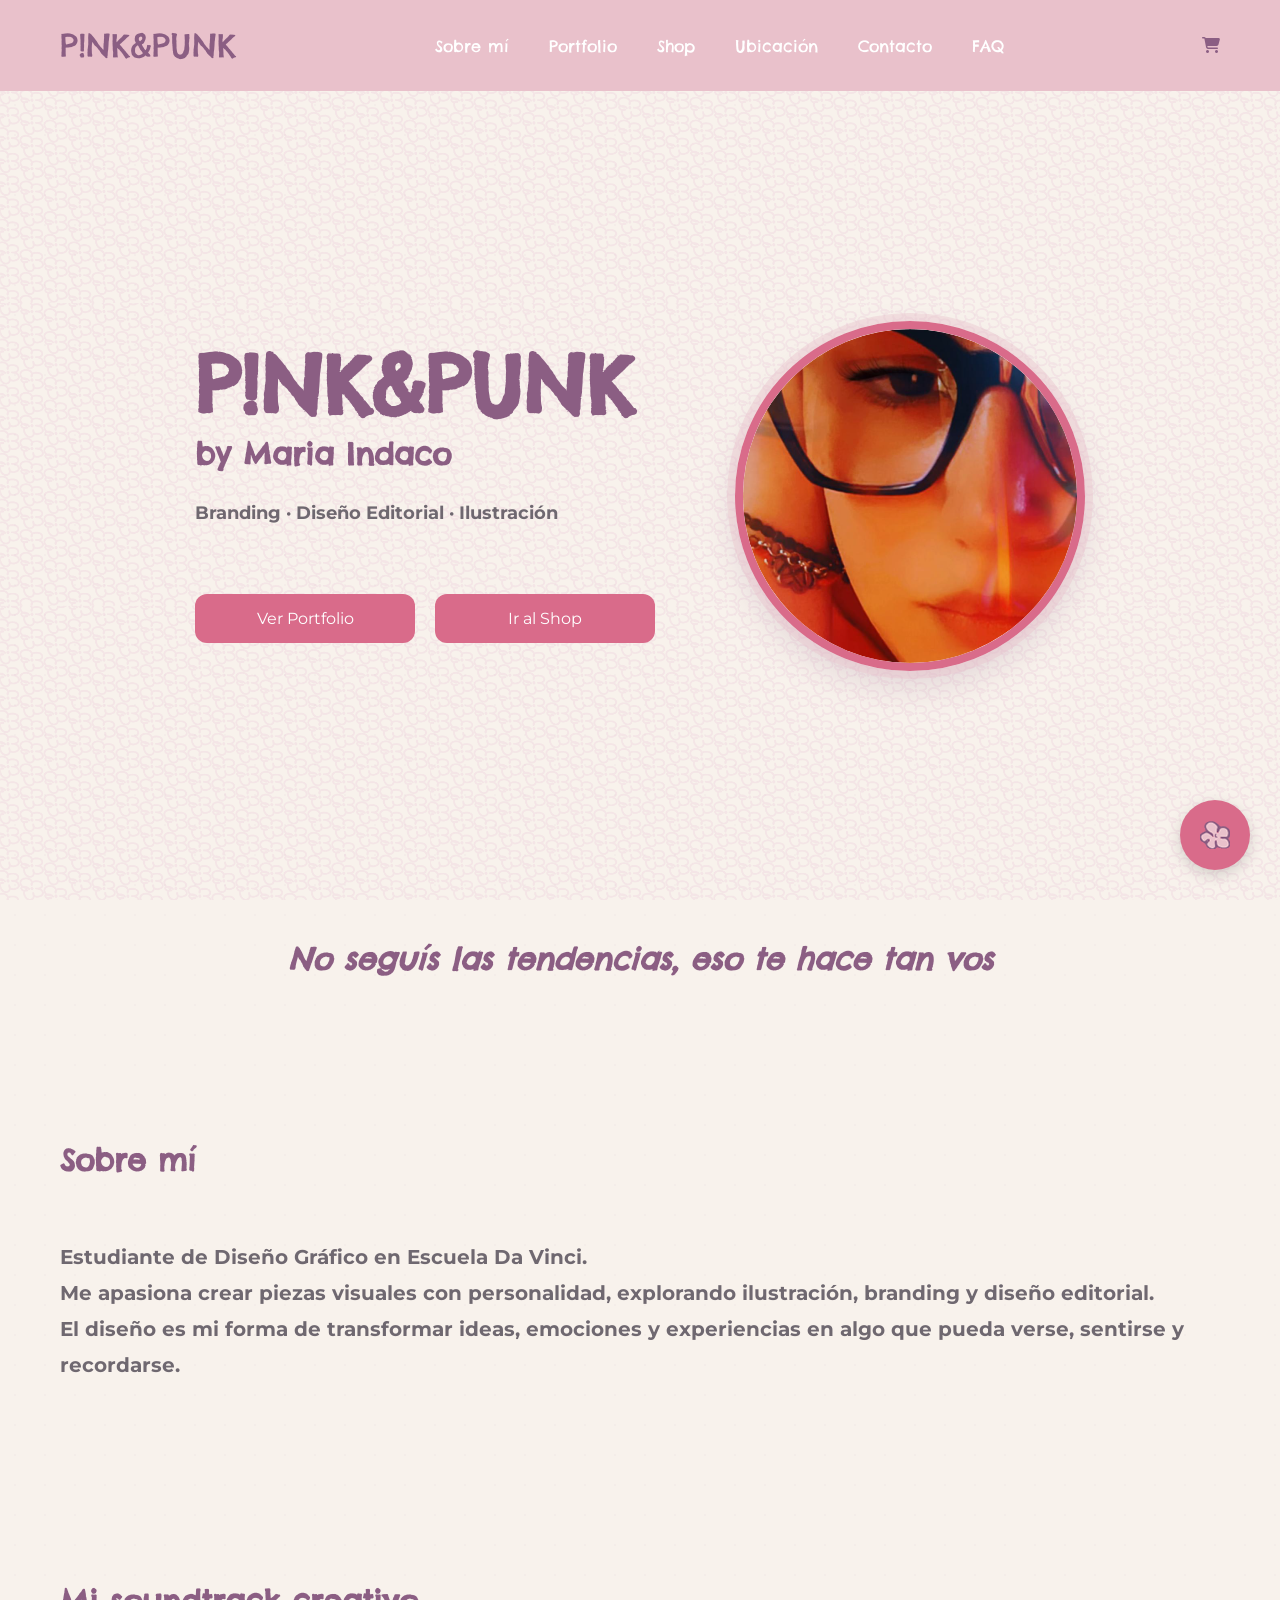
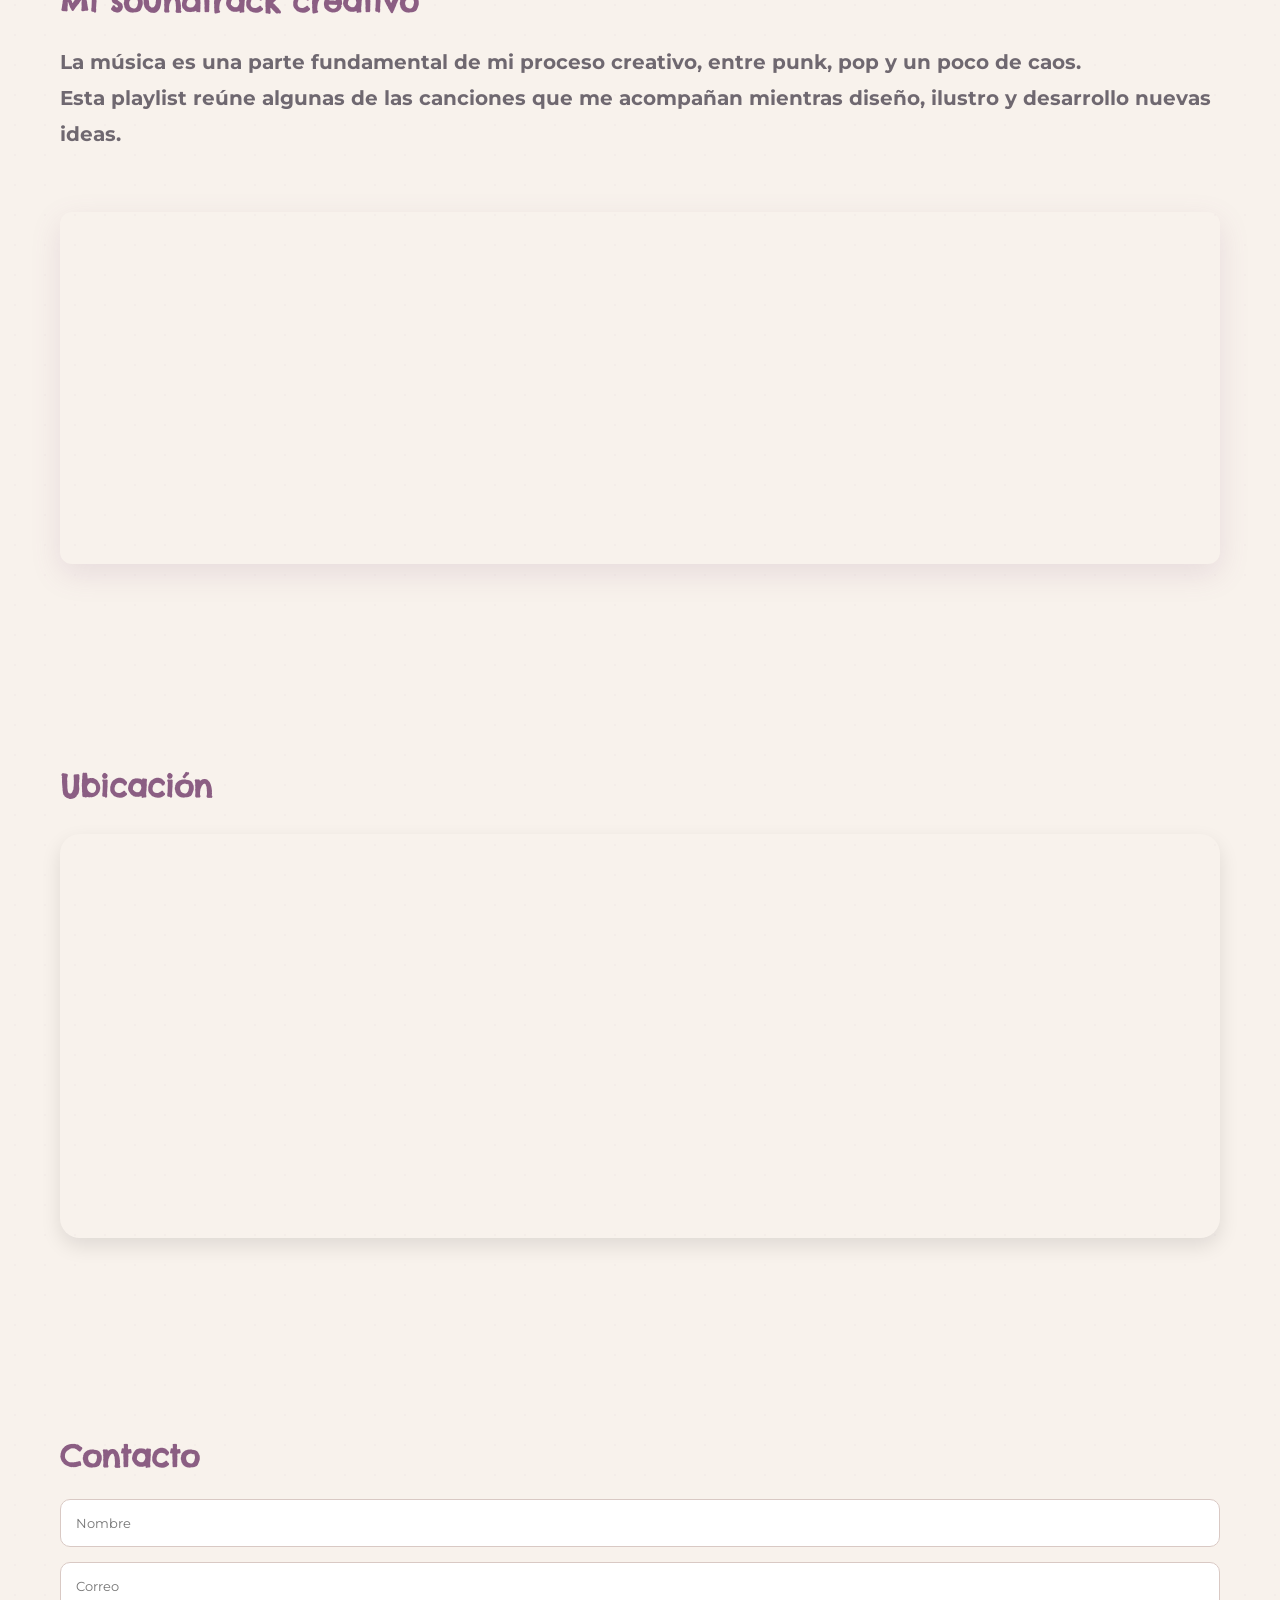
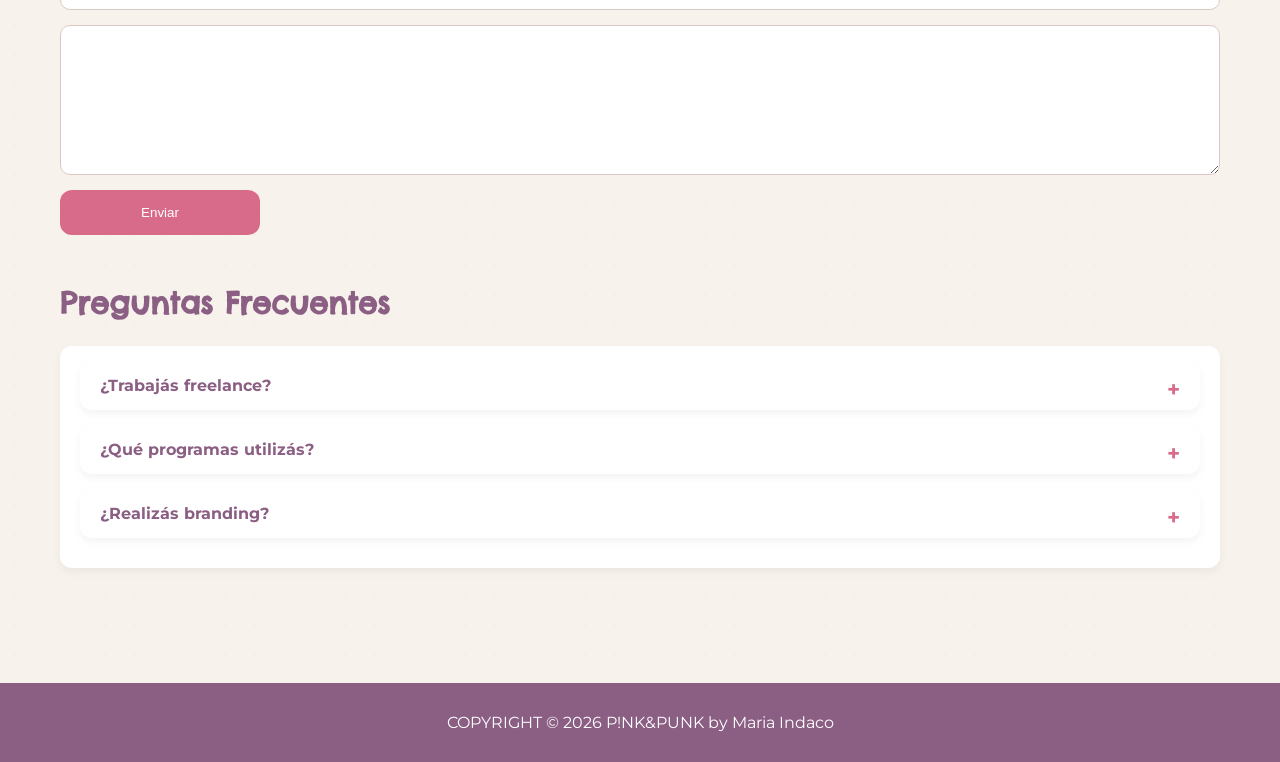
<file: index.html>
<!DOCTYPE html>
<html lang="es">

    <head>

<meta charset="UTF-8">
<meta name="viewport" content="width=device-width, initial-scale=1.0">

<title>P!NK&PUNK</title>

<link rel="stylesheet" href="css/style.css">

<link rel="icon" type="image/png" href="img/favi.png">

<link rel="preconnect" href="https://fonts.googleapis.com">
<link rel="preconnect" href="https://fonts.gstatic.com" crossorigin>

<link href="https://fonts.googleapis.com/css2?family=Chelsea+Market&display=swap" rel="stylesheet">

<link href="https://fonts.googleapis.com/css2?family=Cormorant+Garamond:wght@400;500;600;700&family=Montserrat:wght@300;400;500&display=swap" rel="stylesheet">

<link href="https://fonts.googleapis.com/css2?family=Crafty+Girls&family=Spicy+Rice&display=swap" rel="stylesheet">

<link rel="stylesheet" href="https://cdnjs.cloudflare.com/ajax/libs/font-awesome/6.5.1/css/all.min.css">

</head>


<header>

    <div class="logo">
    <a href="index.html">P!NK&PUNK</a>
</div>

    <div id="menu-toggle" class="menu-toggle">
        ☰

        <script>

const menuToggle = document.getElementById("menu-toggle");
const menu = document.getElementById("menu");

menuToggle.addEventListener("click", () => {
    menu.classList.toggle("active");
});

</script>
    </div>

    <nav id="menu">

        <a href="#sobre-mi">Sobre mí</a>
        <a href="portfolio.html">Portfolio</a>
        <a href="shop.html">Shop</a>
        <a href="#ubicacion">Ubicación</a>
        <a href="#contacto">Contacto</a>
        <a href="#faq">FAQ</a>
        

    </nav>

    <div class="cart">
    <a href="carrito.html">
        <i class="fa-solid fa-cart-shopping"></i>
    </a>
</div>

</header>

<main>

    <section class="hero">

    <div class="hero-text">

    <h1>P!NK&PUNK</h1>

    <h2>
    by Maria Indaco
</h2>

        

        <p>
            <strong>Branding · Diseño Editorial · Ilustración</strong>
        </p>

        <div class="hero-buttons">

            <a href="portfolio.html">
                Ver Portfolio
            </a>

            <a href="shop.html">
                Ir al Shop
            </a>

        </div>

    </div>

    <div class="hero-image">

        <img src="img/Perfil 25.png" alt="María Indaco">

    </div>

</section>


<section class="intro-frase">

    <h3><em>No seguís las tendencias, eso te hace tan vos</em></h3>


</section>


    <section id="sobre-mi">

        <h2>Sobre mí</h2>
       
        <p>
           <br><strong>Estudiante de Diseño Gráfico en Escuela Da Vinci.
            <br>Me apasiona crear piezas visuales con personalidad,
            explorando ilustración, branding y diseño editorial.
        <br>El diseño es mi forma de transformar ideas, emociones y experiencias en algo que pueda verse, sentirse y recordarse.</strong>
        </p>

    </section>

    <section class="spotify">

    <h2>Mi soundtrack creativo</h2>

    <p>
        <strong>La música es una parte fundamental de mi proceso creativo, entre punk, pop y un poco de caos. <br>Esta playlist reúne algunas de las canciones que me acompañan mientras diseño, ilustro y desarrollo nuevas ideas.</strong>
    </p>

    <iframe data-testid="embed-iframe" style="border-radius:12px" src="https://open.spotify.com/embed/playlist/0mGh7xn7EeZTJkzdtwPyLg?utm_source=generator&si=4b82ec7b87794e06" width="100%" height="352" frameBorder="0" allowfullscreen="" allow="autoplay; clipboard-write; encrypted-media; fullscreen; picture-in-picture" loading="lazy"></iframe>

</section>

    <section id="ubicacion">

    <h2>Ubicación</h2>

    <div class="mapa">
     
<iframe src="https://www.google.com/maps/embed?pb=!1m18!1m12!1m3!1d47623.750297991304!2d-58.56978957316969!3d-34.47442102919468!2m3!1f0!2f0!3f0!3m2!1i1024!2i768!4f13.1!3m3!1m2!1s0x95bcb03cd891437f%3A0xab3b49e671350275!2sSan%20Isidro%2C%20Provincia%20de%20Buenos%20Aires!5e1!3m2!1ses-419!2sar!4v1781361308586!5m2!1ses-419!2sar" width="600" height="450" style="border:0;" allowfullscreen="" loading="lazy" referrerpolicy="no-referrer-when-downgrade"></iframe>
    </div>

</section>
    
    <section class="contacto-faq">

    <div class="contacto-box" id="contacto">

        <h2>Contacto</h2>

        <form>

            <input
                type="text"
                name="nombre"
                placeholder="Nombre"
            >

            <input
                type="email"
                name="correo"
                placeholder="Correo"
            >

            <textarea
                name="mensaje"
                placeholder="Mensaje">
            </textarea>

            <button type="submit">
                Enviar
            </button>

        </form>

    </div>

    <div class="faq-box" id="faq">

        <h2>Preguntas Frecuentes</h2>

        <div class="faq-item">
            <details class="faq-item">

    <summary><strong>¿Trabajás freelance?</strong></summary>

    <p>
        Sí, realizo proyectos freelance de branding, diseño editorial, ilustración y comunicación visual.
    </p>

</details>

        <details class="faq-item">

    <summary><strong>¿Qué programas utilizás?</strong></summary>

    <p>
        Adobe Illustrator, Photoshop, InDesign, After Effects y Visual Studio Code.
    </p>

</details>

        <details class="faq-item">

    <summary><strong>¿Realizás branding?</strong></summary>

    <p>
        Sí, desarrollo identidades visuales, logotipos, piezas gráficas y sistemas de marca.
    </p>

</details>

    </div>

</section>

</main>

<footer>

    <p>
        COPYRIGHT © 2026 P!NK&PUNK by Maria Indaco
    </p>

</footer>
<script>

document.addEventListener("DOMContentLoaded", () => {

    const menuToggle = document.getElementById("menu-toggle");
    const menu = document.getElementById("menu");

    menuToggle.addEventListener("click", () => {
        menu.classList.toggle("active");
    });

});

</script>

<a href="#" class="back-to-top">
    <img src="img/favi.png" alt="Volver arriba">
</a>

</body>
</file>
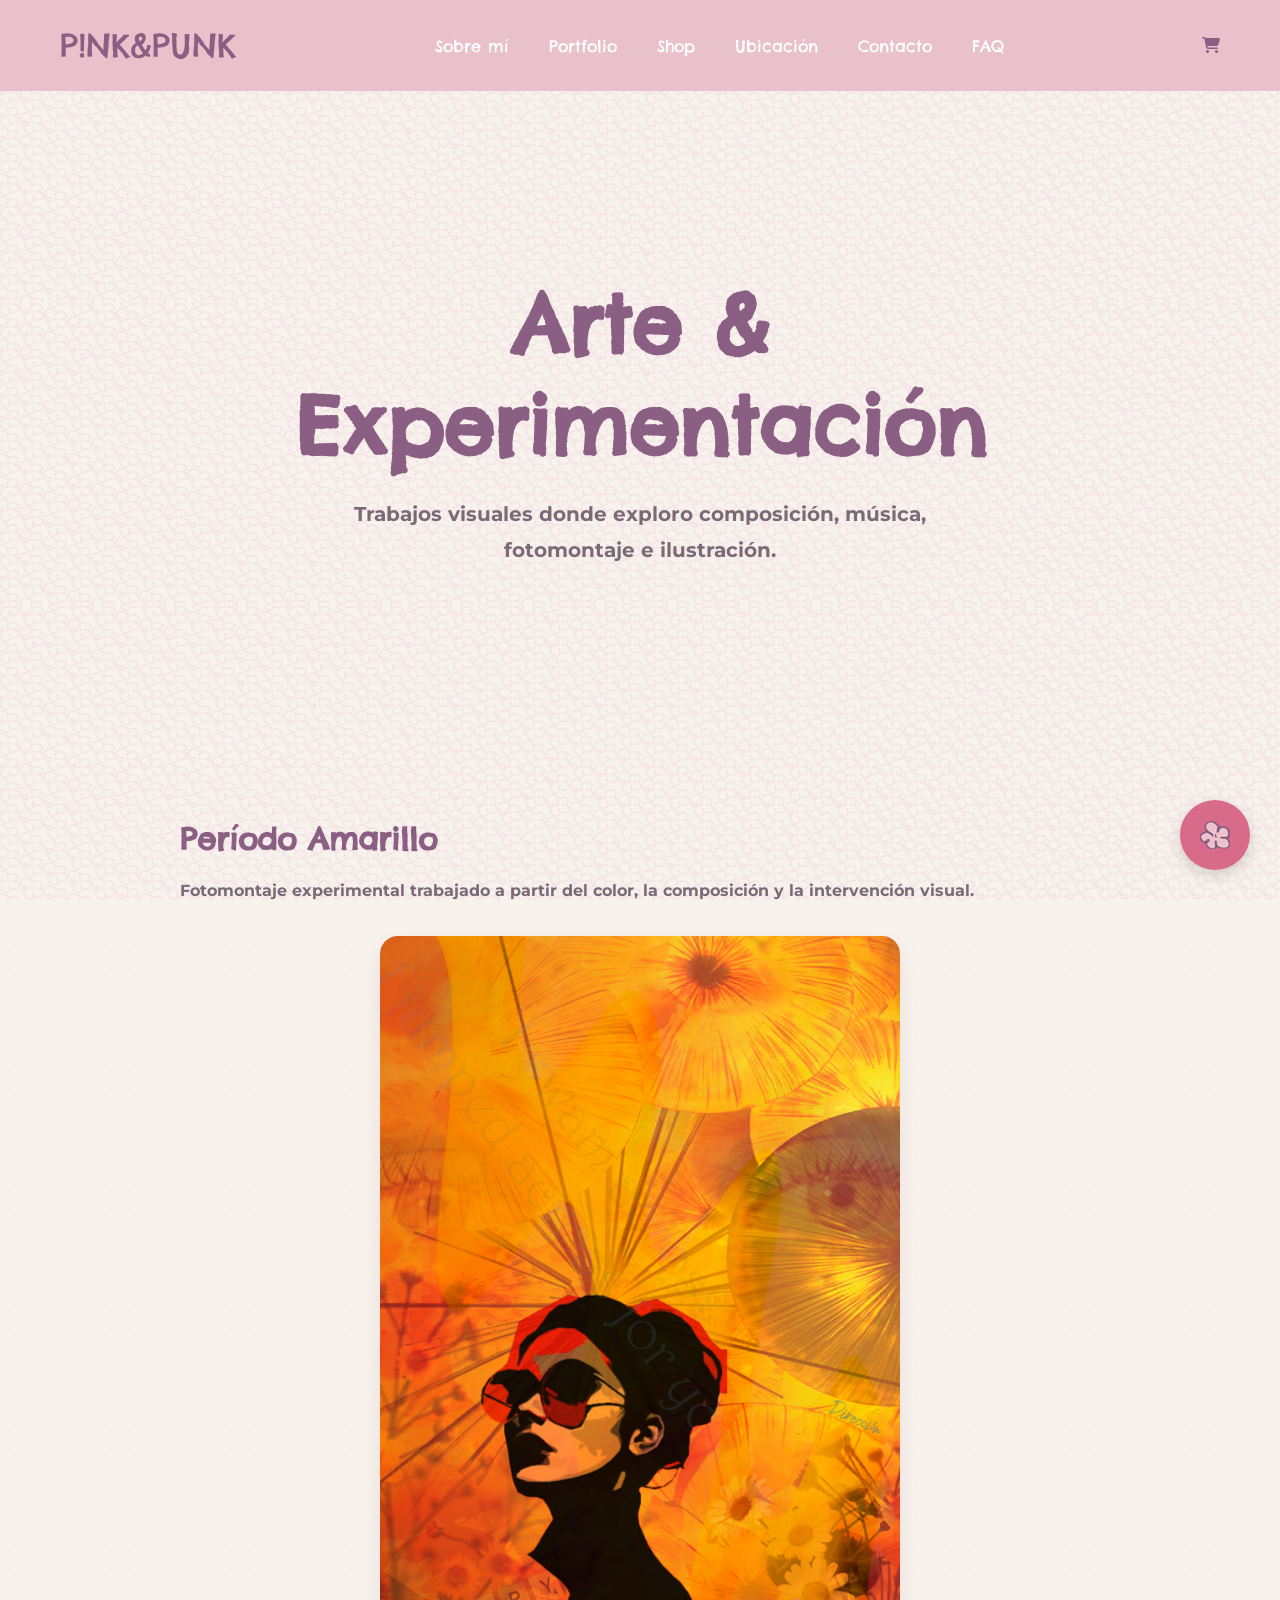
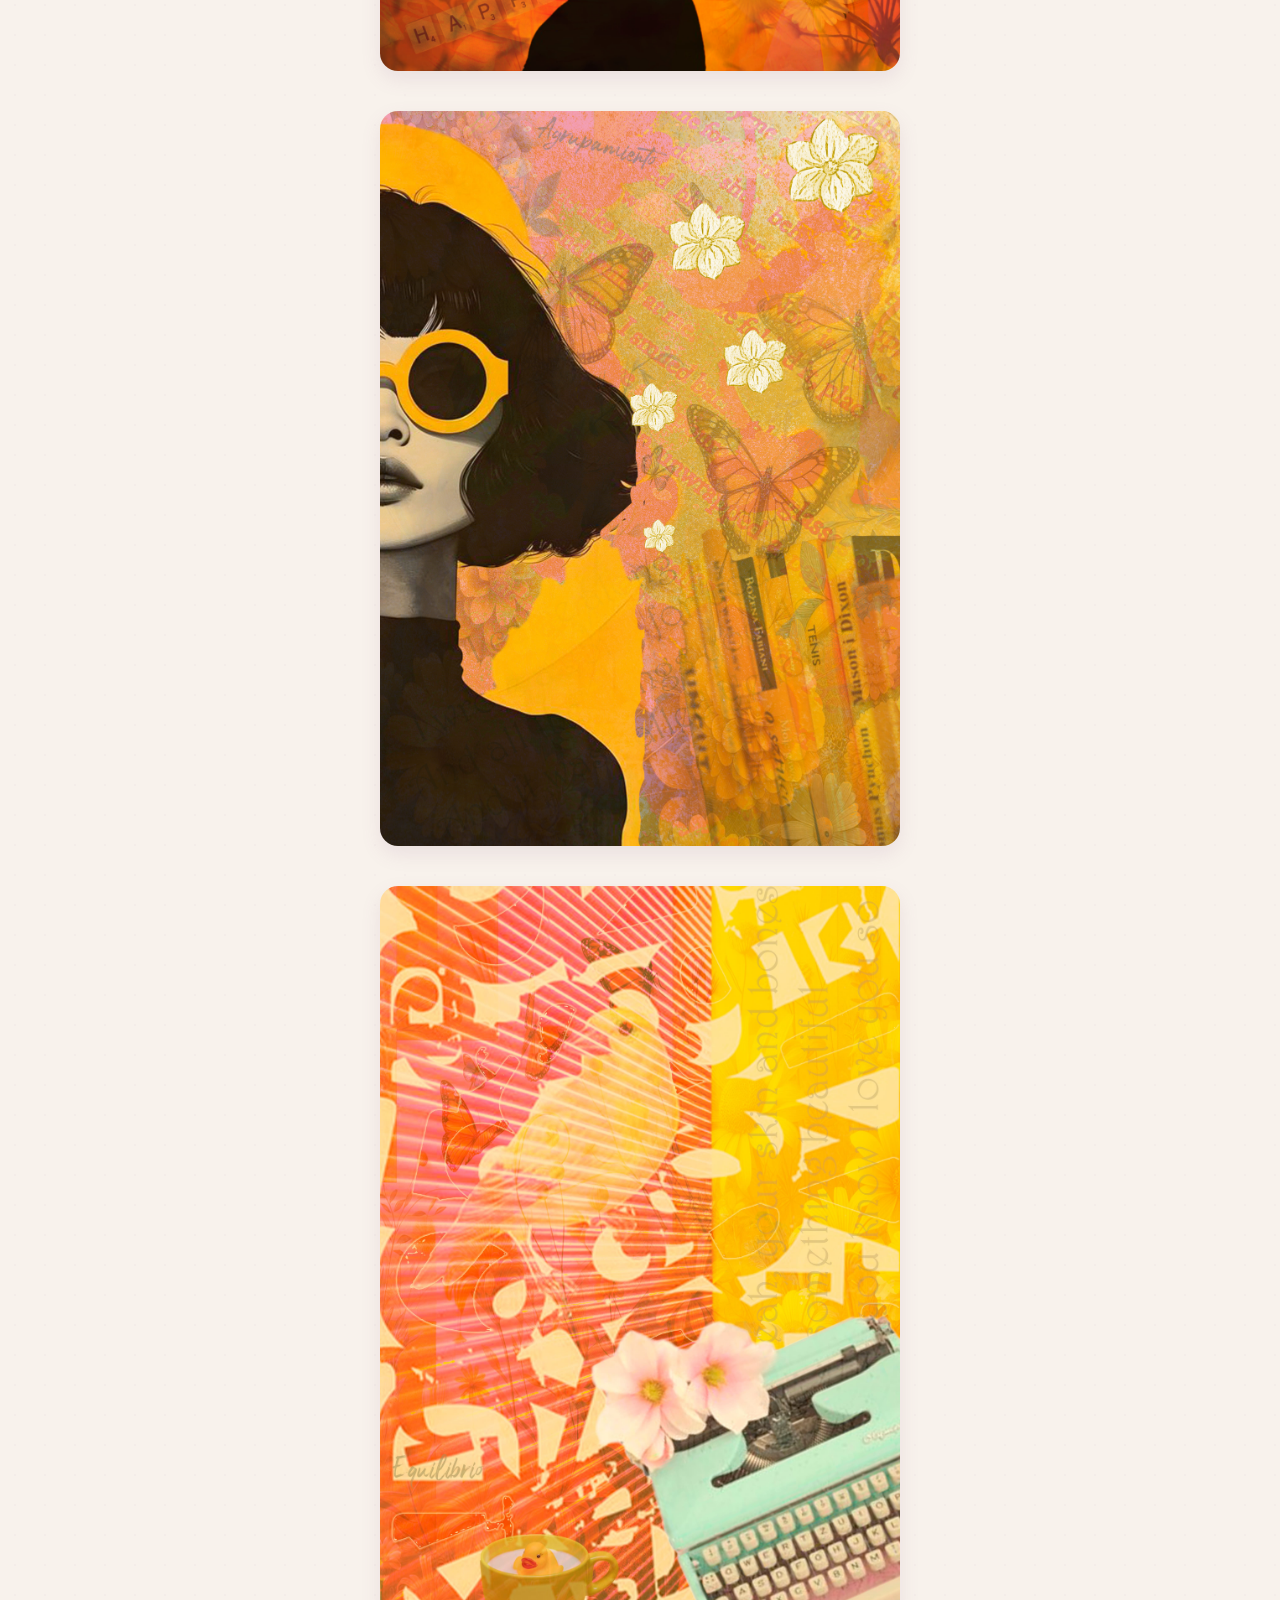
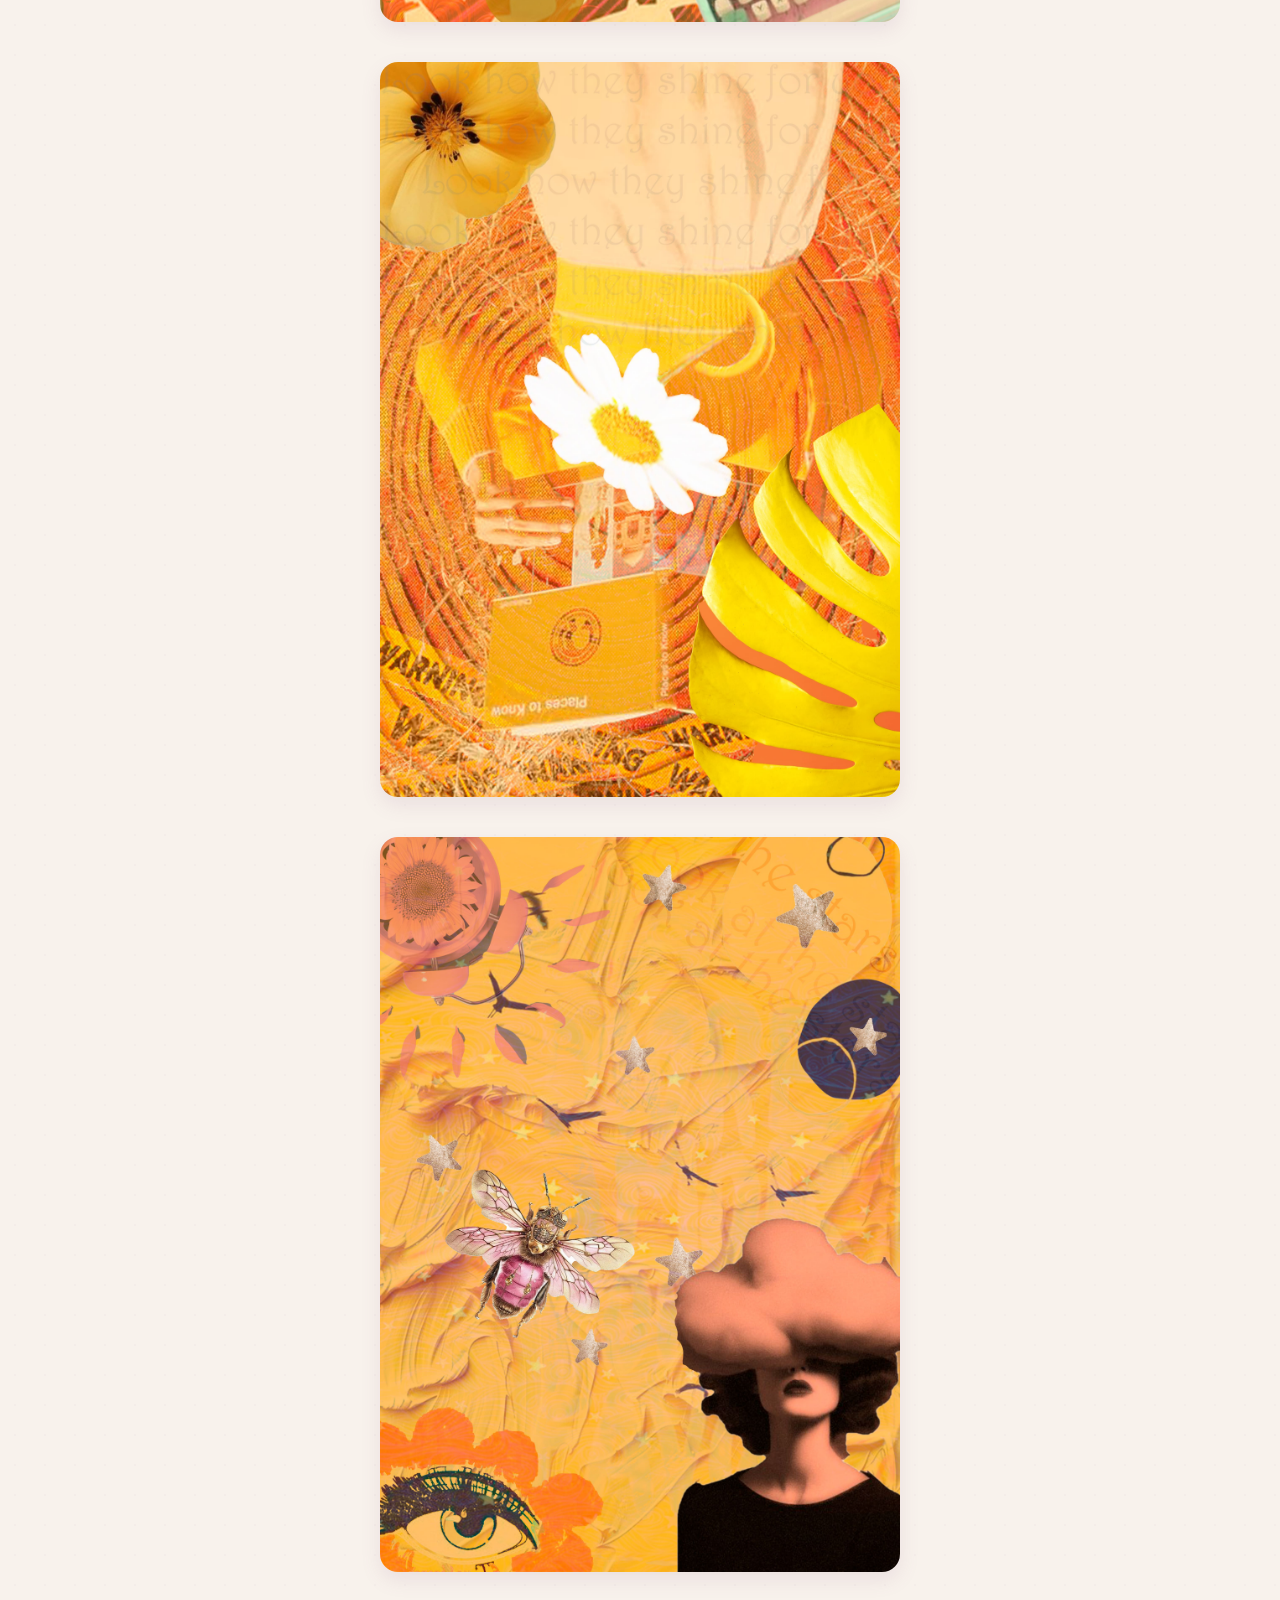
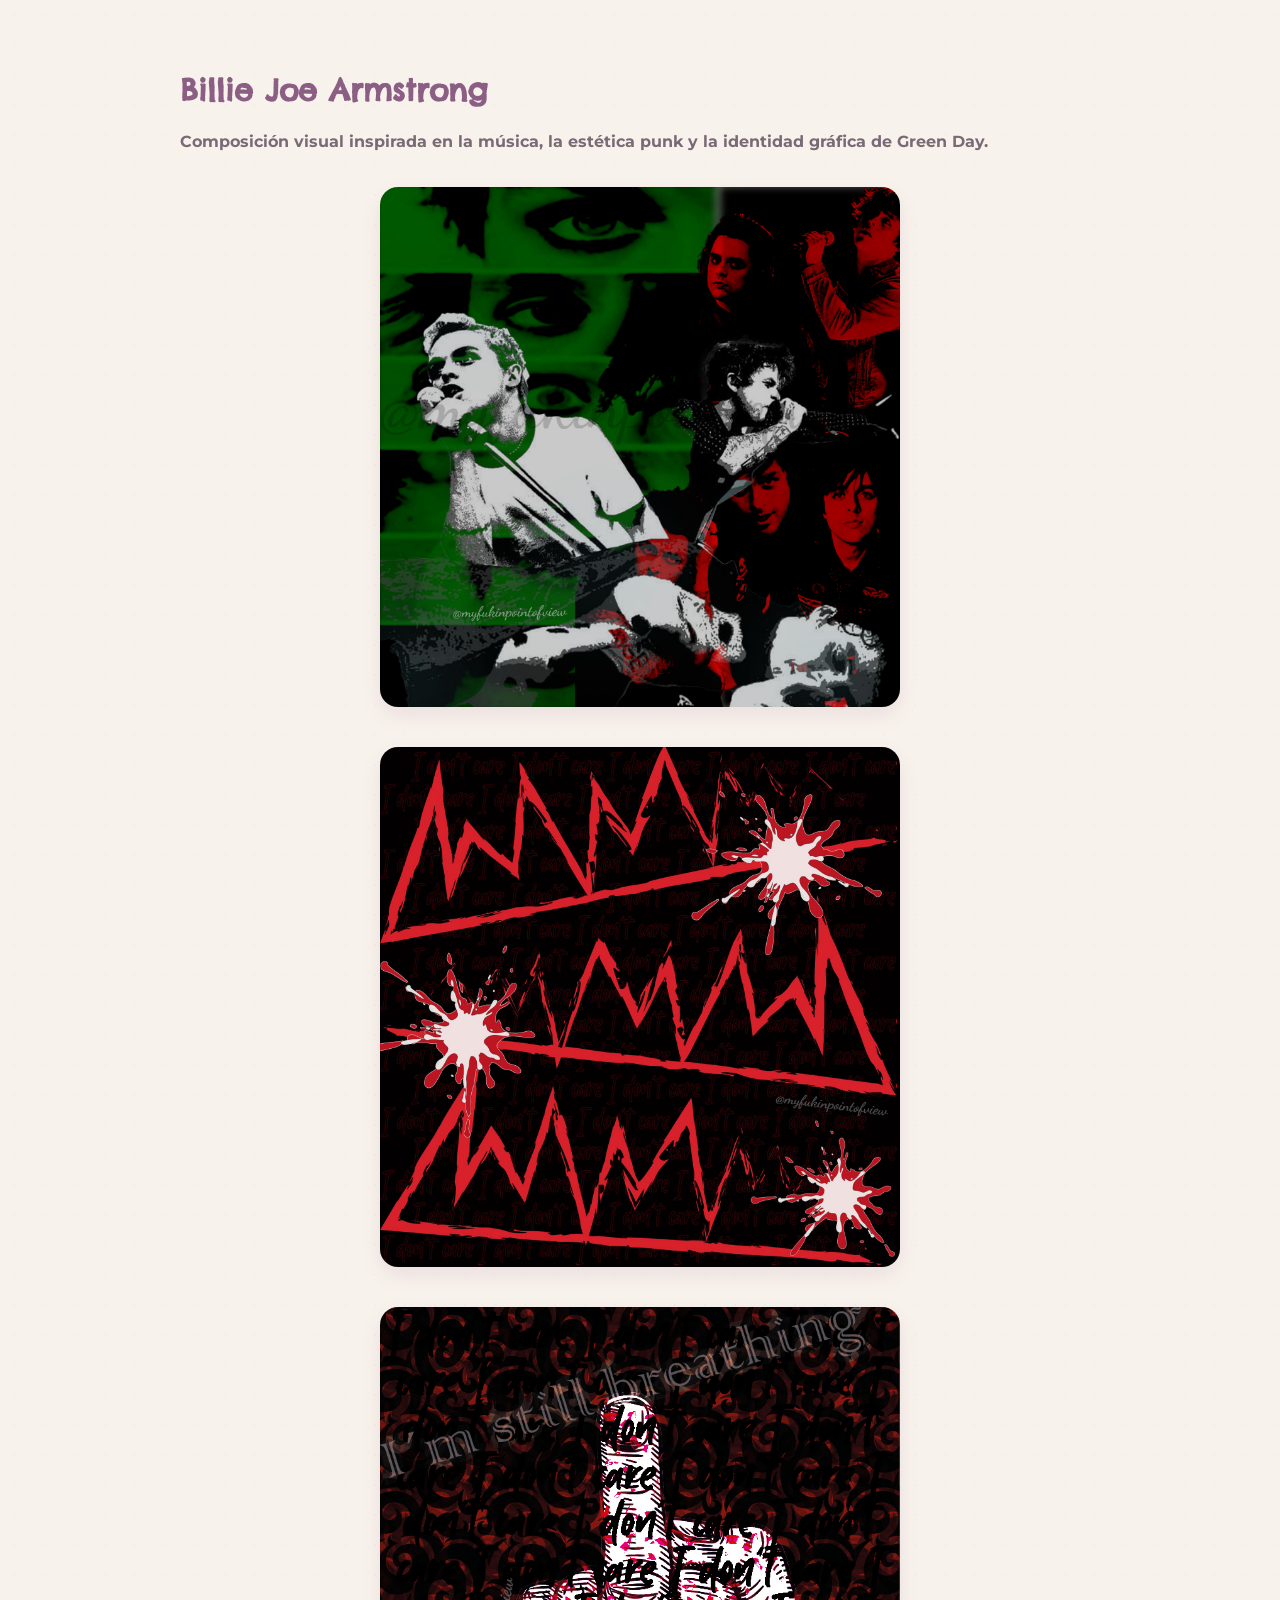
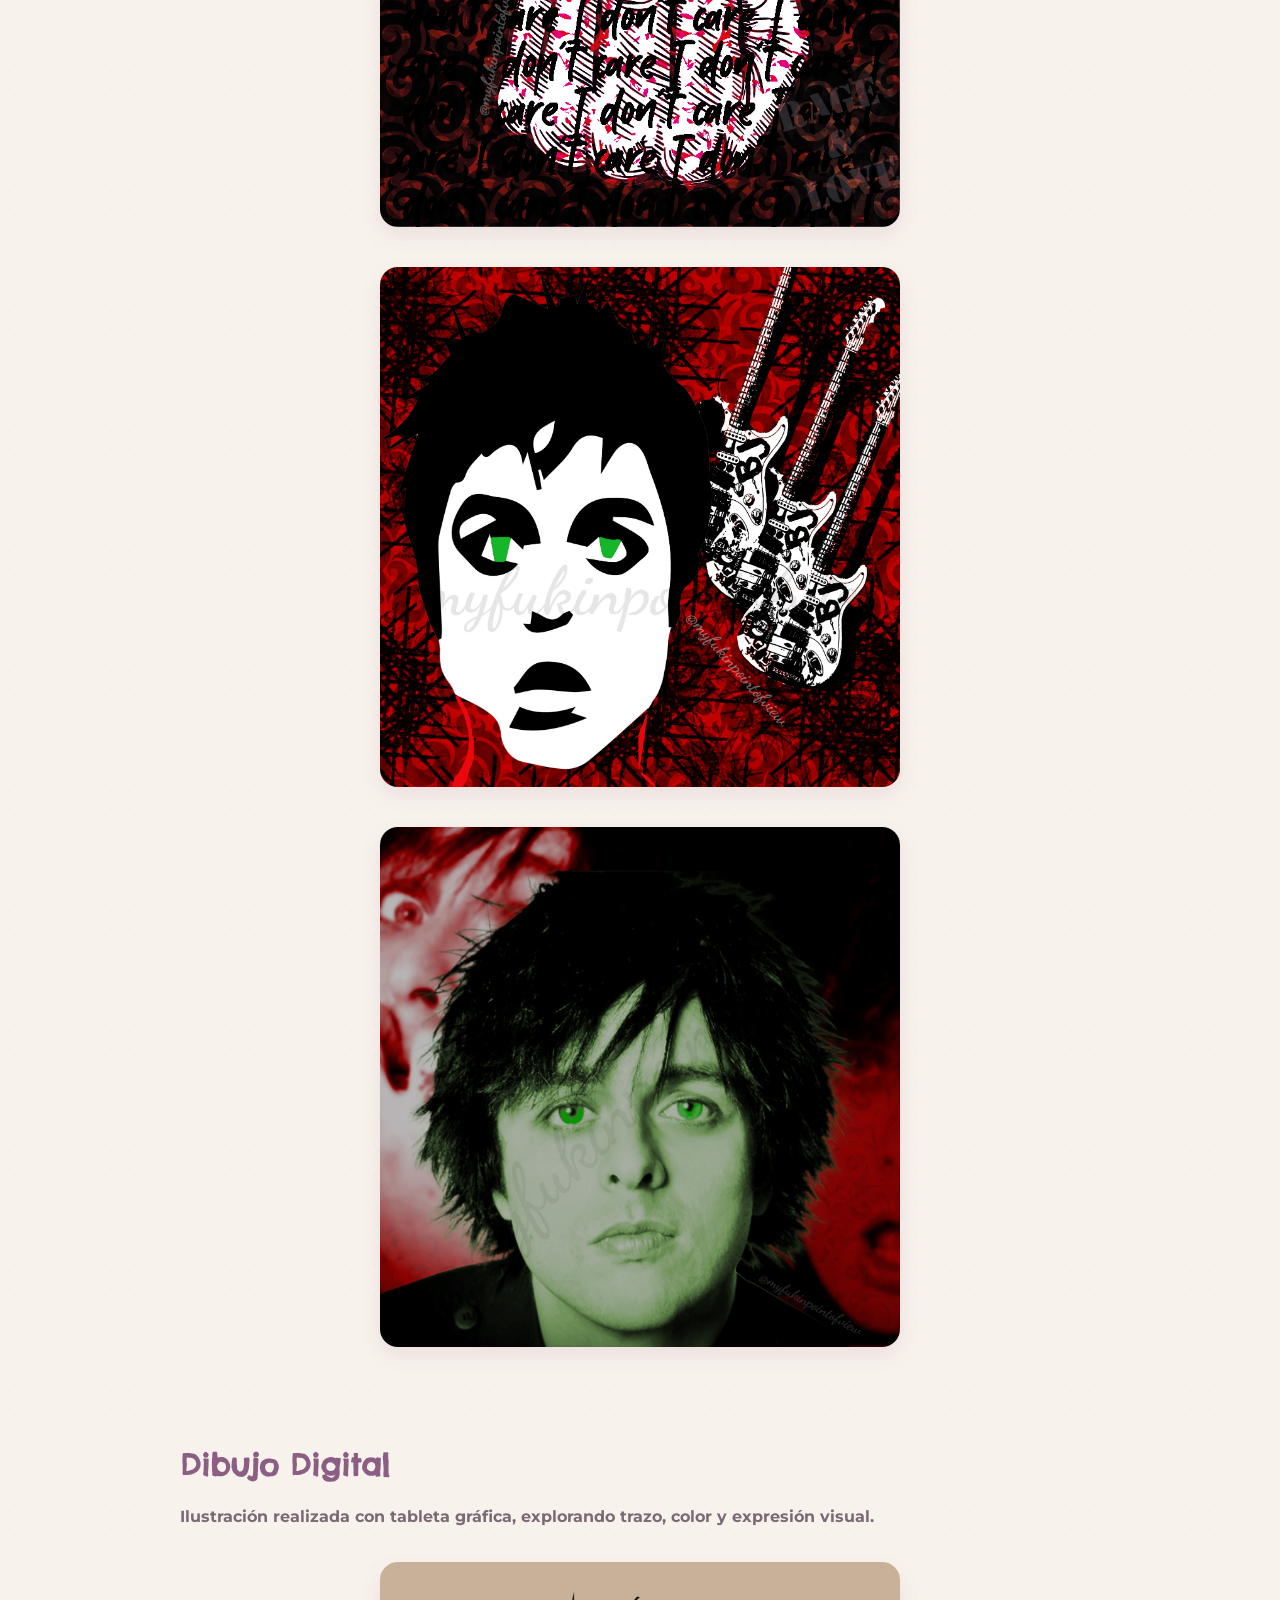
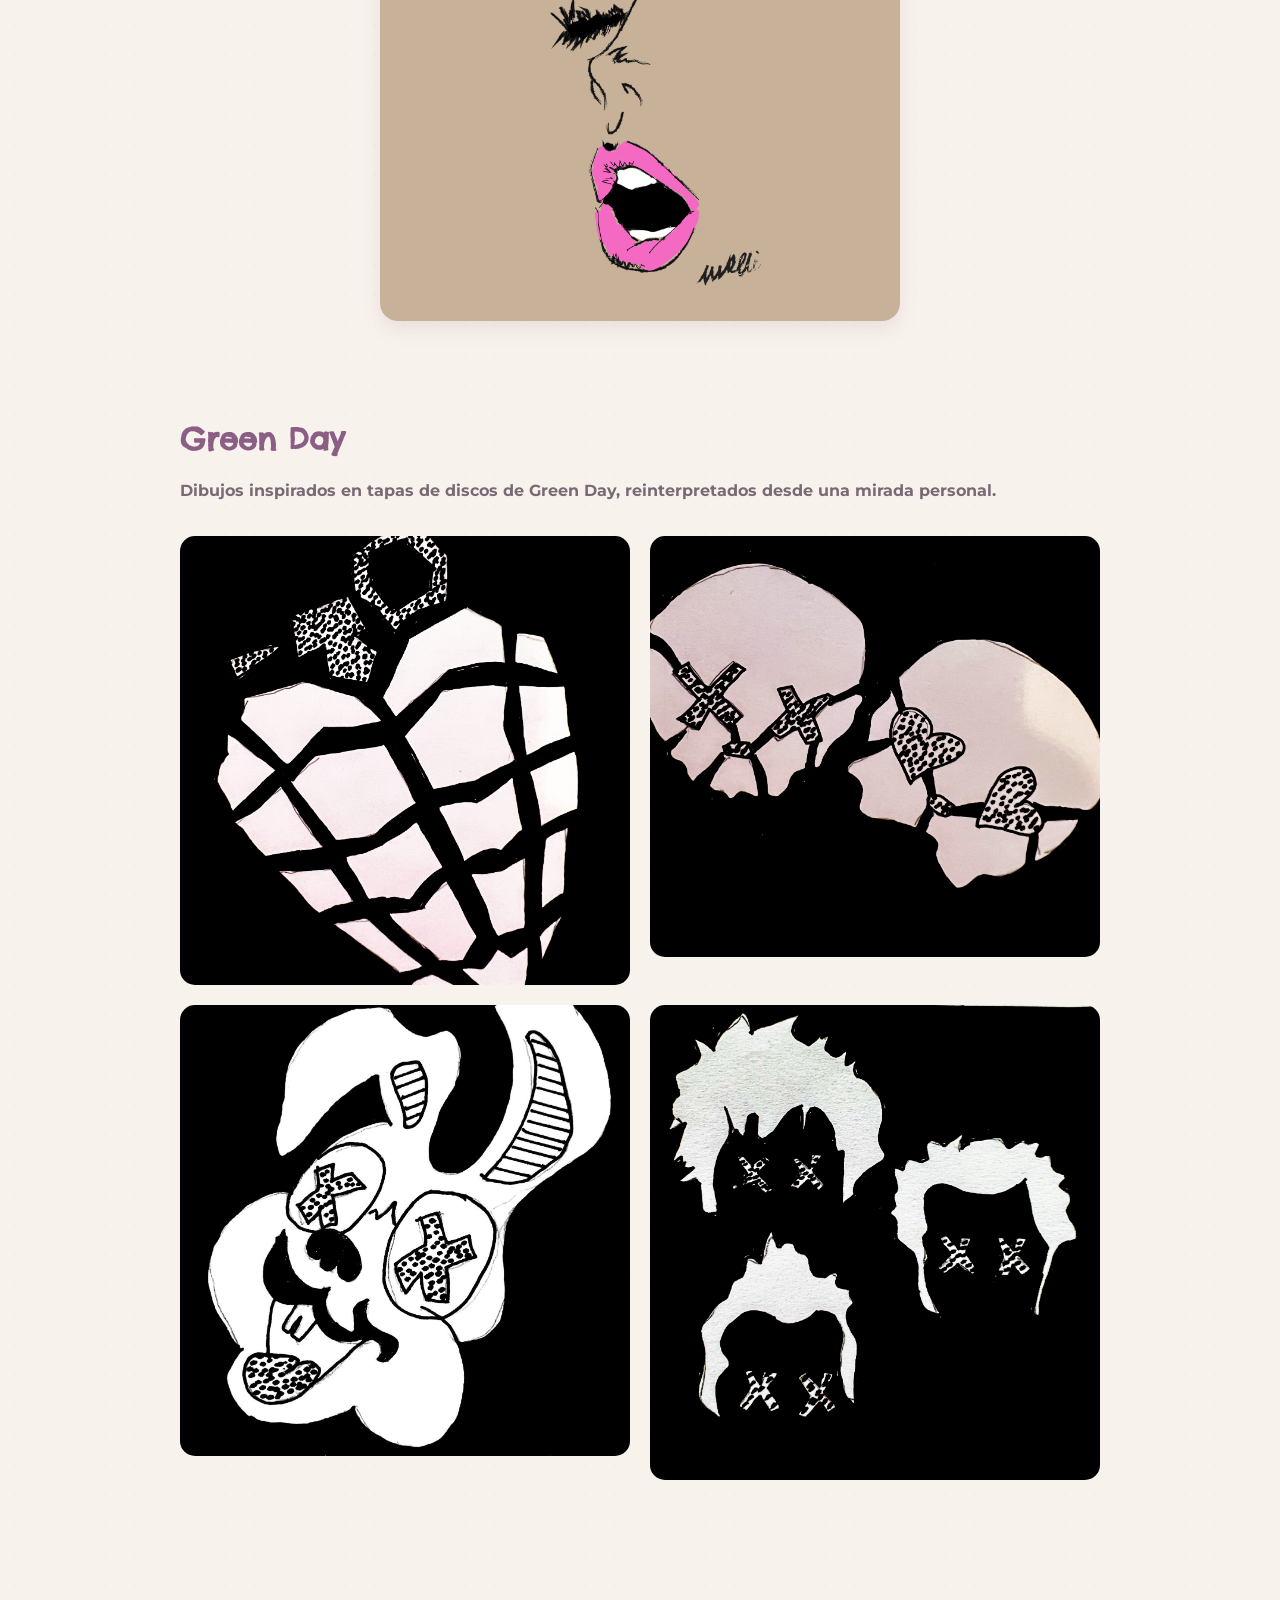
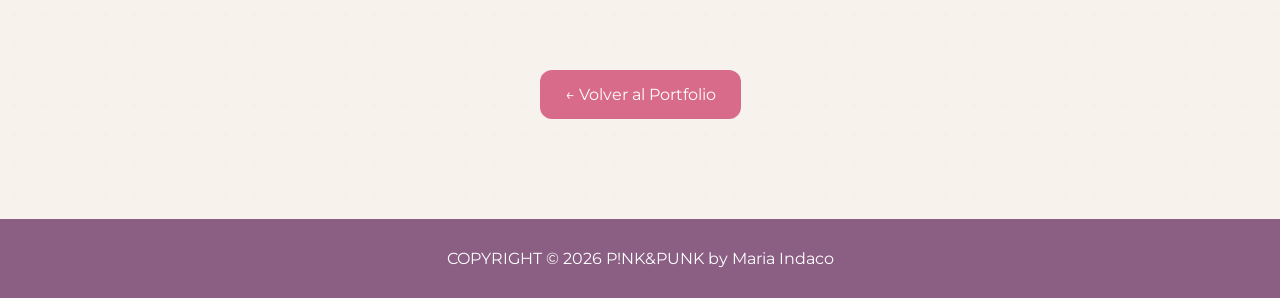
<file: arte.html>
<!DOCTYPE html>
<html lang="es">

    <head>

<meta charset="UTF-8">
<meta name="viewport" content="width=device-width, initial-scale=1.0">

<title>Arte & Experimentación | P!NK&PUNK</title>

<link rel="stylesheet" href="css/style.css">

<link rel="icon" type="image/png" href="img/favi.png">

<link rel="preconnect" href="https://fonts.googleapis.com">
<link rel="preconnect" href="https://fonts.gstatic.com" crossorigin>

<link href="https://fonts.googleapis.com/css2?family=Chelsea+Market&display=swap" rel="stylesheet">

<link href="https://fonts.googleapis.com/css2?family=Cormorant+Garamond:wght@400;500;600;700&family=Montserrat:wght@300;400;500&display=swap" rel="stylesheet">

<link href="https://fonts.googleapis.com/css2?family=Crafty+Girls&family=Spicy+Rice&display=swap" rel="stylesheet">

<link rel="stylesheet" href="https://cdnjs.cloudflare.com/ajax/libs/font-awesome/6.5.1/css/all.min.css">

</head>

<header>

    <div class="logo">
    <a href="index.html">P!NK&PUNK</a>
</div>

    <div id="menu-toggle" class="menu-toggle">
        ☰

        <script>

const menuToggle = document.getElementById("menu-toggle");
const menu = document.getElementById("menu");

menuToggle.addEventListener("click", () => {
    menu.classList.toggle("active");
});

</script>
    </div>

    <nav id="menu">

        <a href="index.html#sobre-mi">Sobre mí</a>
<a href="portfolio.html">Portfolio</a>
<a href="shop.html">Shop</a>
<a href="index.html#ubicacion">Ubicación</a>
<a href="index.html#contacto">Contacto</a>
<a href="index.html#faq">FAQ</a>
        

    </nav>

    <div class="cart">
    <a href="carrito.html">
        <i class="fa-solid fa-cart-shopping"></i>
    </a>
</div>

</header>

<main>

<section class="proyecto-detalle">

    <main>

    <section class="portfolio-hero">

        <h1>Arte & <br>Experimentación</h1>

        <p>
            <strong>Trabajos visuales donde exploro composición, música, fotomontaje e ilustración.</strong>
        </p>

    </section>

    <section class="proyectos-editorial">

        <section class="proyecto-detalle">

            <h2>Período Amarillo</h2>

            <p>
                <strong>Fotomontaje experimental trabajado a partir del color, la composición y la intervención visual.</strong>
            </p>

            <img class="ilustracion-img" src="img/proyecto4.jpg" alt="Período Amarillo">
            <img class="ilustracion-img" src="img/1.jpg" alt="Período Amarillo">
            <img class="ilustracion-img" src="img/2.2.jpg" alt="Período Amarillo">
            <img class="ilustracion-img" src="img/4.2.jpg" alt="Período Amarillo">
            <img class="ilustracion-img" src="img/5.2.jpg" alt="Período Amarillo">


        </section>

        <section class="proyecto-detalle">

            <h2>Billie Joe Armstrong</h2>

            <p>
                <strong>Composición visual inspirada en la música, la estética punk y la identidad gráfica de Green Day.</strong>
            </p>

            <img class="ilustracion-img" src="img/Composicion Collage.jpg" alt="Billie Joe Armstrong">
            <img class="ilustracion-img" src="img/Composicion Sonido.jpg" alt="Billie Joe Armstrong">
            <img class="ilustracion-img" src="img/Composicion Tipografica.jpg" alt="Billie Joe Armstrong">
            <img class="ilustracion-img" src="img/Composicion Vector.jpg" alt="Billie Joe Armstrong">
            <img class="ilustracion-img" src="img/Retrato Fotografico.jpg" alt="Billie Joe Armstrong">
        </section>

        <section class="proyecto-detalle">

            <h2>Dibujo Digital</h2>

            <p>
                <strong>Ilustración realizada con tableta gráfica, explorando trazo, color y expresión visual.</strong>
            </p>

            <img class="ilustracion-img" src="img/Girly Lips.jpg" alt="Dibujo digital">

        </section>

        <section class="proyecto-detalle">

            <h2>Green Day</h2>

            <p>
                <strong>Dibujos inspirados en tapas de discos de Green Day, reinterpretados desde una mirada personal.</strong>
            </p>

            <div class="galeria-editorial">
                <img src="img/R Handgranade.jpg" alt="Dibujo inspirado en Green Day">
                <img src="img/Rage&Love.jpg" alt="Dibujo inspirado en Green Day">
                <img src="img/unnamed.jpg" alt="Dibujo inspirado en Green Day">
                <img src="img/Trilogy.jpg" alt="Dibujo inspirado en Green Day">
            </div>

        </section>

    </section>


</main>

<div class="volver-portfolio">
    <a href="portfolio.html">← Volver al Portfolio</a>
</div>

<a href="#" class="back-to-top">
    <img src="img/favi.png" alt="Volver arriba">
</a>

<script>
document.addEventListener("DOMContentLoaded", () => {
    const menuToggle = document.getElementById("menu-toggle");
    const menu = document.getElementById("menu");

    menuToggle.addEventListener("click", () => {
        menu.classList.toggle("active");
    });
});
</script>

</main>

<footer>

    <p>
        COPYRIGHT © 2026 P!NK&PUNK by Maria Indaco
    </p>

</footer>
</file>
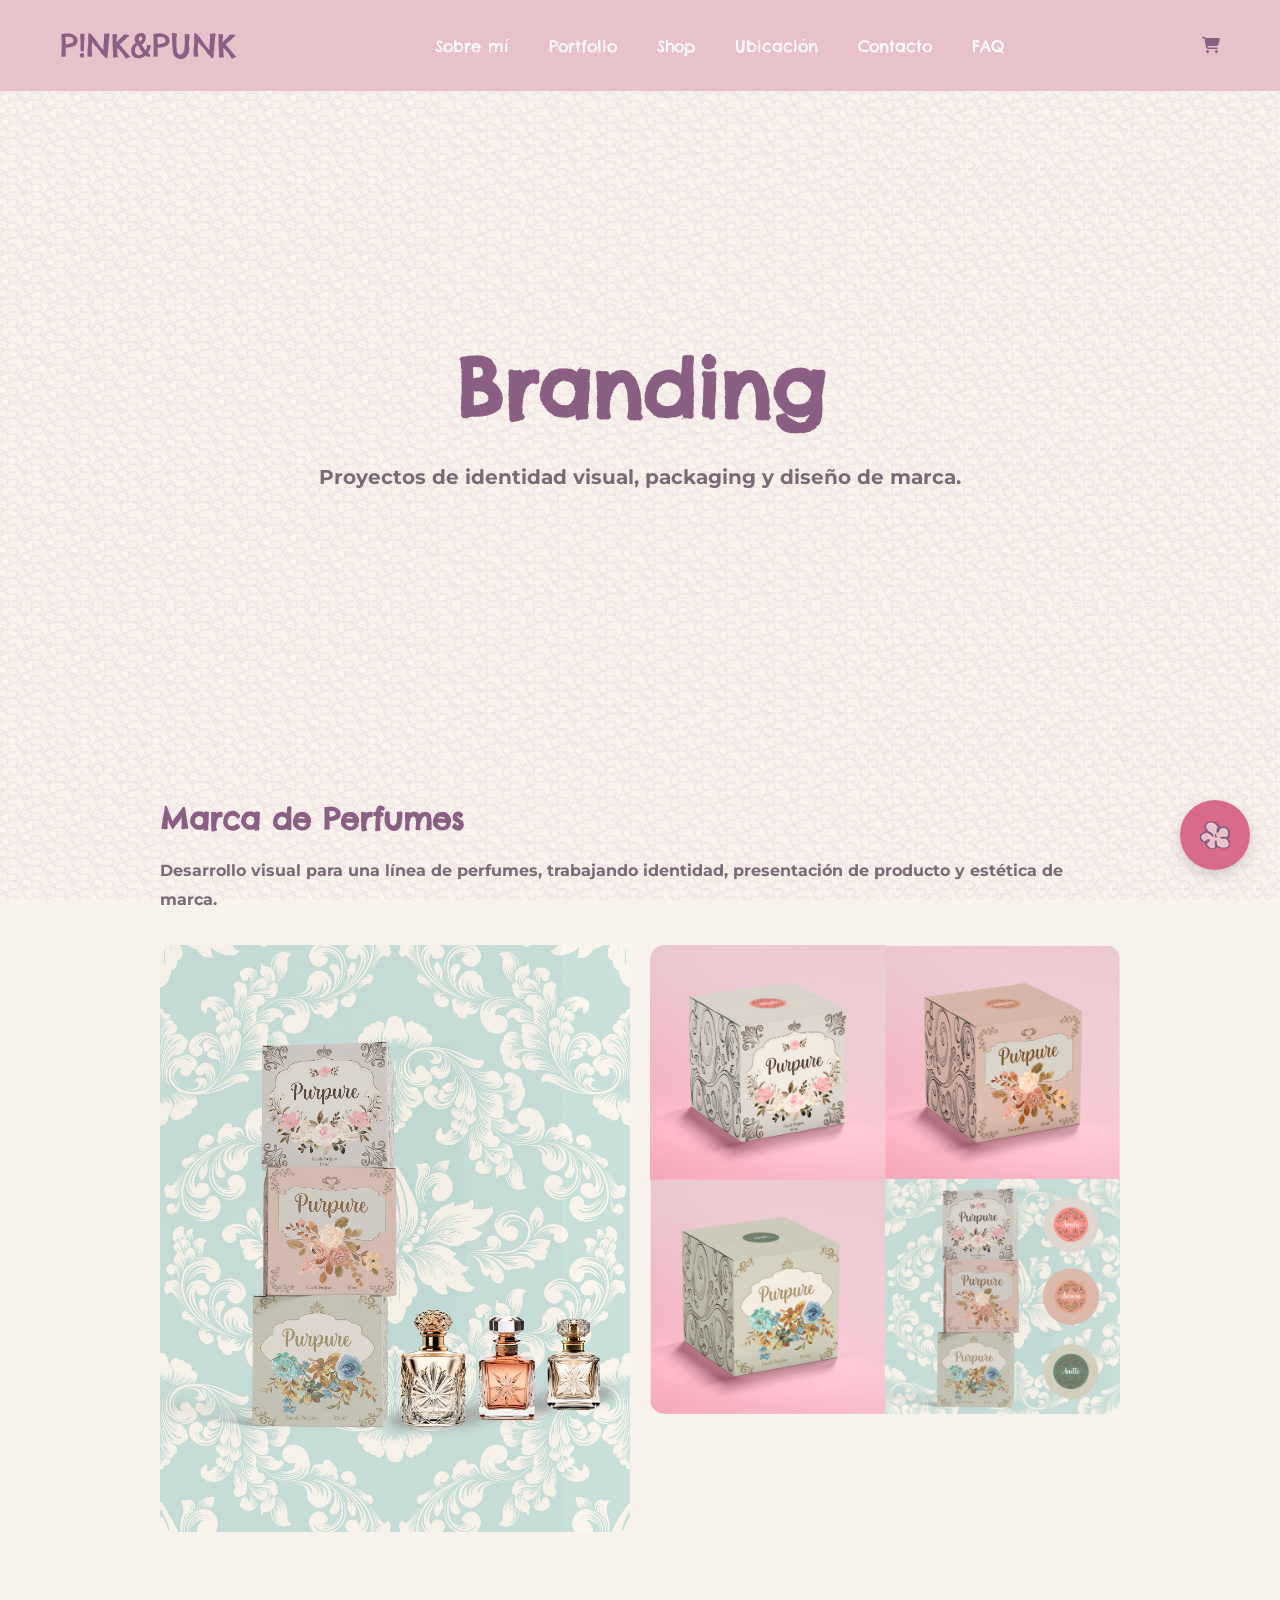
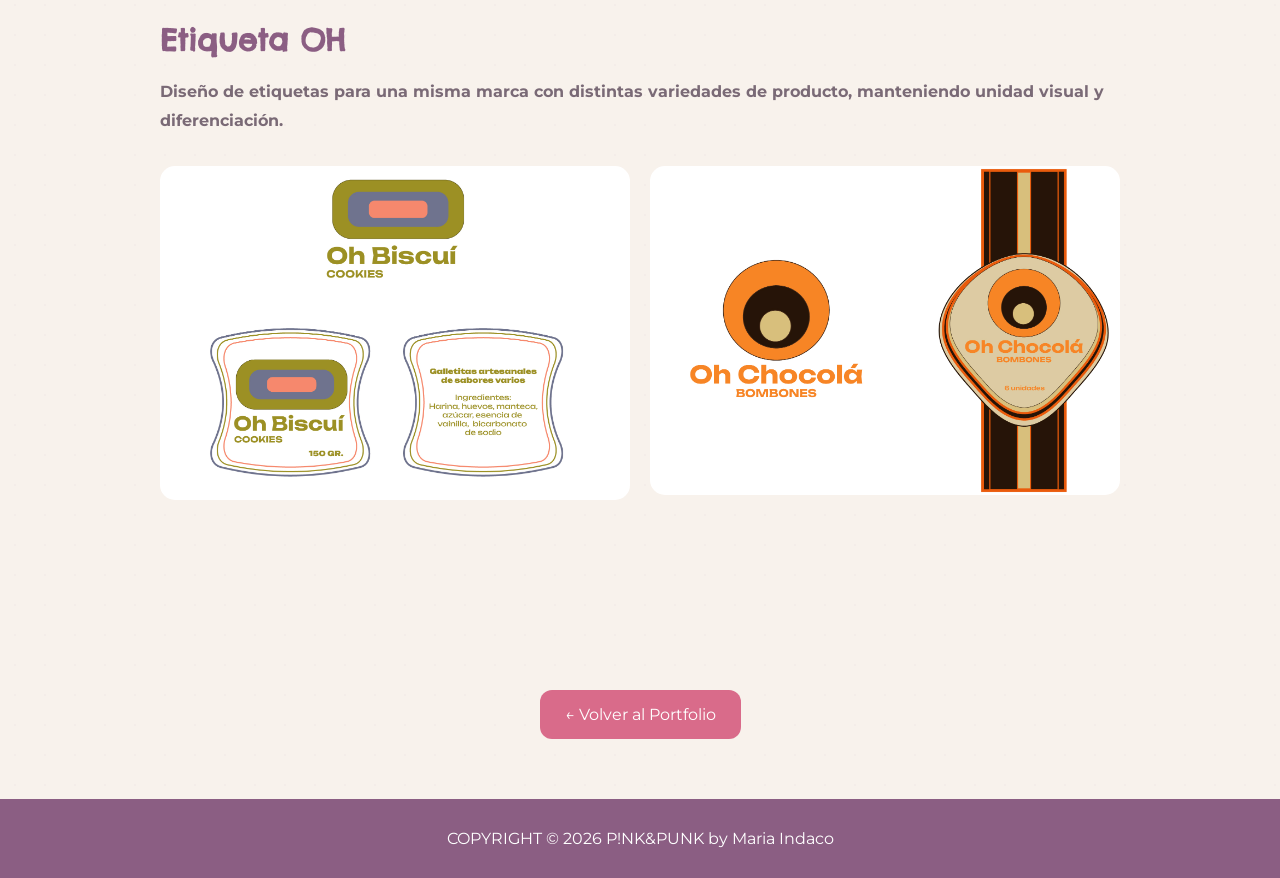
<file: branding.html>
<!DOCTYPE html>
<html lang="es">

    <head>

<meta charset="UTF-8">
<meta name="viewport" content="width=device-width, initial-scale=1.0">

<title>Branding | P!NK&PUNK</title>

<link rel="stylesheet" href="css/style.css">

<link rel="icon" type="image/png" href="img/favi.png">

<link rel="preconnect" href="https://fonts.googleapis.com">
<link rel="preconnect" href="https://fonts.gstatic.com" crossorigin>

<link href="https://fonts.googleapis.com/css2?family=Chelsea+Market&display=swap" rel="stylesheet">

<link href="https://fonts.googleapis.com/css2?family=Cormorant+Garamond:wght@400;500;600;700&family=Montserrat:wght@300;400;500&display=swap" rel="stylesheet">

<link href="https://fonts.googleapis.com/css2?family=Crafty+Girls&family=Spicy+Rice&display=swap" rel="stylesheet">

<link rel="stylesheet" href="https://cdnjs.cloudflare.com/ajax/libs/font-awesome/6.5.1/css/all.min.css">

</head>

<header>

    <div class="logo">
    <a href="index.html">P!NK&PUNK</a>
</div>

    <div id="menu-toggle" class="menu-toggle">
        ☰

        <script>

const menuToggle = document.getElementById("menu-toggle");
const menu = document.getElementById("menu");

menuToggle.addEventListener("click", () => {
    menu.classList.toggle("active");
});

</script>
    </div>

    <nav id="menu">

       <a href="index.html#sobre-mi">Sobre mí</a>
<a href="portfolio.html">Portfolio</a>
<a href="shop.html">Shop</a>
<a href="index.html#ubicacion">Ubicación</a>
<a href="index.html#contacto">Contacto</a>
<a href="index.html#faq">FAQ</a>
        

    </nav>

    <div class="cart">
    <a href="carrito.html">
        <i class="fa-solid fa-cart-shopping"></i>
    </a>
</div>

</header>

<main>

    <section class="portfolio-hero">

    <h1>Branding</h1>

    <p>
        <strong>Proyectos de identidad visual, packaging y diseño de marca.</strong>
    </p>

</section>

<section class="proyectos-editorial">

    <section class="proyecto-detalle">

        <h2>Marca de Perfumes</h2>

        <p>
            <strong>Desarrollo visual para una línea de perfumes, trabajando identidad, presentación de producto y estética de marca.</strong>
        </p>

        <div class="galeria-editorial">

            <img src="img/PurpureM.jpg" alt="Marca de Perfumes">
            <img src="img/PURPURE.jpg" alt="Marca de Perfumes">

        </div>

    </section>

    <section class="proyecto-detalle">

        <h2>Etiqueta OH</h2>

        <p>
            <strong>Diseño de etiquetas para una misma marca con distintas variedades de producto, manteniendo unidad visual y diferenciación.</strong>
        </p>

        <div class="galeria-editorial">

            <img src="img/Etiqueta Oh Biscui.jpg" alt="Etiqueta Oh Biscui">
            <img src="img/Etiqueta Oh Chocola.jpg" alt="Etiqueta Oh Chocola">

        </div>

    </section>

</section>

<div class="volver-portfolio">
    <a href="portfolio.html">← Volver al Portfolio</a>
</div>

<a href="#" class="back-to-top">
    <img src="img/favi.png" alt="Volver arriba">
</a>

<script>
document.addEventListener("DOMContentLoaded", () => {
    const menuToggle = document.getElementById("menu-toggle");
    const menu = document.getElementById("menu");

    menuToggle.addEventListener("click", () => {
        menu.classList.toggle("active");
    });
});
</script>

</main>

<footer>

    <p>
        COPYRIGHT © 2026 P!NK&PUNK by Maria Indaco
    </p>

</footer>
</file>
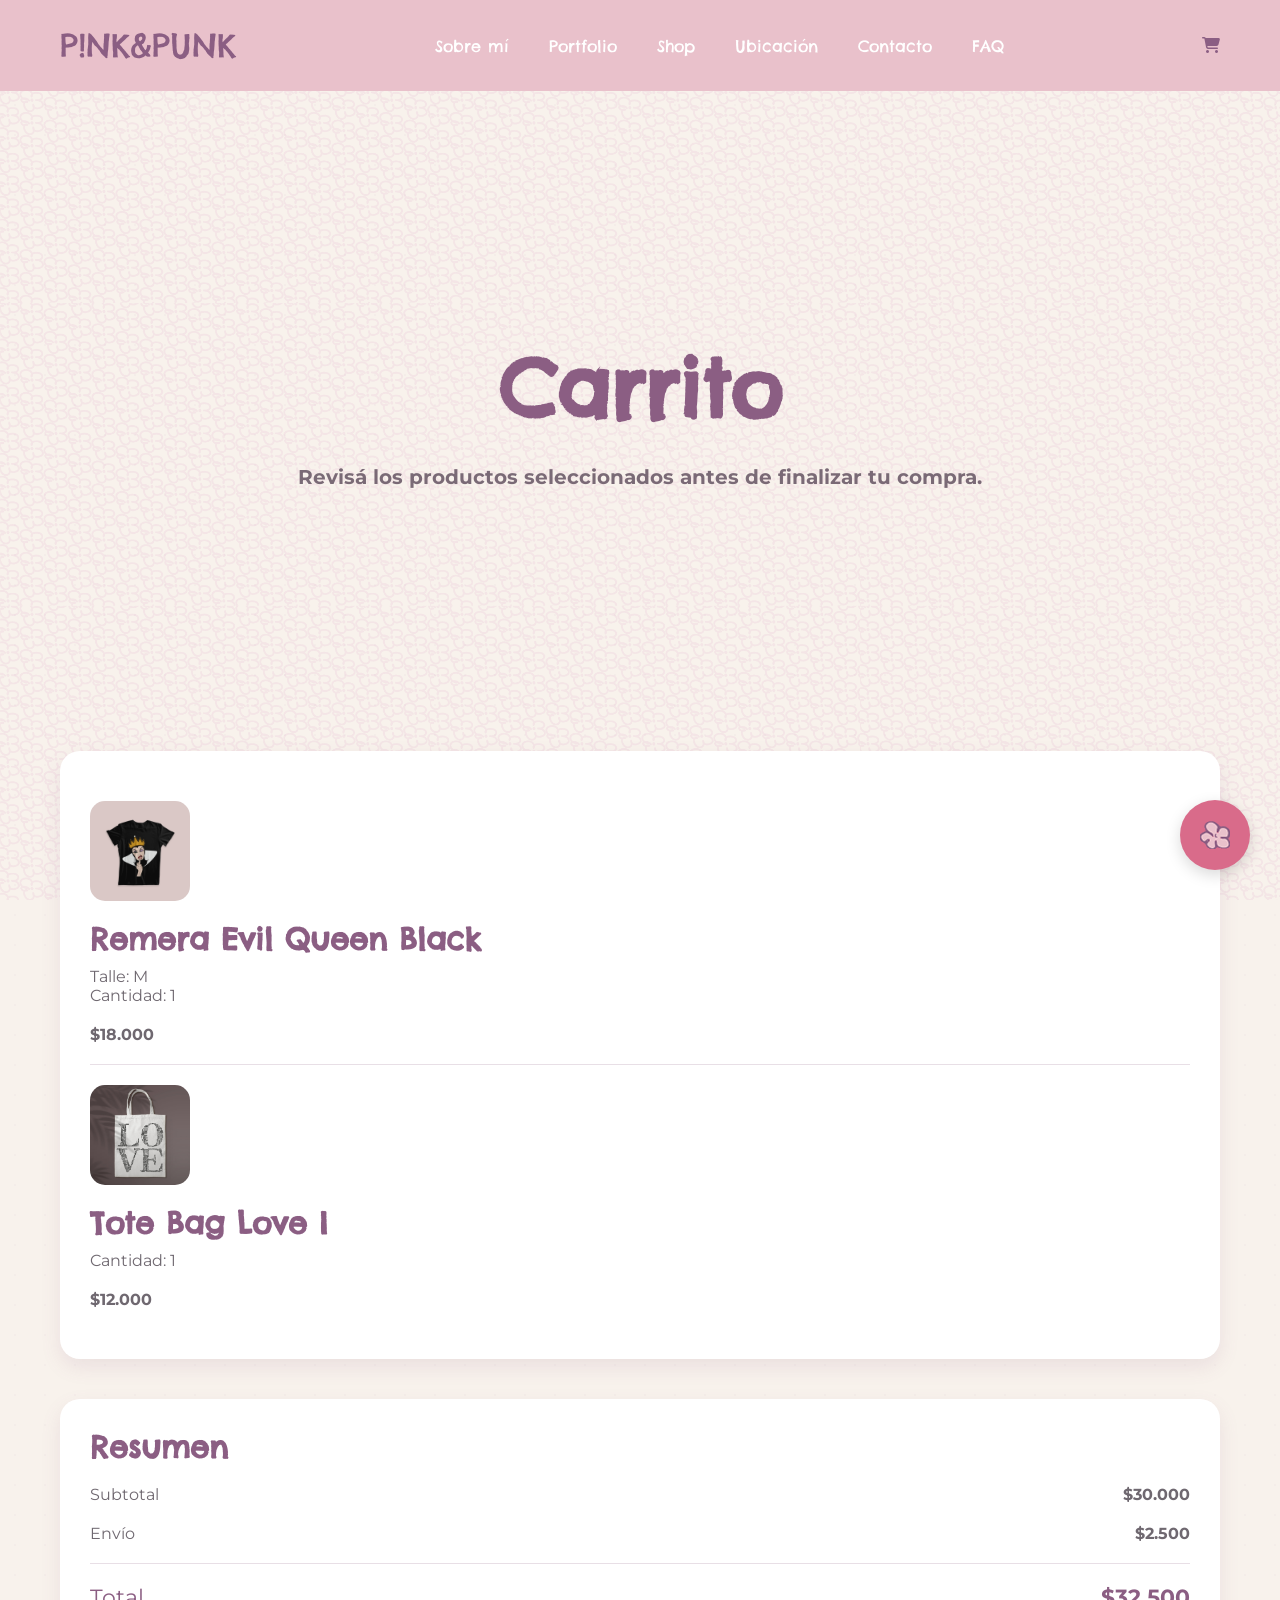
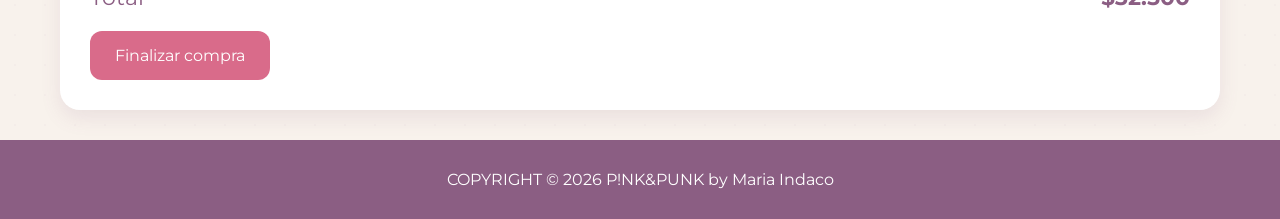
<file: carrito.html>
<!DOCTYPE html>
<html lang="es">

<head>
    <meta charset="UTF-8">
    <meta name="viewport" content="width=device-width, initial-scale=1.0">
    <title>Carrito | P!NK&PUNK</title>

    <link rel="stylesheet" href="css/style.css">
    <link rel="icon" type="image/png" href="img/favi.png">

    <link rel="preconnect" href="https://fonts.googleapis.com">
    <link rel="preconnect" href="https://fonts.gstatic.com" crossorigin>
    <link href="https://fonts.googleapis.com/css2?family=Chelsea+Market&display=swap" rel="stylesheet">
    <link href="https://fonts.googleapis.com/css2?family=Cormorant+Garamond:wght@400;500;600;700&family=Montserrat:wght@300;400;500&display=swap" rel="stylesheet">

    <link rel="stylesheet" href="https://cdnjs.cloudflare.com/ajax/libs/font-awesome/6.5.1/css/all.min.css">
</head>

<body id="top">

<header>

    <div class="logo">
        <a href="index.html">P!NK&PUNK</a>
    </div>

    <div id="menu-toggle" class="menu-toggle">
        ☰
    </div>

    <nav id="menu">
        <a href="index.html#sobre-mi">Sobre mí</a>
        <a href="portfolio.html">Portfolio</a>
        <a href="shop.html">Shop</a>
        <a href="index.html#ubicacion">Ubicación</a>
        <a href="index.html#contacto">Contacto</a>
        <a href="index.html#faq">FAQ</a>
    </nav>

    <div class="cart">
    <a href="carrito.html">
        <i class="fa-solid fa-cart-shopping"></i>
    </a>
</div>

</header>

<main>

    <section class="portfolio-hero">

        <h1>Carrito</h1>

        <p>
            <strong>Revisá los productos seleccionados antes de finalizar tu compra.</strong>
        </p>

    </section>

    <section class="carrito-section">

        <div class="carrito-lista">

            <div class="carrito-item">
                <img src="img/Evil Q T-Shirt Black.jpg" alt="Remera Evil Queen Black">

                <div>
                    <h2>Remera Evil Queen Black</h2>
                    <p>Talle: M</p>
                    <p>Cantidad: 1</p>
                </div>

                <strong>$18.000</strong>
            </div>

            <div class="carrito-item">
                <img src="img/Tote Love 1.jpg" alt="Tote Bag Love I">

                <div>
                    <h2>Tote Bag Love I</h2>
                    <p>Cantidad: 1</p>
                </div>

                <strong>$12.000</strong>
            </div>

        </div>

        <div class="carrito-resumen">

            <h2>Resumen</h2>

            <div class="resumen-linea">
                <span>Subtotal</span>
                <strong>$30.000</strong>
            </div>

            <div class="resumen-linea">
                <span>Envío</span>
                <strong>$2.500</strong>
            </div>

            <div class="resumen-linea total">
                <span>Total</span>
                <strong>$32.500</strong>
            </div>

            <a href="checkout.html" class="btn-proyecto">
                Finalizar compra
            </a>

        </div>

    </section>

</main>

<a href="#top" class="back-to-top">
    <img src="img/favi.png" alt="Volver arriba">
</a>

<footer>
    <p>
        COPYRIGHT © 2026 P!NK&PUNK by Maria Indaco
    </p>
</footer>

<script>
document.addEventListener("DOMContentLoaded", () => {
    const menuToggle = document.getElementById("menu-toggle");
    const menu = document.getElementById("menu");

    menuToggle.addEventListener("click", () => {
        menu.classList.toggle("active");
    });
});
</script>

</body>
</html>
</file>
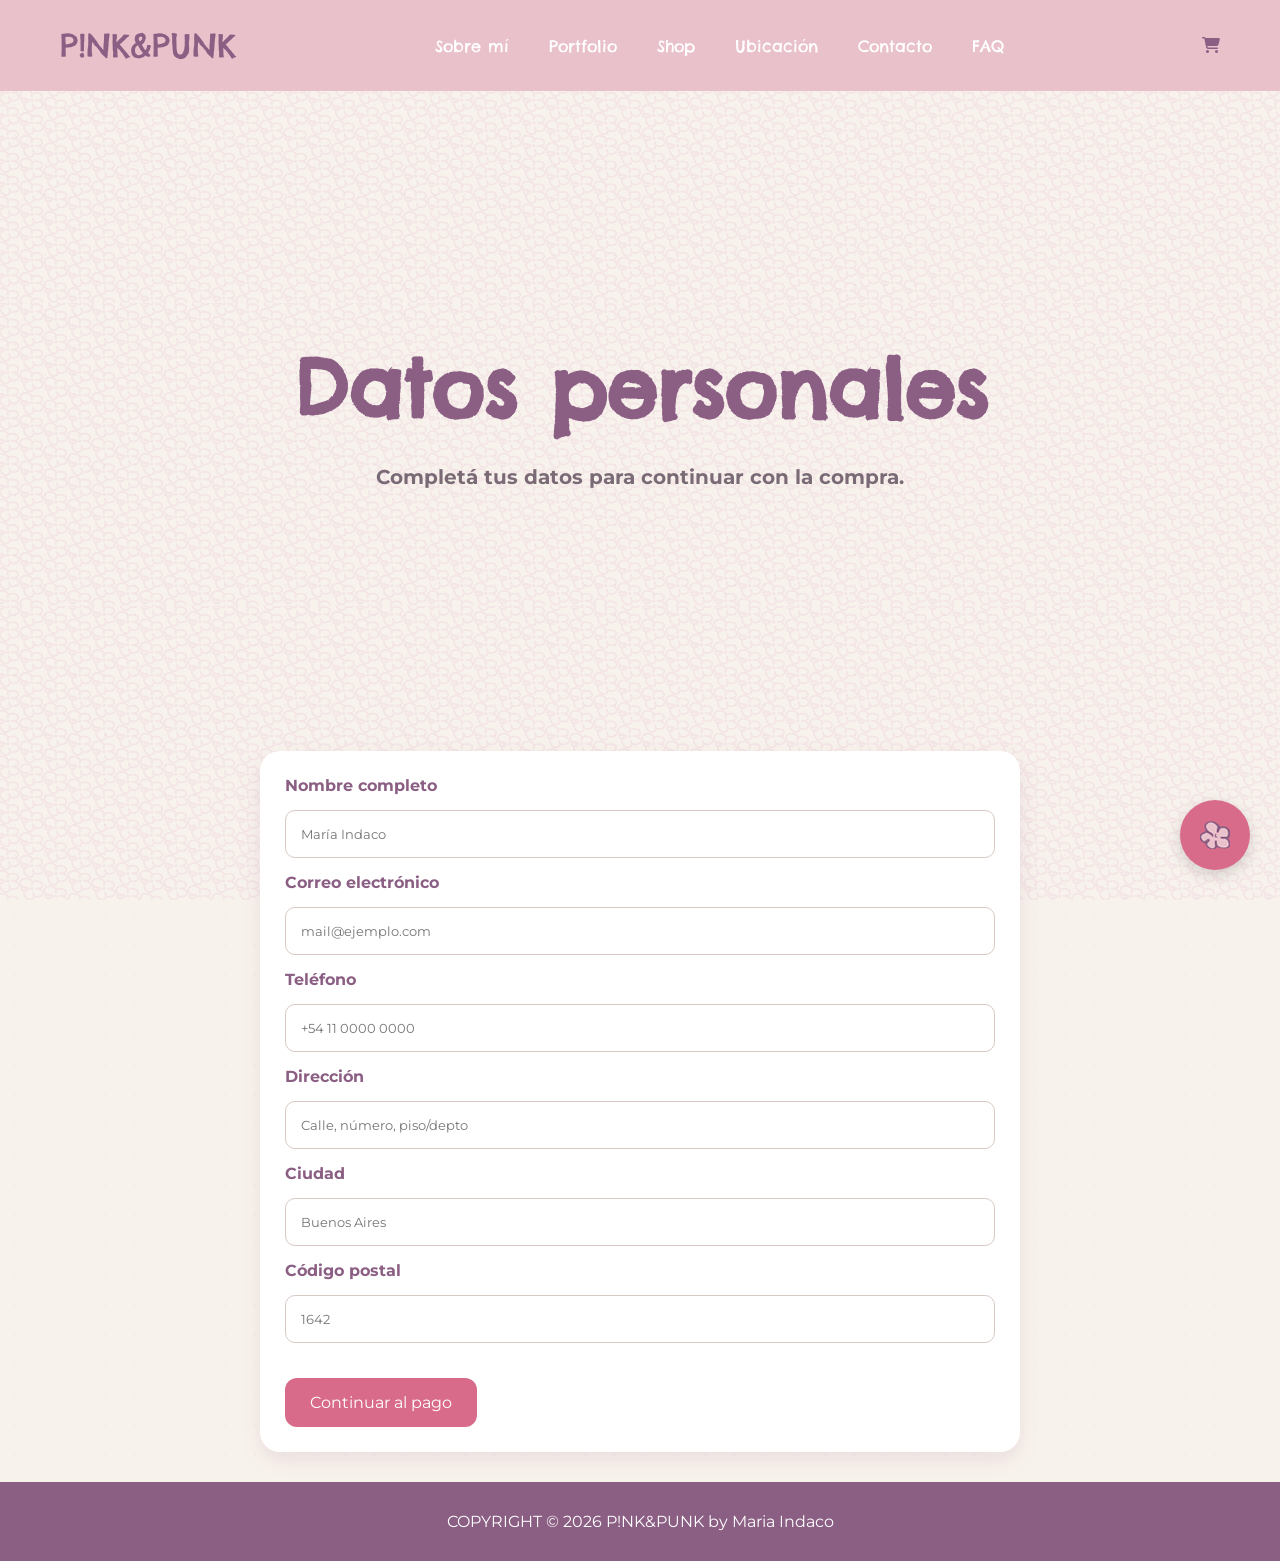
<file: checkout.html>
<!DOCTYPE html>
<html lang="es">

<head>
    <meta charset="UTF-8">
    <meta name="viewport" content="width=device-width, initial-scale=1.0">
    <title>Checkout | P!NK&PUNK</title>

    <link rel="stylesheet" href="css/style.css">
    <link rel="icon" type="image/png" href="img/favi.png">

    <link rel="preconnect" href="https://fonts.googleapis.com">
    <link rel="preconnect" href="https://fonts.gstatic.com" crossorigin>
    <link href="https://fonts.googleapis.com/css2?family=Chelsea+Market&display=swap" rel="stylesheet">
    <link href="https://fonts.googleapis.com/css2?family=Cormorant+Garamond:wght@400;500;600;700&family=Montserrat:wght@300;400;500&display=swap" rel="stylesheet">

    <link rel="stylesheet" href="https://cdnjs.cloudflare.com/ajax/libs/font-awesome/6.5.1/css/all.min.css">
</head>

<body id="top">

<header>

    <div class="logo">
        <a href="index.html">P!NK&PUNK</a>
    </div>

    <div id="menu-toggle" class="menu-toggle">☰</div>

    <nav id="menu">
        <a href="index.html#sobre-mi">Sobre mí</a>
        <a href="portfolio.html">Portfolio</a>
        <a href="shop.html">Shop</a>
        <a href="index.html#ubicacion">Ubicación</a>
        <a href="index.html#contacto">Contacto</a>
        <a href="index.html#faq">FAQ</a>
    </nav>

    <div class="cart">
    <a href="carrito.html">
        <i class="fa-solid fa-cart-shopping"></i>
    </a>
</div>

</header>

<main>

    <section class="portfolio-hero">

        <h1>Datos personales</h1>

        <p>
            <strong>Completá tus datos para continuar con la compra.</strong>
        </p>

    </section>

    <section class="checkout-section">

        <form class="checkout-form">

            <label>Nombre completo</label>
            <input type="text" name="nombre" placeholder="María Indaco">

            <label>Correo electrónico</label>
            <input type="email" name="correo" placeholder="mail@ejemplo.com">

            <label>Teléfono</label>
            <input type="tel" name="telefono" placeholder="+54 11 0000 0000">

            <label>Dirección</label>
            <input type="text" name="direccion" placeholder="Calle, número, piso/depto">

            <label>Ciudad</label>
            <input type="text" name="ciudad" placeholder="Buenos Aires">

            <label>Código postal</label>
            <input type="text" name="codigo-postal" placeholder="1642">

            <a href="pagos.html" class="btn-proyecto">
                Continuar al pago
            </a>

        </form>

    </section>

</main>

<a href="#top" class="back-to-top">
    <img src="img/favi.png" alt="Volver arriba">
</a>

<footer>
    <p>
        COPYRIGHT © 2026 P!NK&PUNK by Maria Indaco
    </p>
</footer>

<script>
document.addEventListener("DOMContentLoaded", () => {
    const menuToggle = document.getElementById("menu-toggle");
    const menu = document.getElementById("menu");

    menuToggle.addEventListener("click", () => {
        menu.classList.toggle("active");
    });
});
</script>

</body>
</html>
</file>
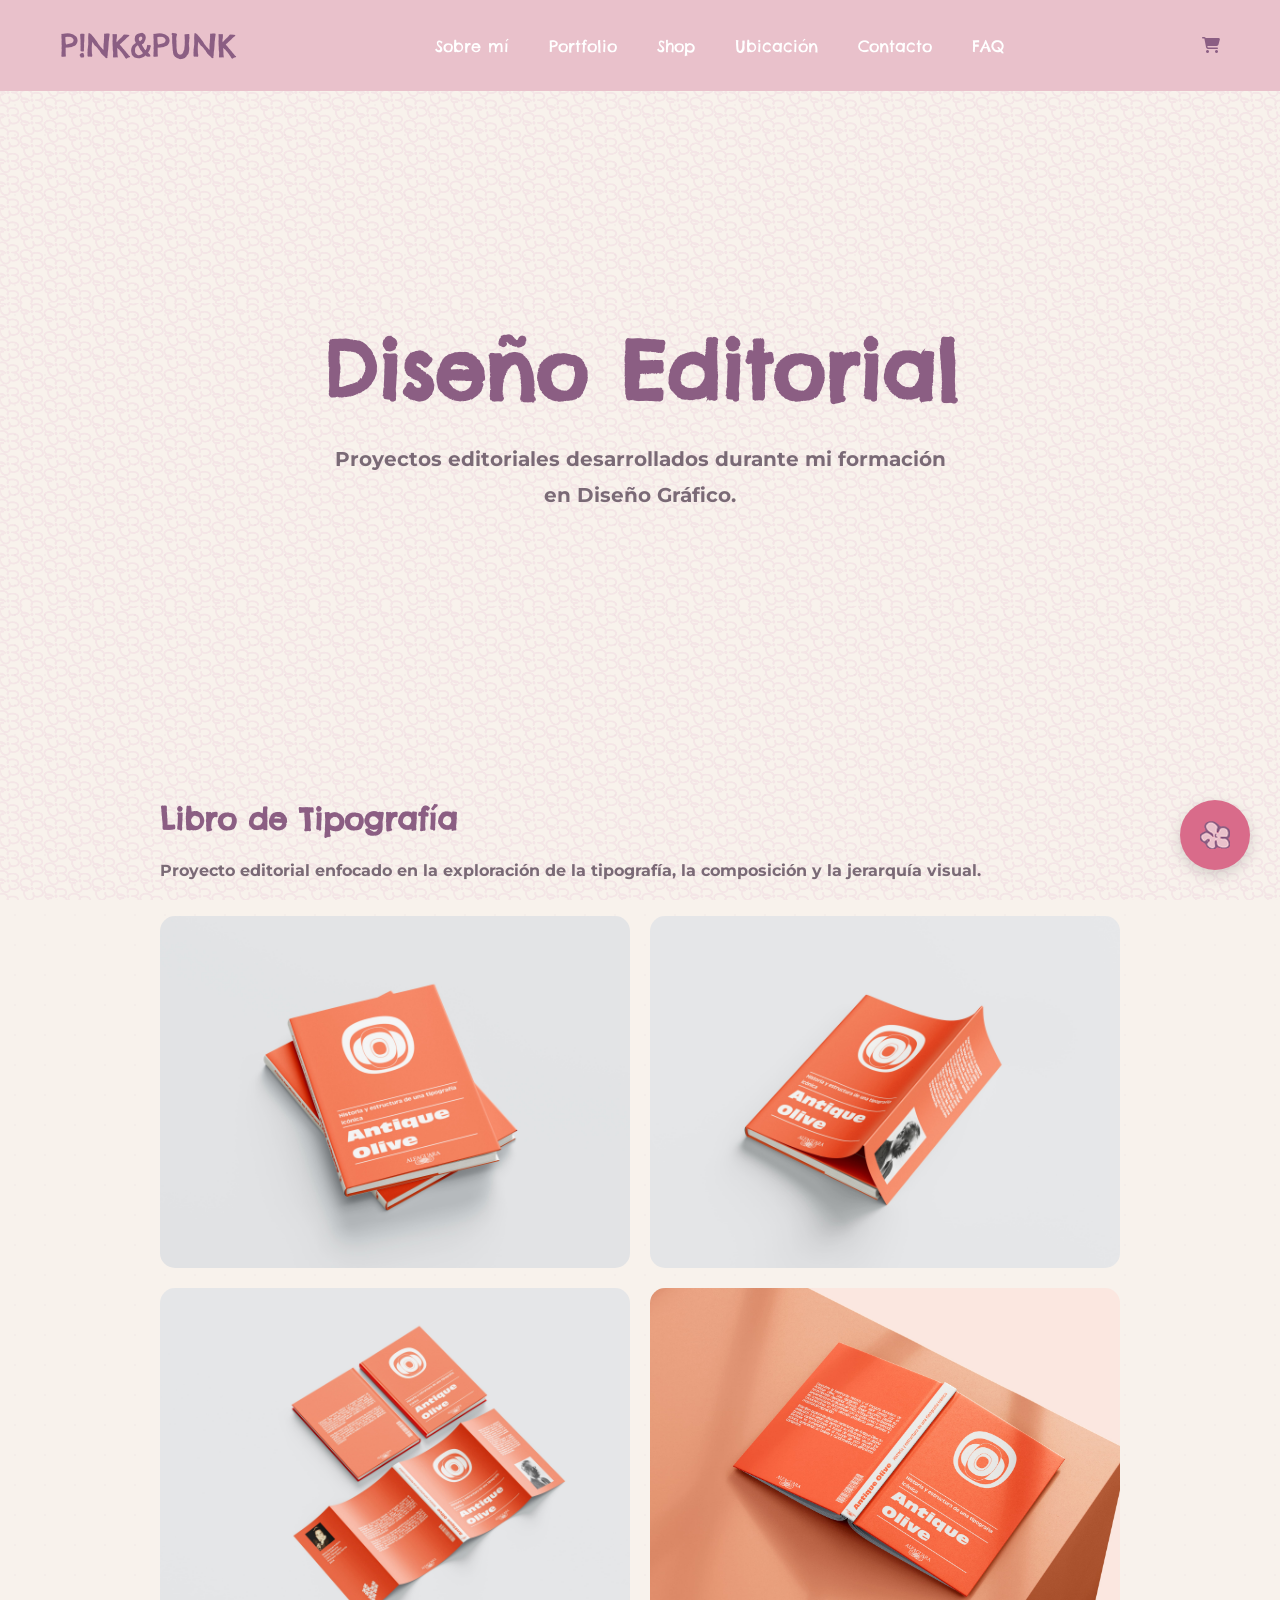
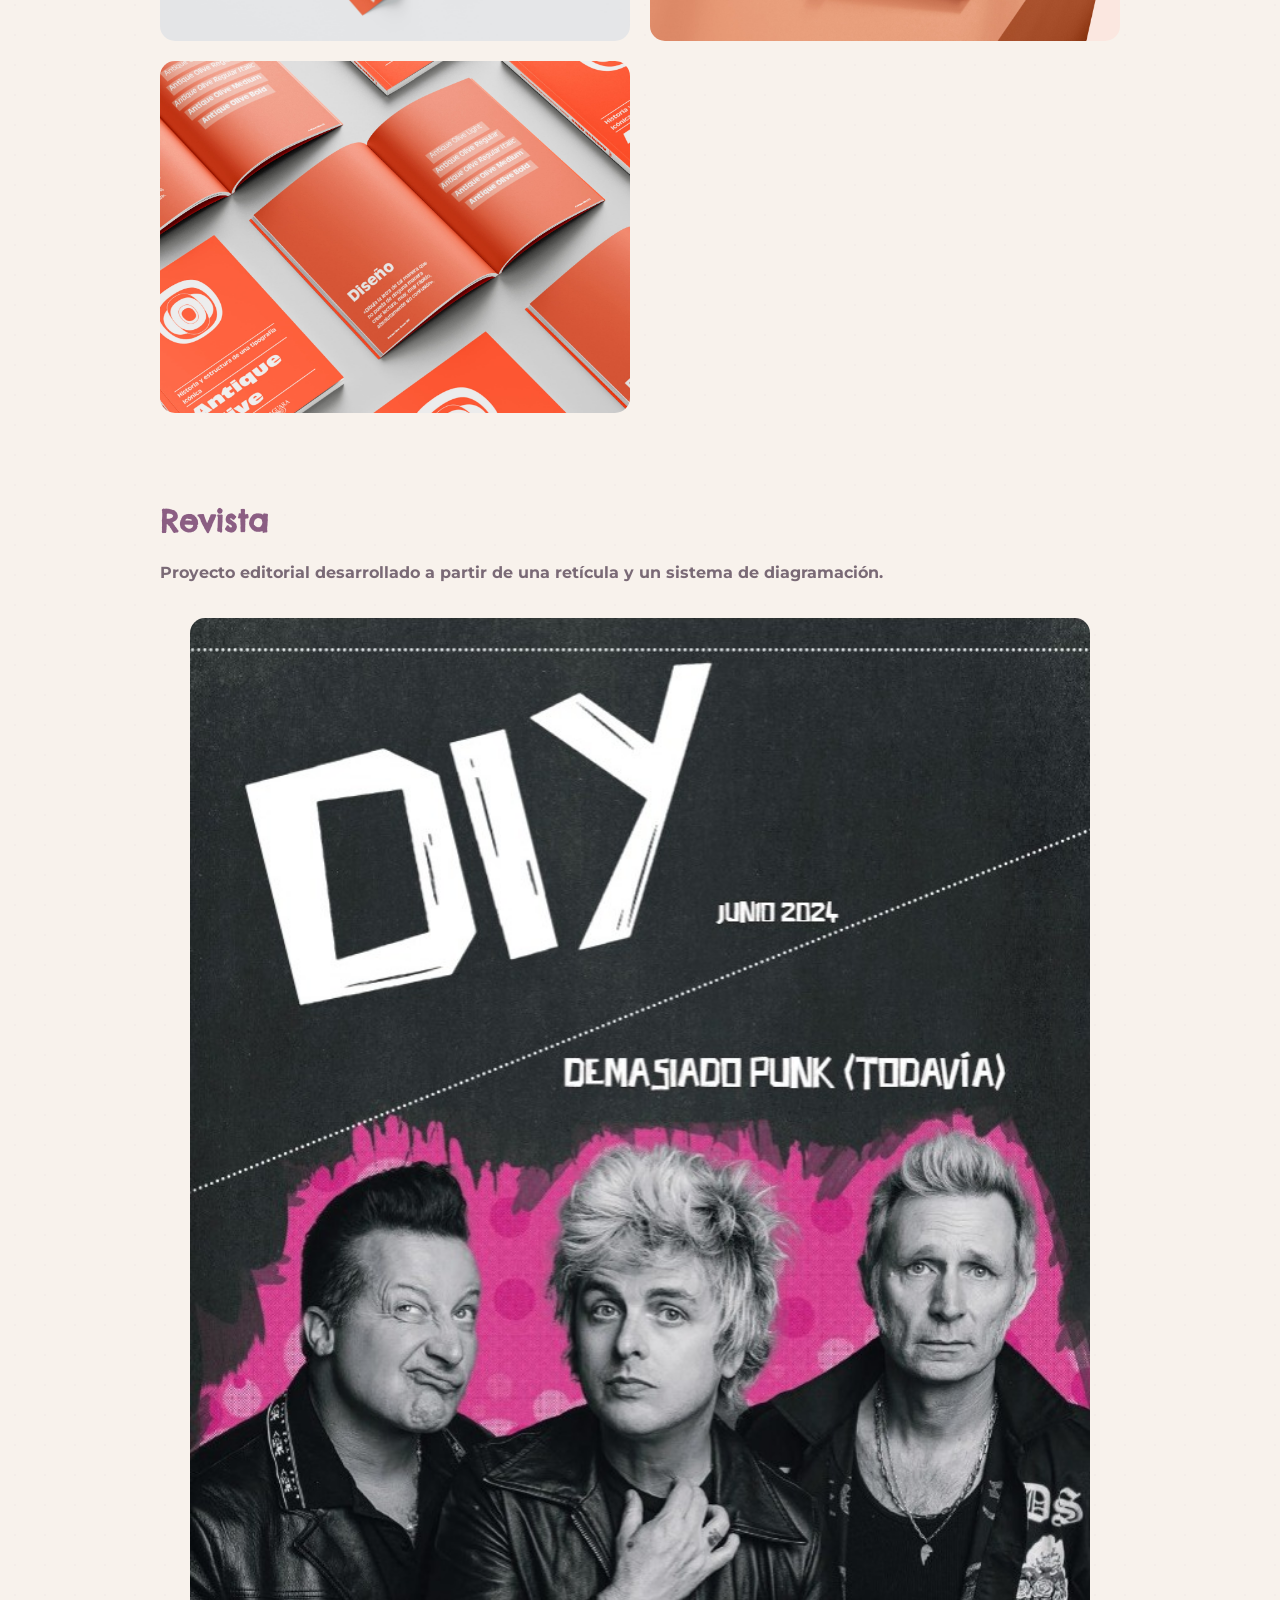
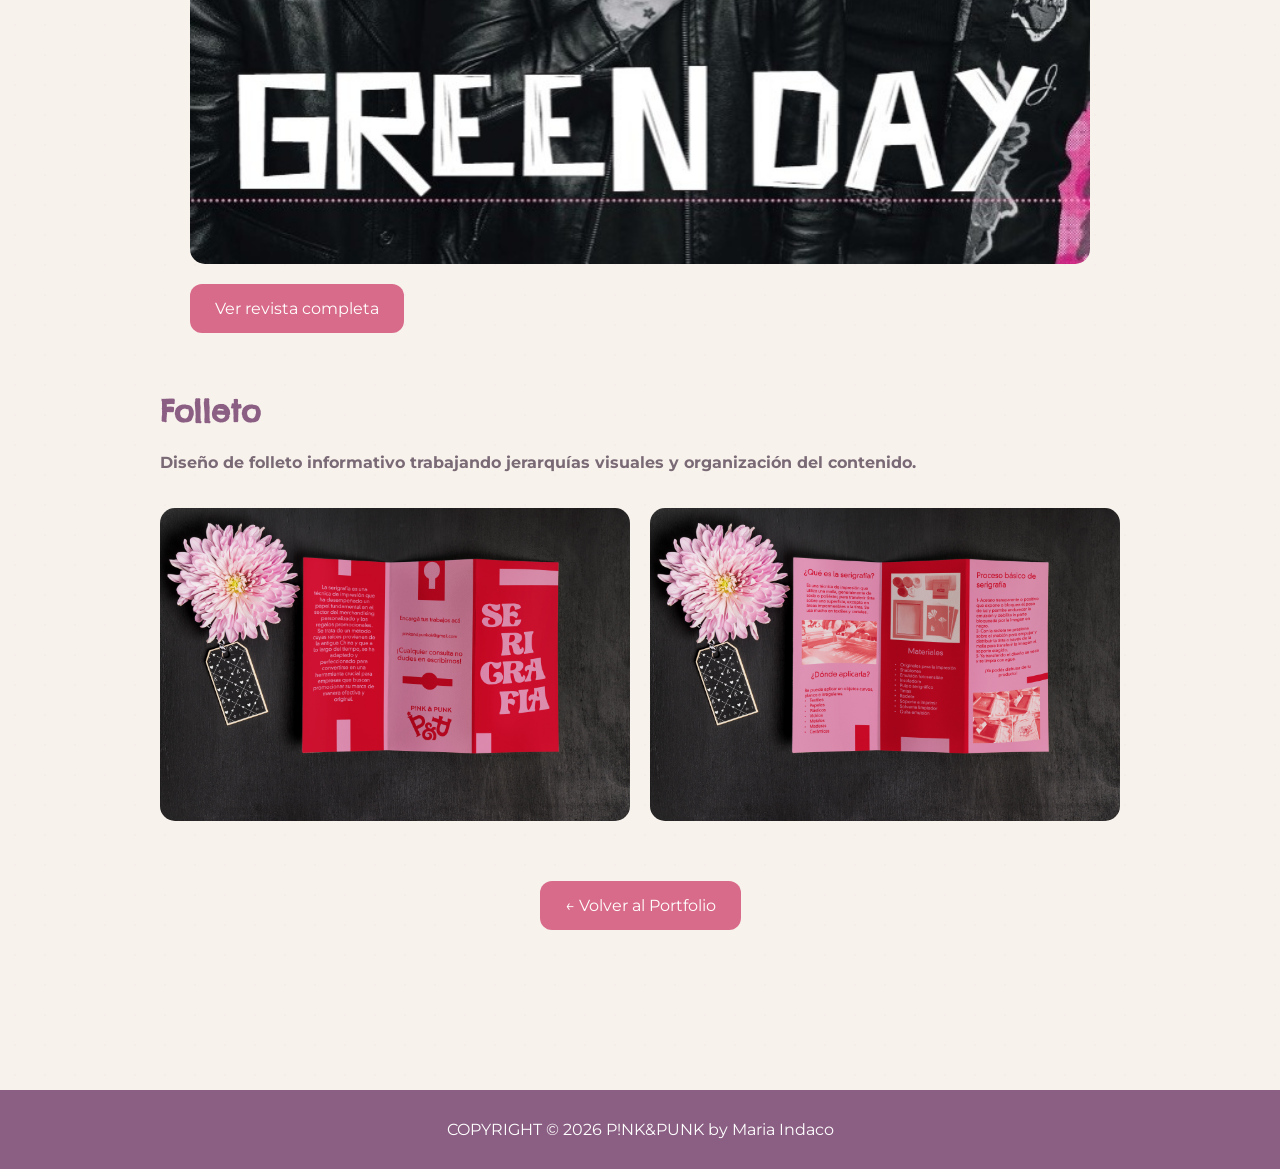
<file: editorial.html>
<!DOCTYPE html>
<html lang="es">

    <head>

<meta charset="UTF-8">
<meta name="viewport" content="width=device-width, initial-scale=1.0">

<title>Diseño Editorial | P!NK&PUNK</title>

<link rel="stylesheet" href="css/style.css">

<link rel="icon" type="image/png" href="img/favi.png">

<link rel="preconnect" href="https://fonts.googleapis.com">
<link rel="preconnect" href="https://fonts.gstatic.com" crossorigin>

<link href="https://fonts.googleapis.com/css2?family=Chelsea+Market&display=swap" rel="stylesheet">

<link href="https://fonts.googleapis.com/css2?family=Cormorant+Garamond:wght@400;500;600;700&family=Montserrat:wght@300;400;500&display=swap" rel="stylesheet">

<link href="https://fonts.googleapis.com/css2?family=Crafty+Girls&family=Spicy+Rice&display=swap" rel="stylesheet">

<link rel="stylesheet" href="https://cdnjs.cloudflare.com/ajax/libs/font-awesome/6.5.1/css/all.min.css">

</head>

<header>

    <div class="logo">
    <a href="index.html">P!NK&PUNK</a>
</div>

    <div id="menu-toggle" class="menu-toggle">
        ☰

        <script>

const menuToggle = document.getElementById("menu-toggle");
const menu = document.getElementById("menu");

menuToggle.addEventListener("click", () => {
    menu.classList.toggle("active");
});

</script>
    </div>

    <nav id="menu">

        <a href="index.html#sobre-mi">Sobre mí</a>
<a href="portfolio.html">Portfolio</a>
<a href="shop.html">Shop</a>
<a href="index.html#ubicacion">Ubicación</a>
<a href="index.html#contacto">Contacto</a>
<a href="index.html#faq">FAQ</a>
        

    </nav>

    <div class="cart">
    <a href="carrito.html">
        <i class="fa-solid fa-cart-shopping"></i>
    </a>
</div>

</header>

<main>

    <section class="portfolio-hero">

        <h1>Diseño Editorial</h1>

        <p>
        <strong>Proyectos editoriales desarrollados durante mi formación <br>en Diseño Gráfico.</strong>
    </p>

</section>

<section class="proyectos-editorial">


        

        <section class="proyecto-detalle">

    <h2>Libro de Tipografía</h2>

    <p>
        <strong>Proyecto editorial enfocado en la exploración de la tipografía, la composición y la jerarquía visual.</strong>
    </p>

    <div class="galeria-editorial">

        <img src="img/Book_Dust_Jacket_Mockup_2.jpg" alt="Libro de Tipografía">
        <img src="img/Book_Dust_Jacket_Mockup_3.jpg" alt="Libro de Tipografía">
        <img src="img/Book_Dust_Jacket_Mockup_5.jpg" alt="Libro de Tipografía">
        <img src="img/Cubierta Mockup II.jpg" alt="Libro de Tipografía">
        <img src="img/Free_Book_Mockup_8.jpg" alt="Libro de Tipografía">

    </div>

</section>



 <section class="proyecto-detalle">

    <h2>Revista</h2>

    <p>
        <strong>Proyecto editorial desarrollado a partir de una retícula y un sistema de diagramación.</strong>
    </p>

    <div class="revista-online">

        <img src="img/GD.jpeg" alt="Revista">

        <a href="https://heyzine.com/flip-book/ffae3b76e4.html"
           target="_blank"
           class="btn-proyecto">

           Ver revista completa

        </a>

    </div>

</section>

<section class="proyecto-detalle">

    <h2>Folleto</h2>

    <p>
        <strong>Diseño de folleto informativo trabajando jerarquías visuales y organización del contenido.</strong>
    </p>

    <div class="galeria-editorial">

        <img src="img/Triptico mockup.jpg" alt="Folleto">
        <img src="img/Triptico mockup2.jpg" alt="Folleto">

    </div>

    <div class="volver-portfolio">
    <a href="portfolio.html">← Volver al Portfolio</a>

</div>

</section>
<a href="#" class="back-to-top">
    <img src="img/favi.png" alt="Volver arriba">
</a>

<script>
document.addEventListener("DOMContentLoaded", () => {
    const menuToggle = document.getElementById("menu-toggle");
    const menu = document.getElementById("menu");

    menuToggle.addEventListener("click", () => {
        menu.classList.toggle("active");
    });
});
</script>

</main>

<footer>

    <p>
        COPYRIGHT © 2026 P!NK&PUNK by Maria Indaco
    </p>

</footer>
</file>
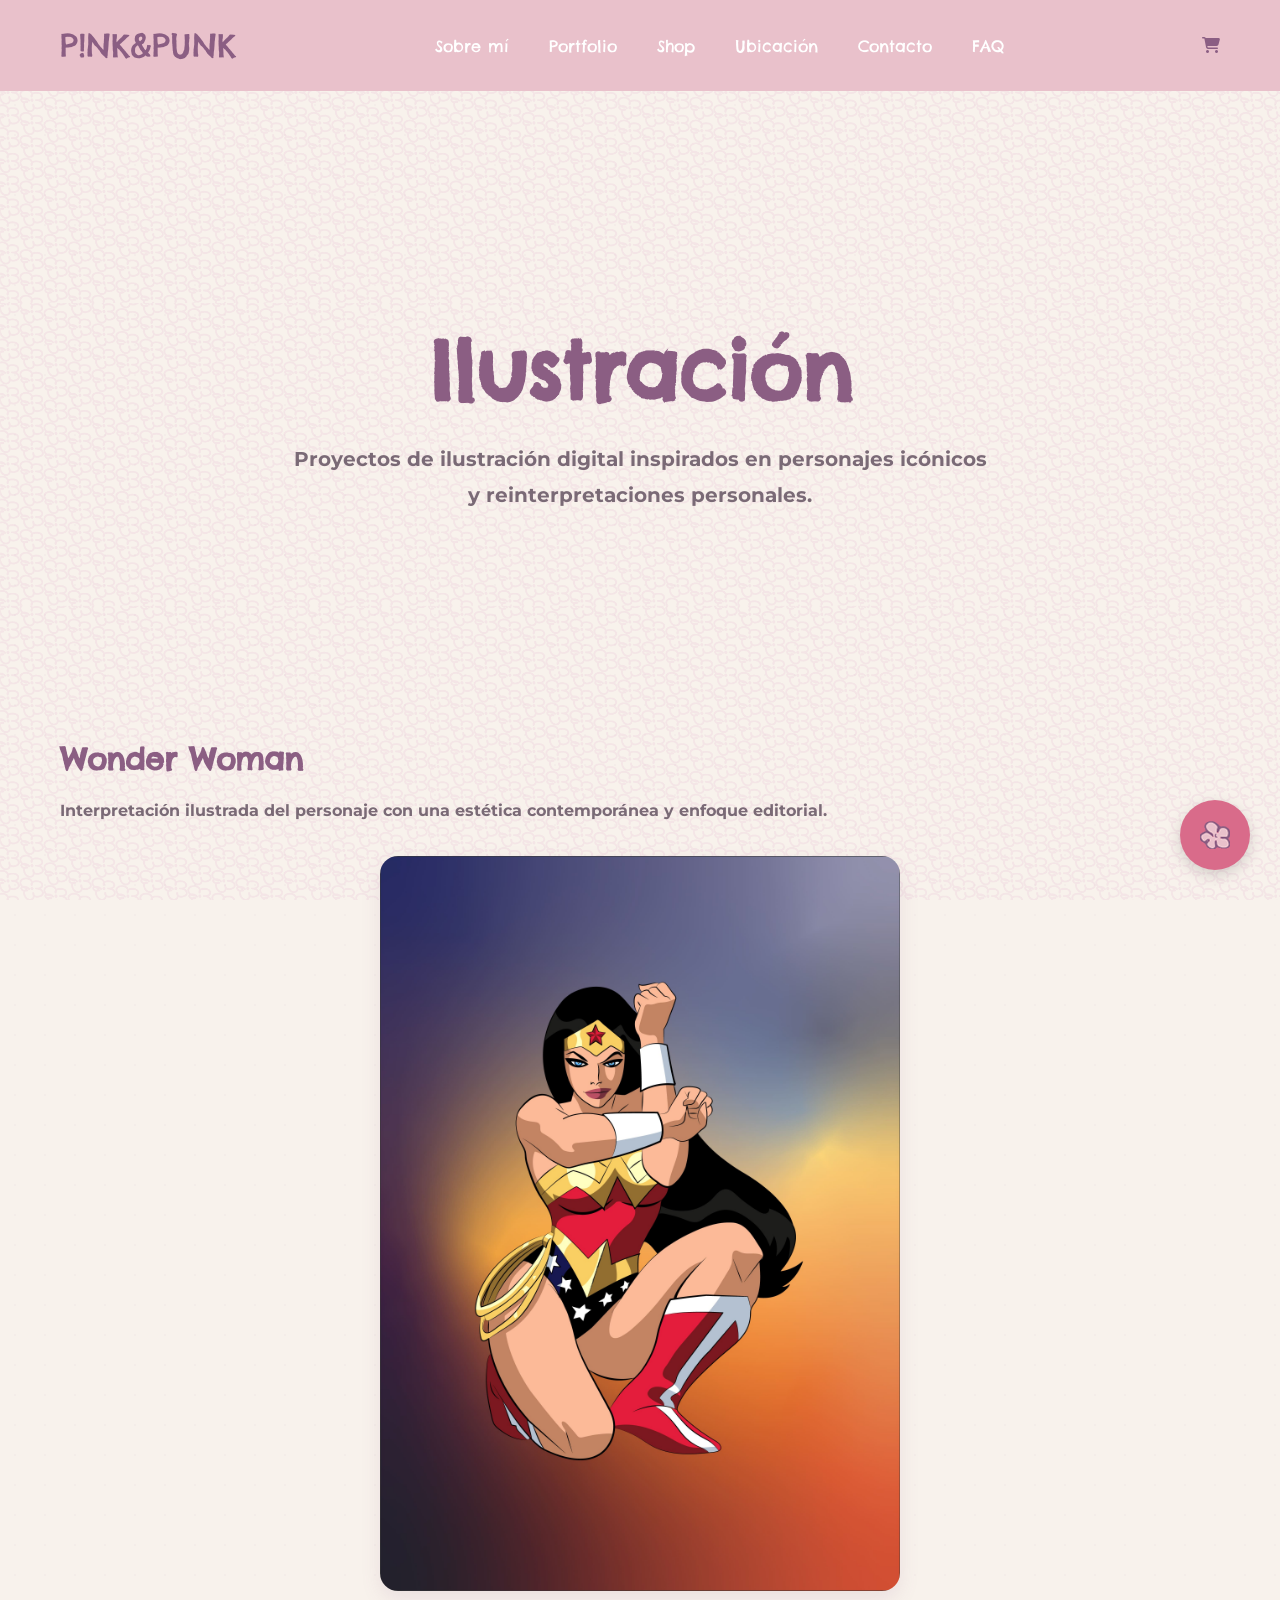
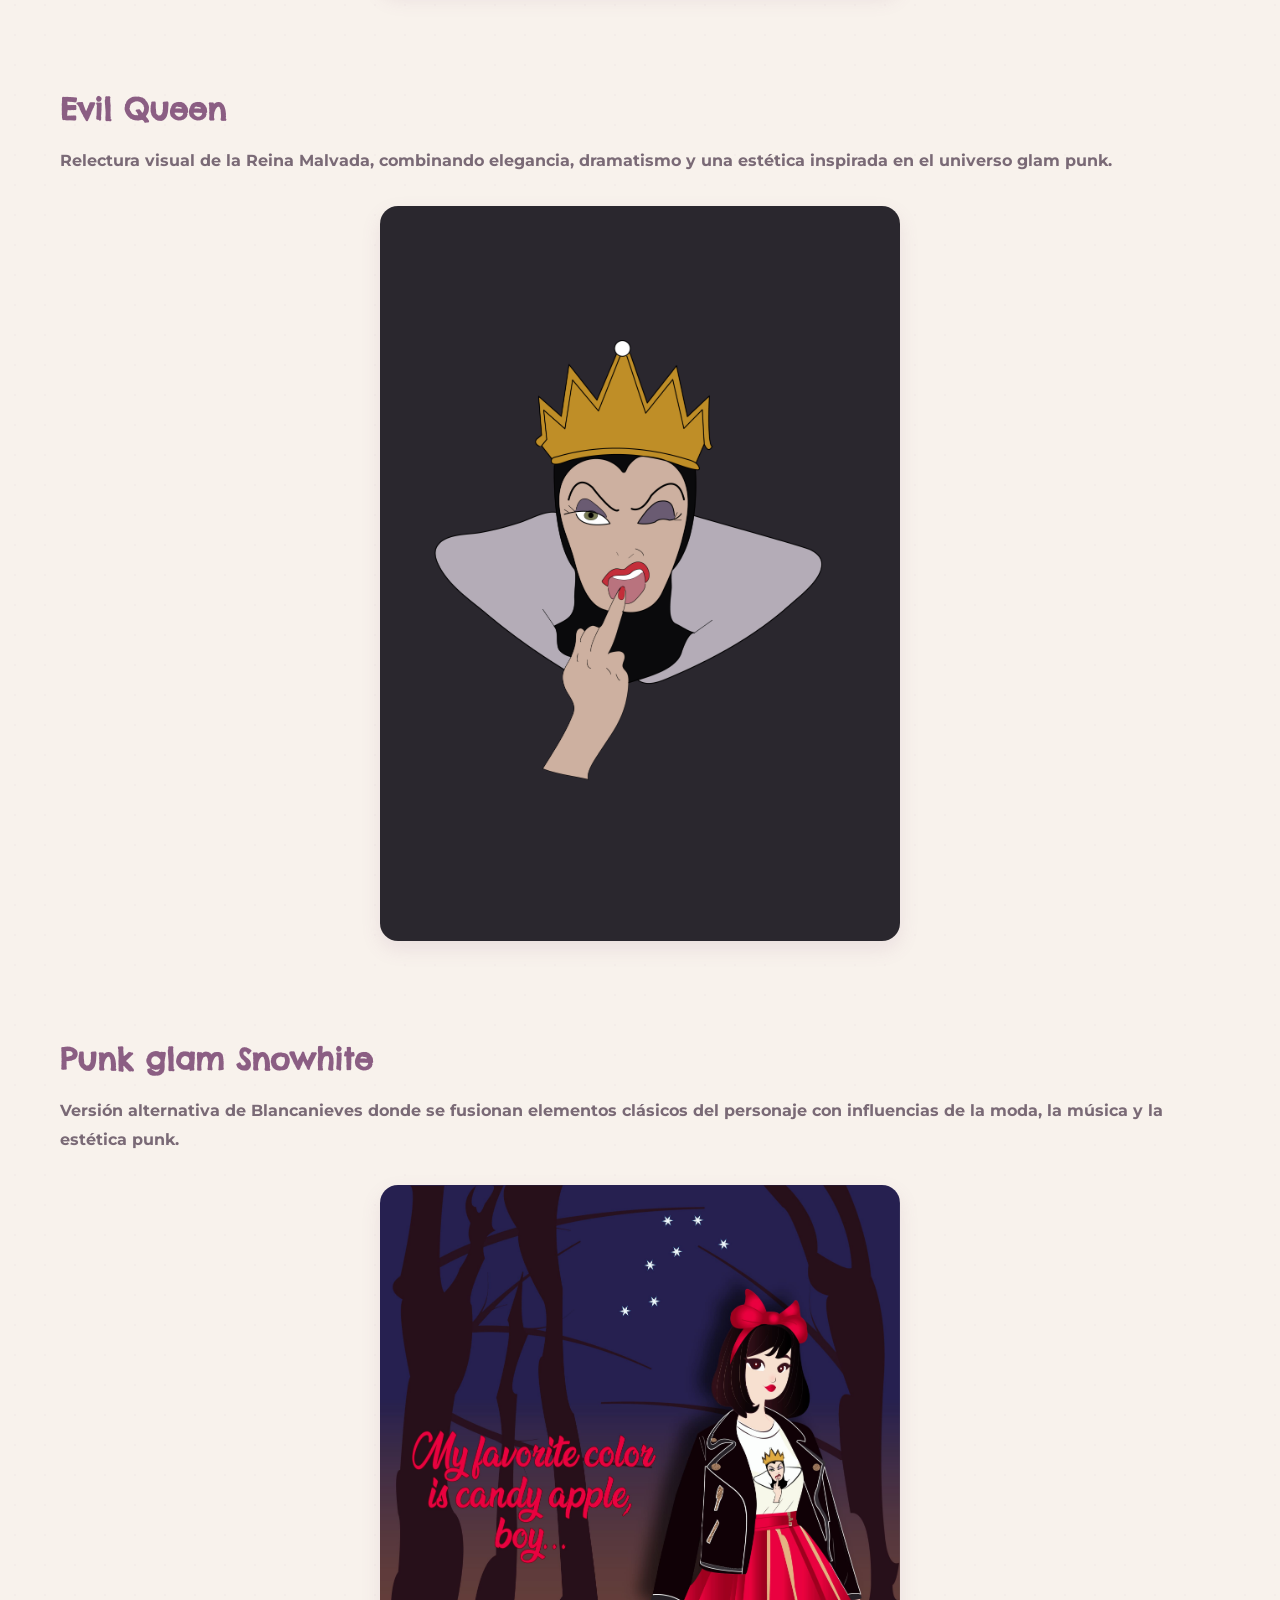
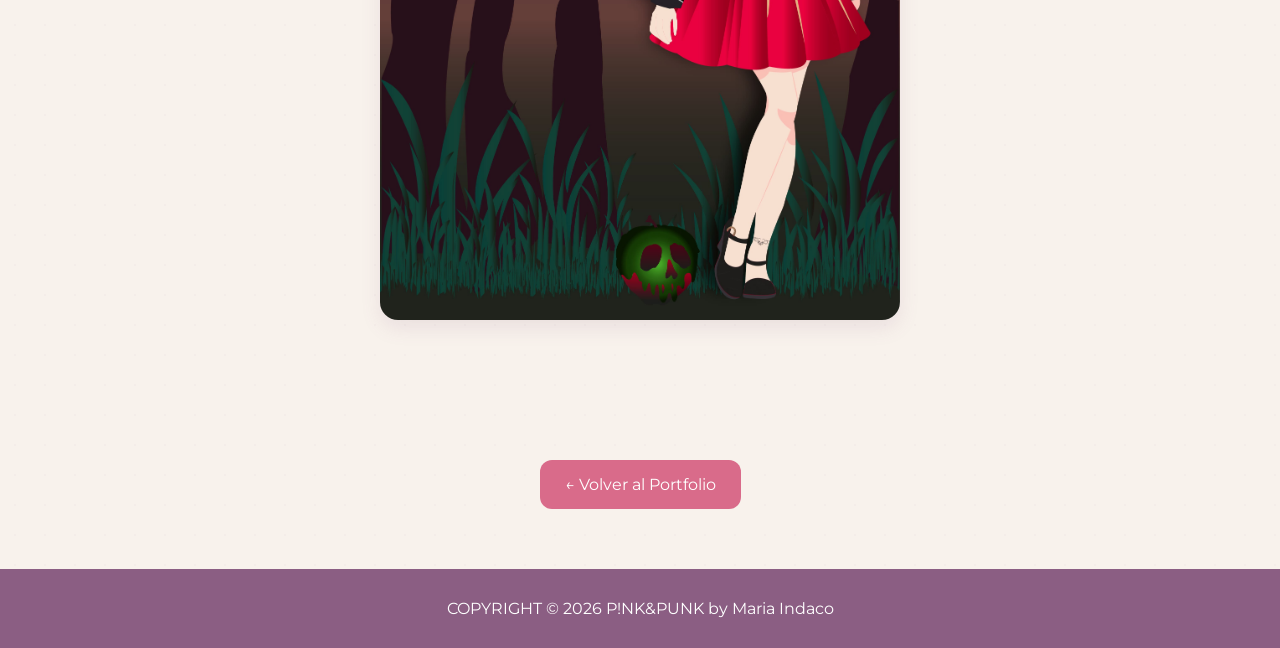
<file: ilustracion.html>
<!DOCTYPE html>
<html lang="es">

    <head>

<meta charset="UTF-8">
<meta name="viewport" content="width=device-width, initial-scale=1.0">

<title>Ilustración | P!NK&PUNK</title>

<link rel="stylesheet" href="css/style.css">

<link rel="icon" type="image/png" href="img/favi.png">

<link rel="preconnect" href="https://fonts.googleapis.com">
<link rel="preconnect" href="https://fonts.gstatic.com" crossorigin>

<link href="https://fonts.googleapis.com/css2?family=Chelsea+Market&display=swap" rel="stylesheet">

<link href="https://fonts.googleapis.com/css2?family=Cormorant+Garamond:wght@400;500;600;700&family=Montserrat:wght@300;400;500&display=swap" rel="stylesheet">

<link href="https://fonts.googleapis.com/css2?family=Crafty+Girls&family=Spicy+Rice&display=swap" rel="stylesheet">

<link rel="stylesheet" href="https://cdnjs.cloudflare.com/ajax/libs/font-awesome/6.5.1/css/all.min.css">

</head>

<header>

    <div class="logo">
    <a href="index.html">P!NK&PUNK</a>
</div>

    <div id="menu-toggle" class="menu-toggle">
        ☰

        <script>

const menuToggle = document.getElementById("menu-toggle");
const menu = document.getElementById("menu");

menuToggle.addEventListener("click", () => {
    menu.classList.toggle("active");
});

</script>
    </div>

    <nav id="menu">

        <a href="index.html#sobre-mi">Sobre mí</a>
<a href="portfolio.html">Portfolio</a>
<a href="shop.html">Shop</a>
<a href="index.html#ubicacion">Ubicación</a>
<a href="index.html#contacto">Contacto</a>
<a href="index.html#faq">FAQ</a>
        

    </nav>
<div class="cart">
    <a href="carrito.html">
        <i class="fa-solid fa-cart-shopping"></i>
    </a>
</div>

</header>

<main>

   <section class="portfolio-hero">

    <h1>Ilustración</h1>

    <p>
        <strong>Proyectos de ilustración digital inspirados en personajes icónicos y reinterpretaciones personales.</strong>
    </p>

</section>

<section class="proyecto-detalle">

    <h2>Wonder Woman</h2>

    <p>
        <strong>Interpretación ilustrada del personaje con una estética contemporánea y enfoque editorial.</strong>
    </p>

    <img class="ilustracion-img"src="img/proyecto1.jpg" alt="Wonder Woman">

</section>

<section class="proyecto-detalle">

    <h2>Evil Queen</h2>

    <p>
        <strong>Relectura visual de la Reina Malvada, combinando elegancia, dramatismo y una estética inspirada en el universo glam punk.</strong>
    </p>

    <img class="ilustracion-img"src="img/Evil queen2.2.jpg" alt="Evil Queen">

</section>

<section class="proyecto-detalle">

    <h2>Punk glam Snowhite</h2>

    <p>
        <strong>Versión alternativa de Blancanieves donde se fusionan elementos clásicos del personaje con influencias de la moda, la música y la estética punk.</strong>
    </p>

    <img class="ilustracion-img"src="img/SnowhitePunkGlam.jpg" alt="Punk glam Snowhite">

</section>
<div class="volver-portfolio">
    <a href="portfolio.html">← Volver al Portfolio</a>
</div>

<a href="#" class="back-to-top">
    <img src="img/favi.png" alt="Volver arriba">
</a>

<script>
document.addEventListener("DOMContentLoaded", () => {
    const menuToggle = document.getElementById("menu-toggle");
    const menu = document.getElementById("menu");

    menuToggle.addEventListener("click", () => {
        menu.classList.toggle("active");
    });
});
</script>

</main>

<footer>

    <p>
        COPYRIGHT © 2026 P!NK&PUNK by Maria Indaco
    </p>

</footer>
</file>
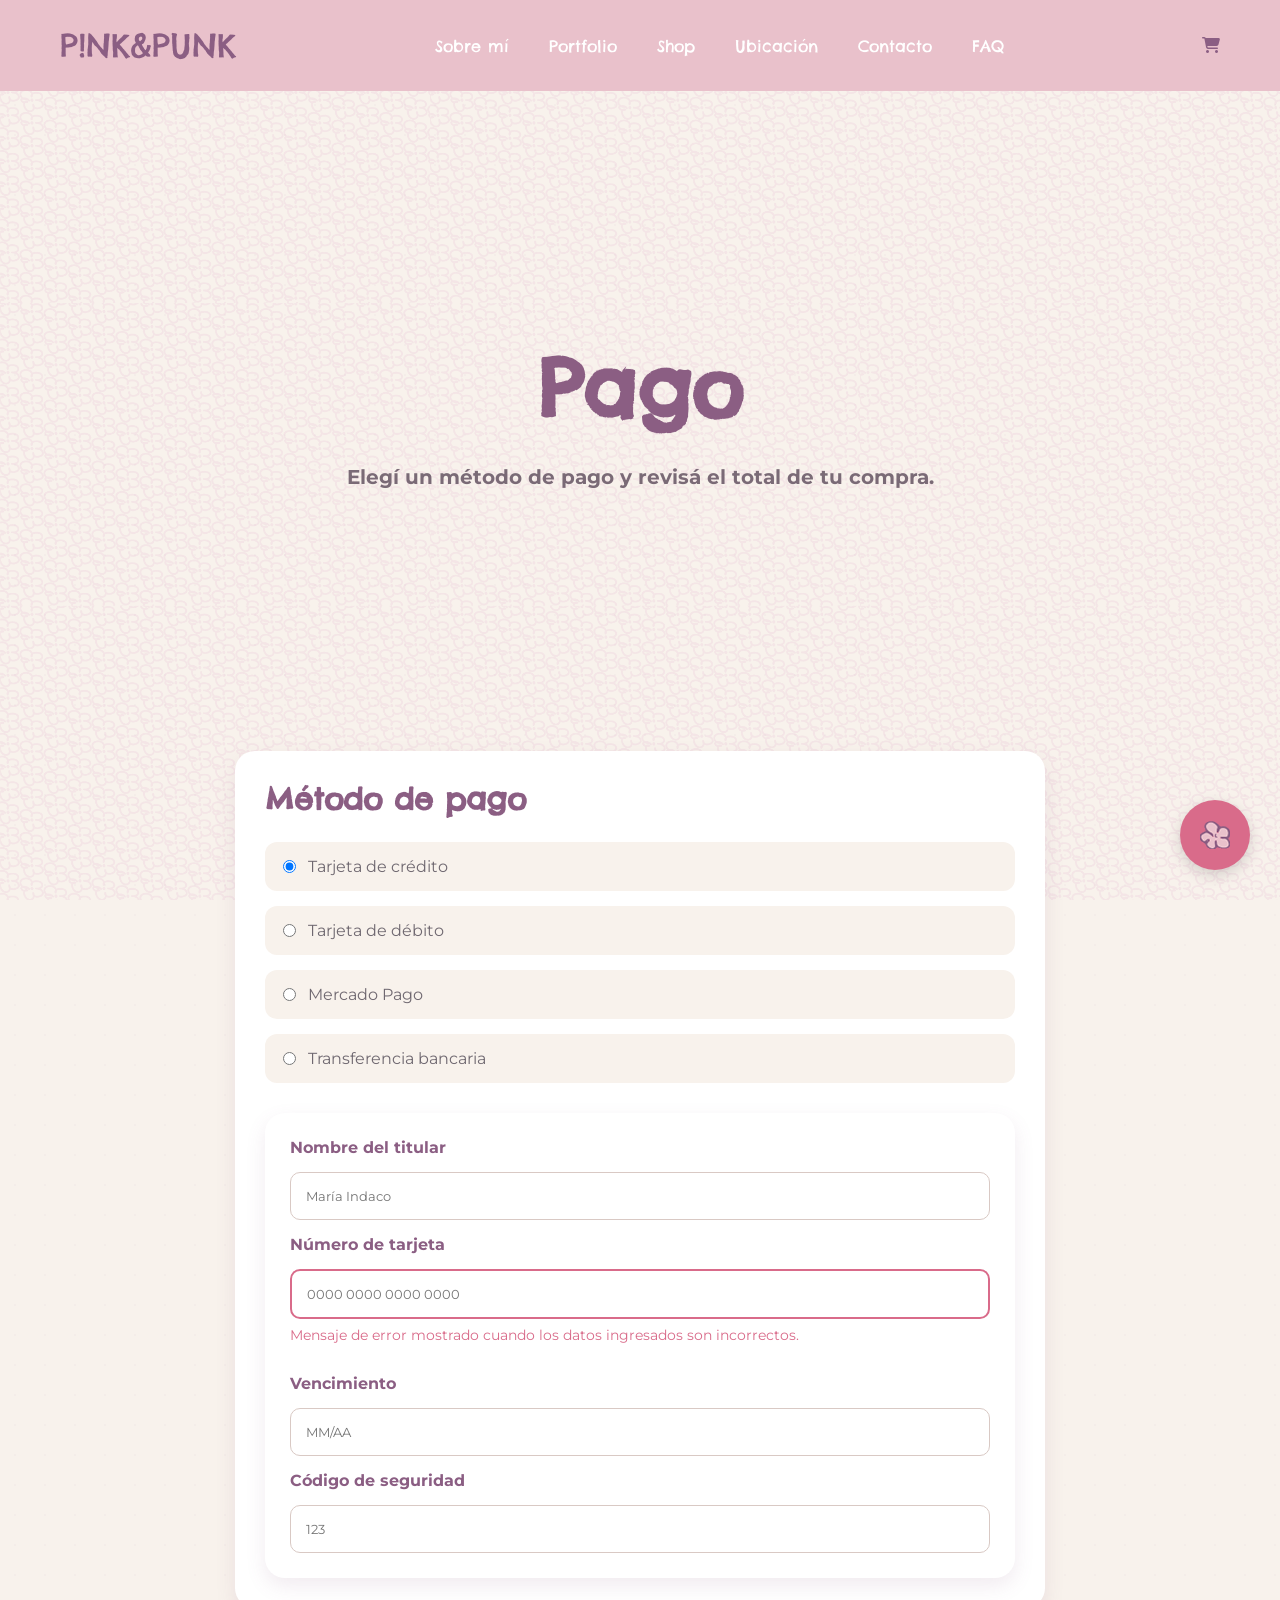
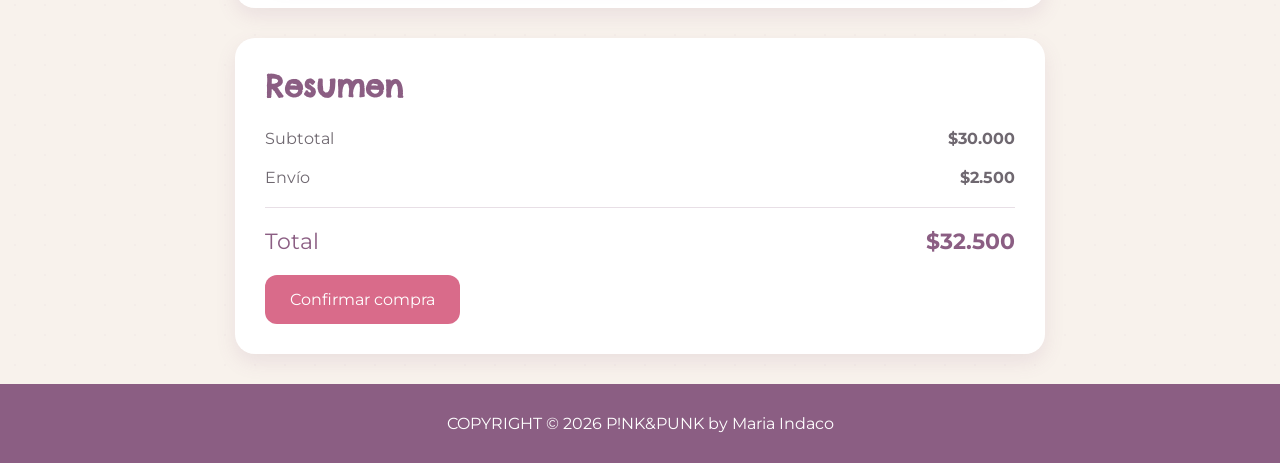
<file: pagos.html>
<!DOCTYPE html>
<html lang="es">

<head>
    <meta charset="UTF-8">
    <meta name="viewport" content="width=device-width, initial-scale=1.0">
    <title>Pago | P!NK&PUNK</title>

    <link rel="stylesheet" href="css/style.css">
    <link rel="icon" type="image/png" href="img/favi.png">

    <link rel="preconnect" href="https://fonts.googleapis.com">
    <link rel="preconnect" href="https://fonts.gstatic.com" crossorigin>
    <link href="https://fonts.googleapis.com/css2?family=Chelsea+Market&display=swap" rel="stylesheet">
    <link href="https://fonts.googleapis.com/css2?family=Cormorant+Garamond:wght@400;500;600;700&family=Montserrat:wght@300;400;500&display=swap" rel="stylesheet">

    <link rel="stylesheet" href="https://cdnjs.cloudflare.com/ajax/libs/font-awesome/6.5.1/css/all.min.css">
</head>

<body id="top">

<header>

    <div class="logo">
        <a href="index.html">P!NK&PUNK</a>
    </div>

    <div id="menu-toggle" class="menu-toggle">☰</div>

    <nav id="menu">
        <a href="index.html#sobre-mi">Sobre mí</a>
        <a href="portfolio.html">Portfolio</a>
        <a href="shop.html">Shop</a>
        <a href="index.html#ubicacion">Ubicación</a>
        <a href="index.html#contacto">Contacto</a>
        <a href="index.html#faq">FAQ</a>
    </nav>

   <div class="cart">
    <a href="carrito.html">
        <i class="fa-solid fa-cart-shopping"></i>
    </a>
</div>

</header>

<main>

    <section class="portfolio-hero">

        <h1>Pago</h1>

        <p>
            <strong>Elegí un método de pago y revisá el total de tu compra.</strong>
        </p>

    </section>

    <section class="pago-section">

        <div class="pago-box">

            <h2>Método de pago</h2>

            <div class="metodos-pago">

<label>
    <input type="radio" name="metodo" checked>
    Tarjeta de crédito
</label>

<label>
    <input type="radio" name="metodo">
    Tarjeta de débito
</label>

<label>
    <input type="radio" name="metodo">
    Mercado Pago
</label>

<label>
    <input type="radio" name="metodo">
    Transferencia bancaria
</label>

            </div>

            <form class="checkout-form">

                <label>Nombre del titular</label>
                <input type="text" name="titular" placeholder="María Indaco">

                <label>Número de tarjeta</label>

   <input
    type="text"
    name="tarjeta"
    placeholder="0000 0000 0000 0000"
    class="input-error">

    <p class="mensaje-error">
    Mensaje de error mostrado cuando los datos ingresados son incorrectos.
</p>


                
                <label>Vencimiento</label>
                <input type="text" name="vencimiento" placeholder="MM/AA">

                <label>Código de seguridad</label>
                <input type="text" name="codigo" placeholder="123">

            </form>

        </div>

        <div class="pago-resumen">

            <h2>Resumen</h2>

            <div class="resumen-linea">
                <span>Subtotal</span>
                <strong>$30.000</strong>
            </div>

            <div class="resumen-linea">
                <span>Envío</span>
                <strong>$2.500</strong>
            </div>

            <div class="resumen-linea total">
                <span>Total</span>
                <strong>$32.500</strong>
            </div>

            <a href="pedidos.html" class="btn-proyecto">
                Confirmar compra
            </a>

        </div>

    </section>

</main>

<a href="#top" class="back-to-top">
    <img src="img/favi.png" alt="Volver arriba">
</a>

<footer>
    <p>
        COPYRIGHT © 2026 P!NK&PUNK by Maria Indaco
    </p>
</footer>

<script>
document.addEventListener("DOMContentLoaded", () => {
    const menuToggle = document.getElementById("menu-toggle");
    const menu = document.getElementById("menu");

    menuToggle.addEventListener("click", () => {
        menu.classList.toggle("active");
    });
});
</script>

</body>
</html>
</file>
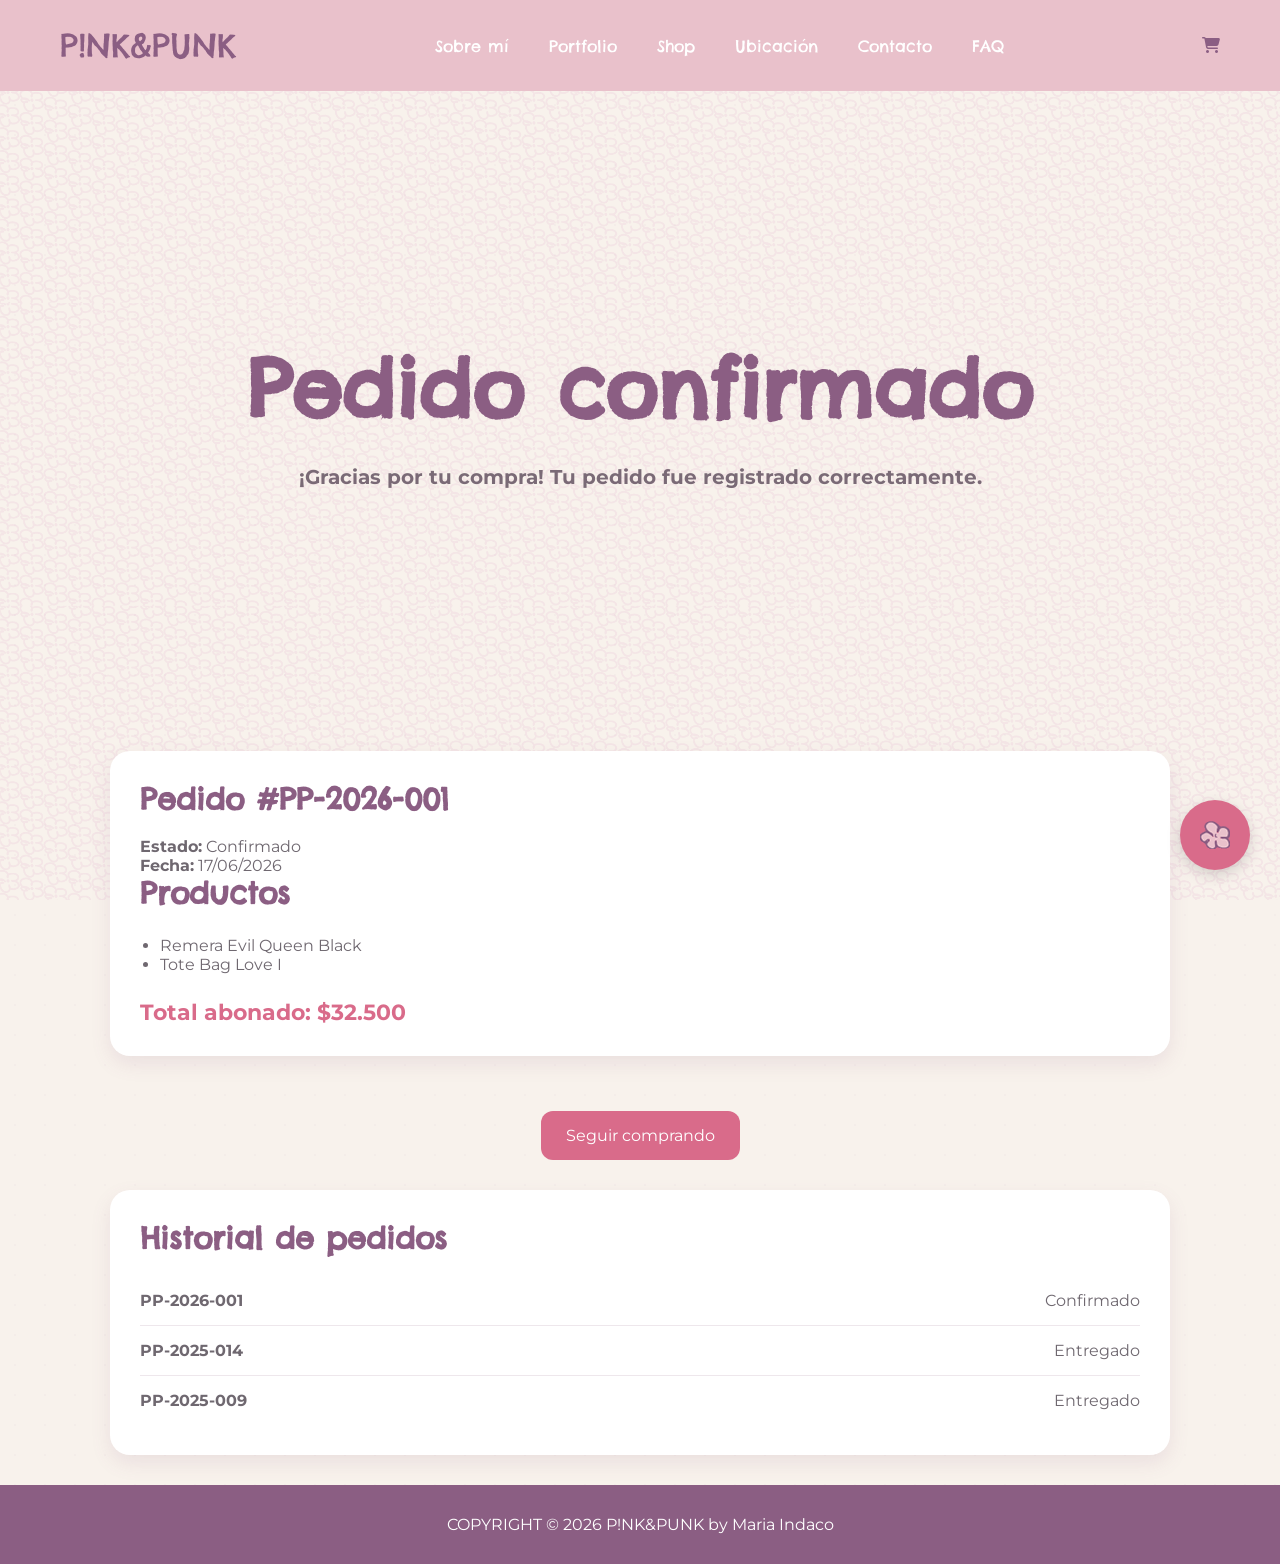
<file: pedidos.html>
<!DOCTYPE html>
<html lang="es">

<head>
    <meta charset="UTF-8">
    <meta name="viewport" content="width=device-width, initial-scale=1.0">
    <title>Pedidos | P!NK&PUNK</title>

    <link rel="stylesheet" href="css/style.css">
    <link rel="icon" type="image/png" href="img/favi.png">

    <link rel="preconnect" href="https://fonts.googleapis.com">
    <link rel="preconnect" href="https://fonts.gstatic.com" crossorigin>

    <link href="https://fonts.googleapis.com/css2?family=Chelsea+Market&display=swap" rel="stylesheet">

    <link href="https://fonts.googleapis.com/css2?family=Cormorant+Garamond:wght@400;500;600;700&family=Montserrat:wght@300;400;500&display=swap" rel="stylesheet">

    <link rel="stylesheet" href="https://cdnjs.cloudflare.com/ajax/libs/font-awesome/6.5.1/css/all.min.css">
</head>

<body id="top">

<header>

    <div class="logo">
        <a href="index.html">P!NK&PUNK</a>
    </div>

    <div id="menu-toggle" class="menu-toggle">☰</div>

    <nav id="menu">
        <a href="index.html#sobre-mi">Sobre mí</a>
        <a href="portfolio.html">Portfolio</a>
        <a href="shop.html">Shop</a>
        <a href="index.html#ubicacion">Ubicación</a>
        <a href="index.html#contacto">Contacto</a>
        <a href="index.html#faq">FAQ</a>
    </nav>

    <div class="cart">
    <a href="carrito.html">
        <i class="fa-solid fa-cart-shopping"></i>
    </a>
</div>

</header>

<main>

<section class="portfolio-hero">

    <h1>Pedido confirmado</h1>

    <p>
        <strong>¡Gracias por tu compra! Tu pedido fue registrado correctamente.</strong>
    </p>

</section>

<section class="pedidos-section">

    <div class="pedido-confirmado">

        <h2>Pedido #PP-2026-001</h2>

        <p><strong>Estado:</strong> Confirmado</p>
        <p><strong>Fecha:</strong> 17/06/2026</p>

        <h3>Productos</h3>

        <ul>
            <li>Remera Evil Queen Black</li>
            <li>Tote Bag Love I</li>
        </ul>

        <p class="pedido-total">
            Total abonado: $32.500
        </p>

    </div>

<a href="shop.html" class="btn-proyecto seguir-comprando">
    Seguir comprando
</a>

    <div class="historial-pedidos">

        <h2>Historial de pedidos</h2>

        <div class="pedido-item">
            <strong>PP-2026-001</strong>
            <span>Confirmado</span>
        </div>

        <div class="pedido-item">
            <strong>PP-2025-014</strong>
            <span>Entregado</span>
        </div>

        <div class="pedido-item">
            <strong>PP-2025-009</strong>
            <span>Entregado</span>
        </div>

    </div>

</section>

</main>

<a href="#top" class="back-to-top">
    <img src="img/favi.png" alt="Volver arriba">
</a>

<footer>

    <p>
        COPYRIGHT © 2026 P!NK&PUNK by Maria Indaco
    </p>

</footer>

<script>
document.addEventListener("DOMContentLoaded", () => {
    const menuToggle = document.getElementById("menu-toggle");
    const menu = document.getElementById("menu");

    menuToggle.addEventListener("click", () => {
        menu.classList.toggle("active");
    });
});
</script>

</body>
</html>
</file>
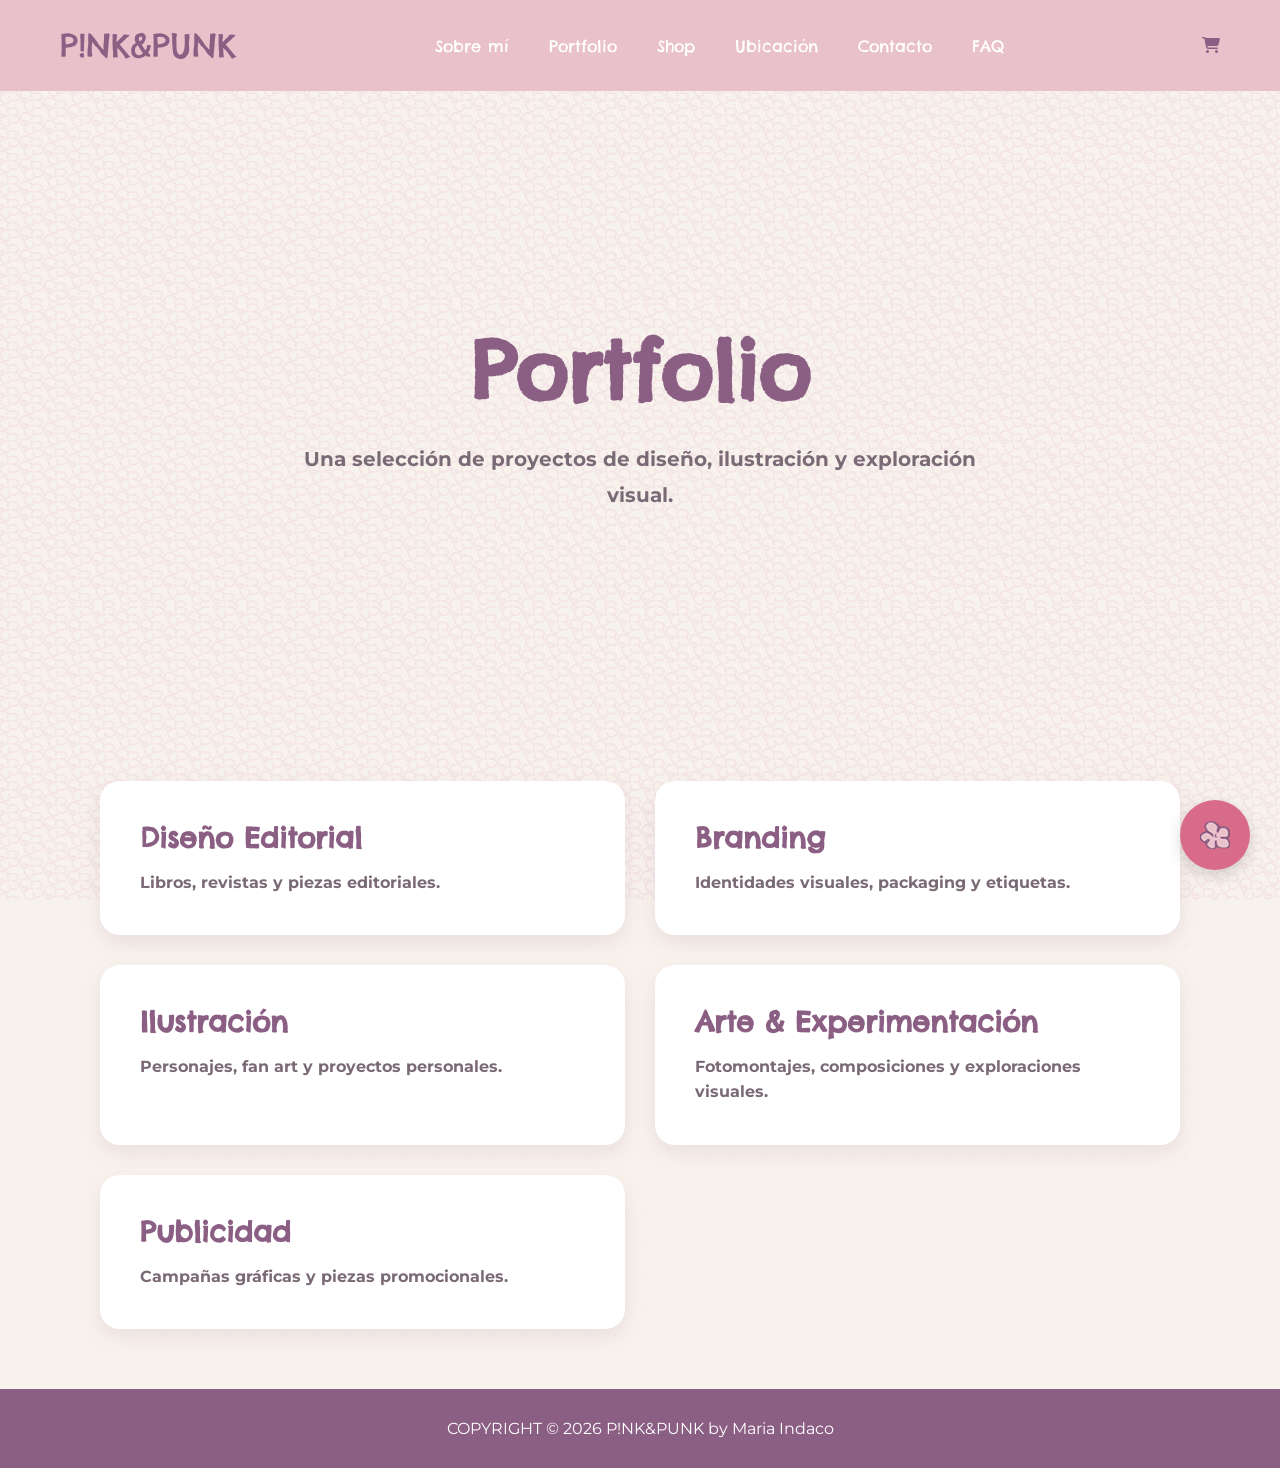
<file: portfolio.html>
<!DOCTYPE html>
<html lang="es">

    <head>

<meta charset="UTF-8">
<meta name="viewport" content="width=device-width, initial-scale=1.0">

<title>Portfolio | P!NK&PUNK</title>

<link rel="stylesheet" href="css/style.css">

<link rel="icon" type="image/png" href="img/favi.png">

<link rel="preconnect" href="https://fonts.googleapis.com">
<link rel="preconnect" href="https://fonts.gstatic.com" crossorigin>

<link href="https://fonts.googleapis.com/css2?family=Chelsea+Market&display=swap" rel="stylesheet">

<link href="https://fonts.googleapis.com/css2?family=Cormorant+Garamond:wght@400;500;600;700&family=Montserrat:wght@300;400;500&display=swap" rel="stylesheet">

<link href="https://fonts.googleapis.com/css2?family=Crafty+Girls&family=Spicy+Rice&display=swap" rel="stylesheet">

<link rel="stylesheet" href="https://cdnjs.cloudflare.com/ajax/libs/font-awesome/6.5.1/css/all.min.css">

</head>

<header>

    <div class="logo">
    <a href="index.html">P!NK&PUNK</a>
</div>

    <div id="menu-toggle" class="menu-toggle">
        ☰

        <script>

const menuToggle = document.getElementById("menu-toggle");
const menu = document.getElementById("menu");

menuToggle.addEventListener("click", () => {
    menu.classList.toggle("active");
});

</script>
    </div>

    <nav id="menu">

        <a href="index.html#sobre-mi">Sobre mí</a>
<a href="portfolio.html">Portfolio</a>
<a href="shop.html">Shop</a>
<a href="index.html#ubicacion">Ubicación</a>
<a href="index.html#contacto">Contacto</a>
<a href="index.html#faq">FAQ</a>
        

    </nav>

    <div class="cart">
    <a href="carrito.html">
        <i class="fa-solid fa-cart-shopping"></i>
    </a>
</div>

</header>

<main>

    <section class="portfolio-hero">

        <h1>Portfolio</h1>

        <p>
            <strong>Una selección de proyectos de diseño, ilustración y exploración visual.</strong>
        </p>

    </section>

    <section class="portfolio-categorias">

    <a href="editorial.html" class="categoria-card">

    <h2>Diseño Editorial</h2>

    <p>
        <strong>Libros, revistas y piezas editoriales.</strong>
    </p>

</a>

    <a href="branding.html" class="categoria-card">
        <h2>Branding</h2>
        <p><strong>Identidades visuales, packaging y etiquetas.</strong></p>
    </a>

    <a href="ilustracion.html" class="categoria-card">
        <h2>Ilustración</h2>
        <p><strong>Personajes, fan art y proyectos personales.</strong></p>
    </a>

    <a href="arte.html" class="categoria-card">
        <h2>Arte & Experimentación</h2>
        <p><strong>Fotomontajes, composiciones y exploraciones visuales.</strong></p>
    </a>

    <a href="publicidad.html" class="categoria-card">
        <h2>Publicidad</h2>
        <p><strong>Campañas gráficas y piezas promocionales.</strong></p>
    </a>

</section>

<script>
document.addEventListener("DOMContentLoaded", () => {
    const menuToggle = document.getElementById("menu-toggle");
    const menu = document.getElementById("menu");

    menuToggle.addEventListener("click", () => {
        menu.classList.toggle("active");
    });
});
</script>

<a href="#" class="back-to-top">
    <img src="img/favi.png" alt="Volver arriba">
</a>

</main>

<footer>

    <p>
        COPYRIGHT © 2026 P!NK&PUNK by Maria Indaco
    </p>

</footer>
</file>
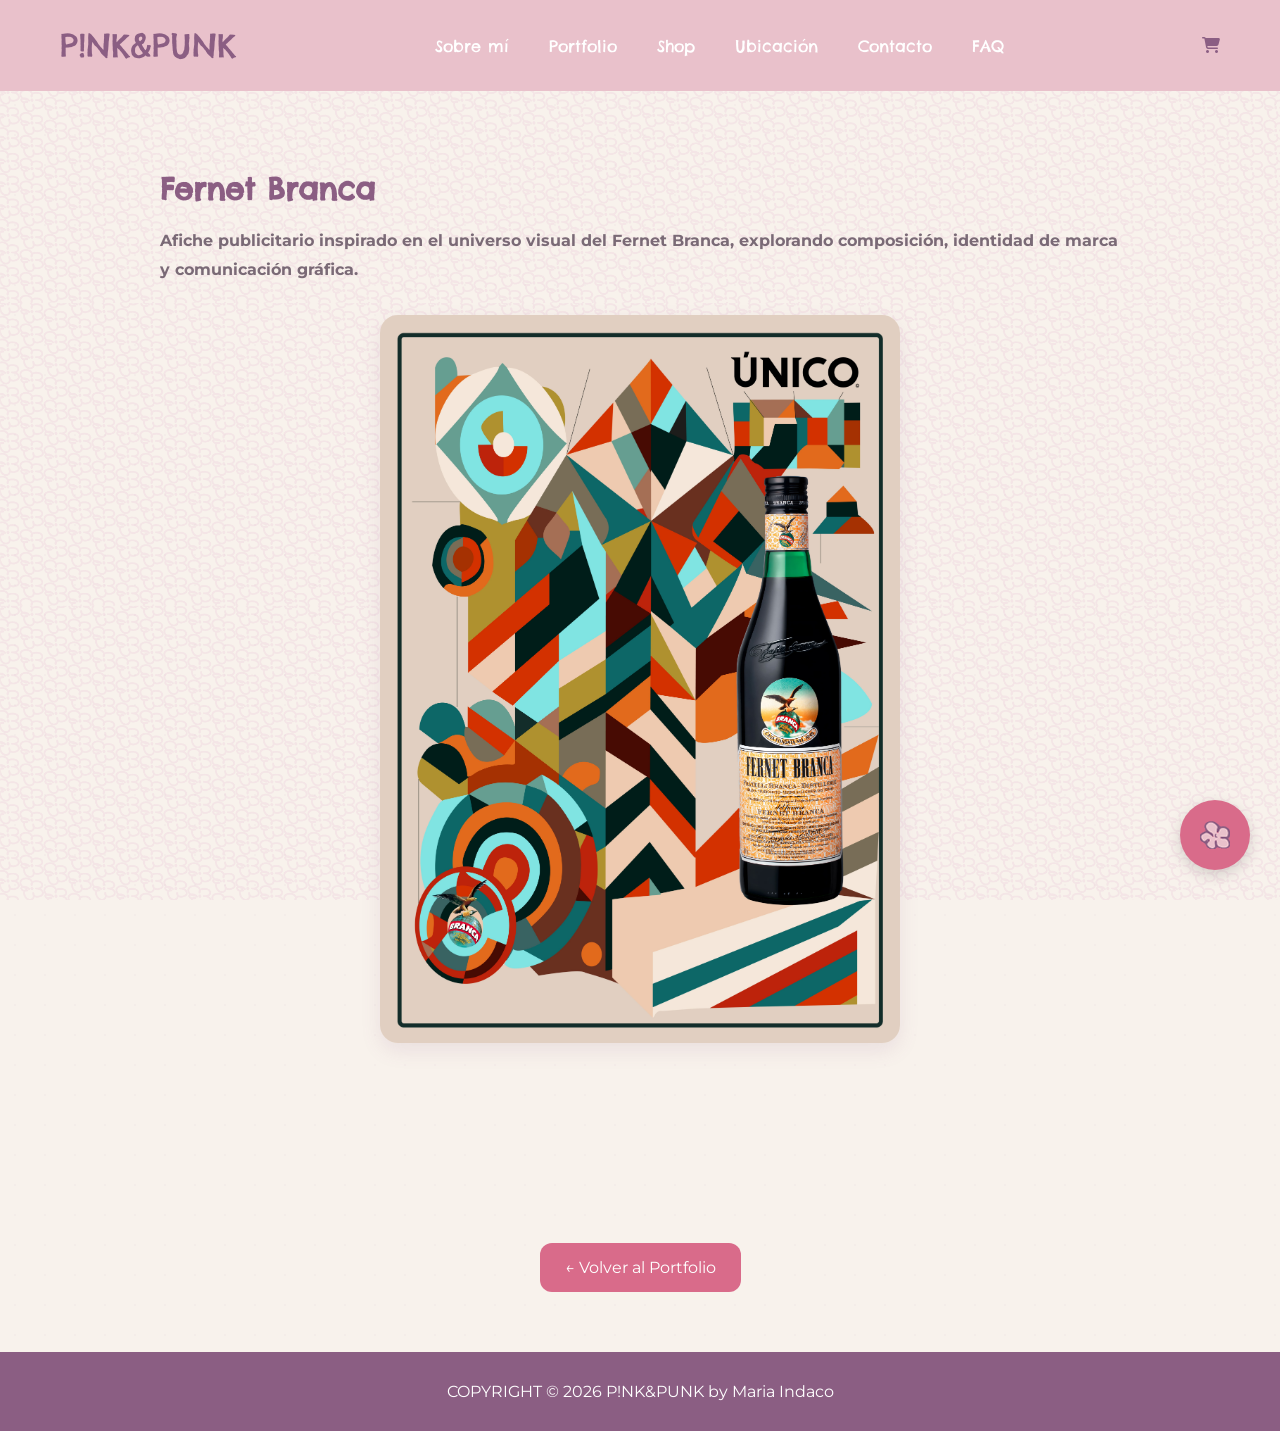
<file: publicidad.html>
<!DOCTYPE html>
<html lang="es">

    <head>

<meta charset="UTF-8">
<meta name="viewport" content="width=device-width, initial-scale=1.0">

<title>Publicidad | P!NK&PUNK</title>

<link rel="stylesheet" href="css/style.css">

<link rel="icon" type="image/png" href="img/favi.png">

<link rel="preconnect" href="https://fonts.googleapis.com">
<link rel="preconnect" href="https://fonts.gstatic.com" crossorigin>

<link href="https://fonts.googleapis.com/css2?family=Chelsea+Market&display=swap" rel="stylesheet">

<link href="https://fonts.googleapis.com/css2?family=Cormorant+Garamond:wght@400;500;600;700&family=Montserrat:wght@300;400;500&display=swap" rel="stylesheet">

<link href="https://fonts.googleapis.com/css2?family=Crafty+Girls&family=Spicy+Rice&display=swap" rel="stylesheet">

<link rel="stylesheet" href="https://cdnjs.cloudflare.com/ajax/libs/font-awesome/6.5.1/css/all.min.css">

</head>

<header>

    <div class="logo">
    <a href="index.html">P!NK&PUNK</a>
</div>

    <div id="menu-toggle" class="menu-toggle">
        ☰

        <script>

const menuToggle = document.getElementById("menu-toggle");
const menu = document.getElementById("menu");

menuToggle.addEventListener("click", () => {
    menu.classList.toggle("active");
});

</script>
    </div>

    <nav id="menu">

        <a href="index.html#sobre-mi">Sobre mí</a>
<a href="portfolio.html">Portfolio</a>
<a href="shop.html">Shop</a>
<a href="index.html#ubicacion">Ubicación</a>
<a href="index.html#contacto">Contacto</a>
<a href="index.html#faq">FAQ</a>
        

    </nav>

    <div class="cart">
    <a href="carrito.html">
        <i class="fa-solid fa-cart-shopping"></i>
    </a>
</div>

</header>

<main>

    <section class="proyectos-editorial">

    <section class="proyecto-detalle">

        <h2>Fernet Branca</h2>

        <p>
            <strong>
            Afiche publicitario inspirado en el universo visual del Fernet Branca,
            explorando composición, identidad de marca y comunicación gráfica.
            </strong>
        </p>

        <img
            class="ilustracion-img"
            src="img/Único Como Tu Percepción Del Mundo..jpg"
            alt="Afiche Fernet Branca">

    </section>

</section>

<div class="volver-portfolio">
    <a href="portfolio.html">← Volver al Portfolio</a>
</div>

<a href="#" class="back-to-top">
    <img src="img/favi.png" alt="Volver arriba">
</a>

<script>
document.addEventListener("DOMContentLoaded", () => {
    const menuToggle = document.getElementById("menu-toggle");
    const menu = document.getElementById("menu");

    menuToggle.addEventListener("click", () => {
        menu.classList.toggle("active");
    });
});
</script>

</main>

<footer>

    <p>
        COPYRIGHT © 2026 P!NK&PUNK by Maria Indaco
    </p>

</footer>
</file>
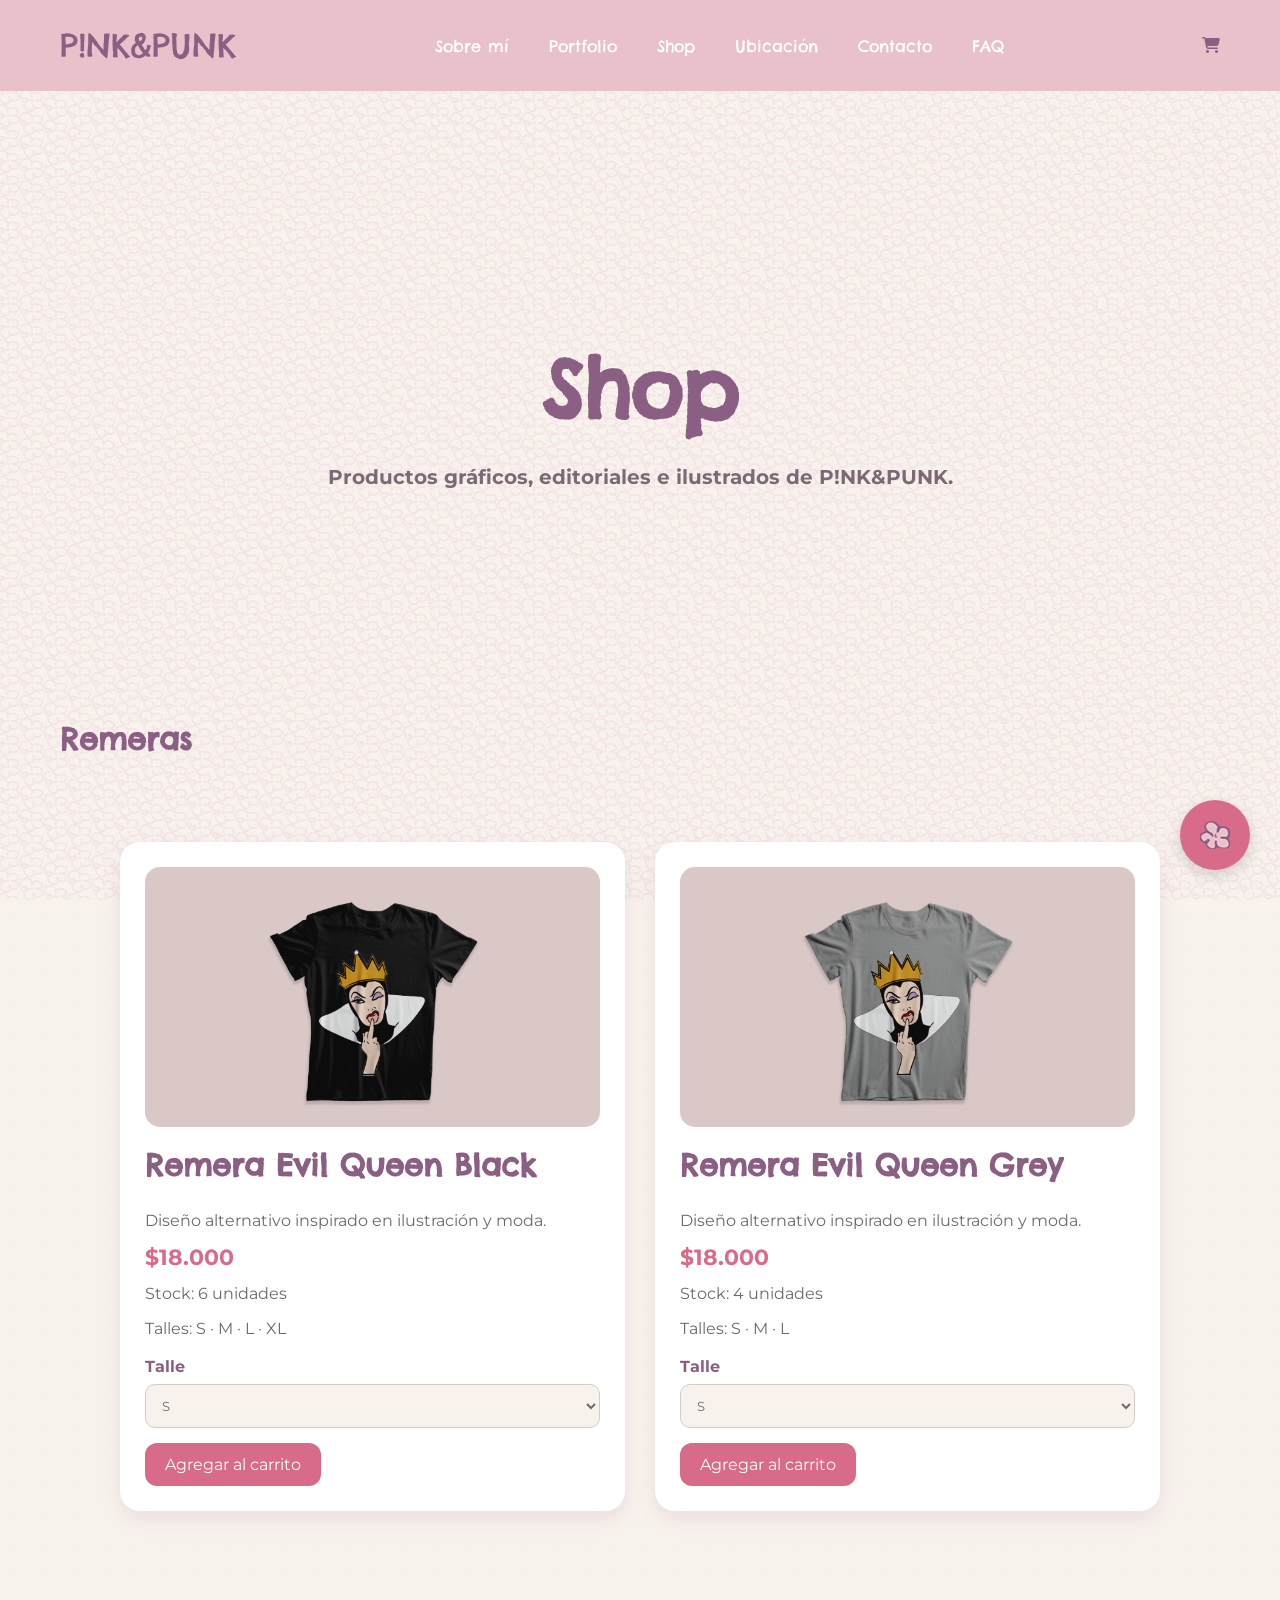
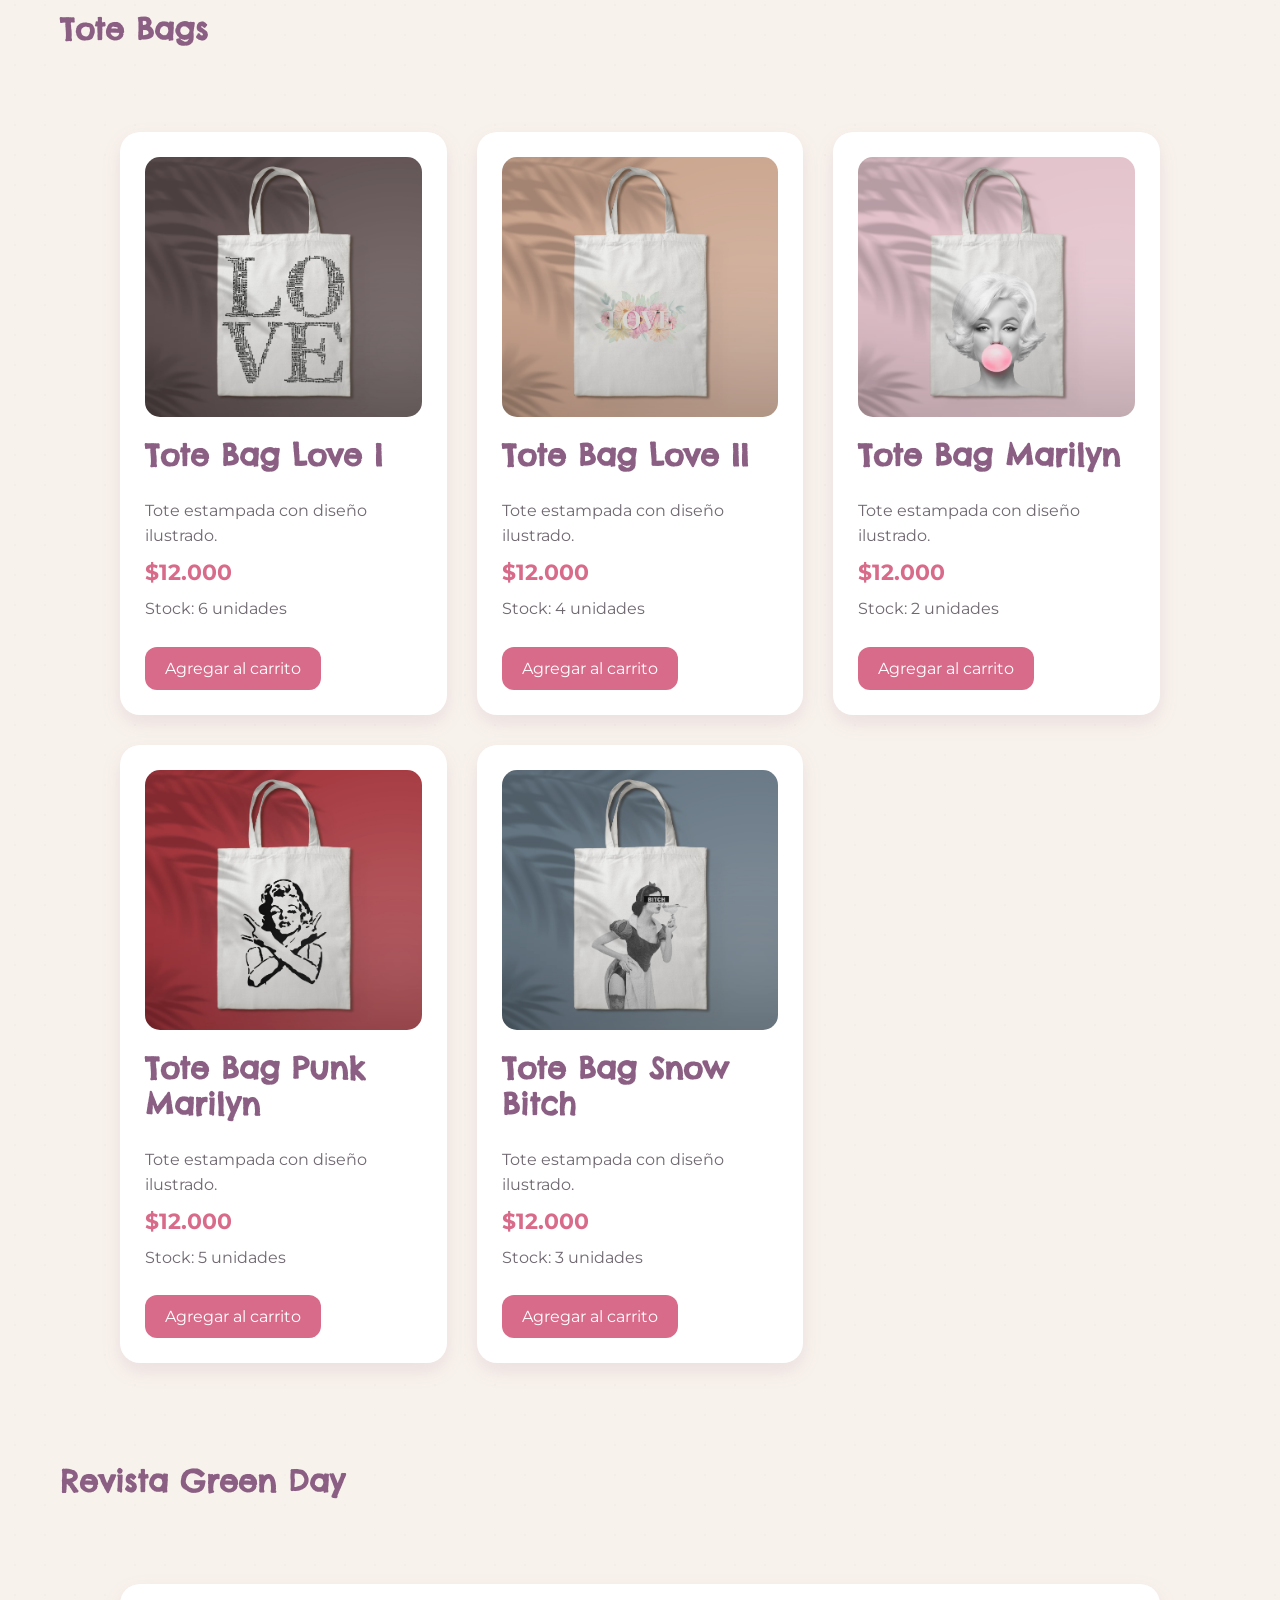
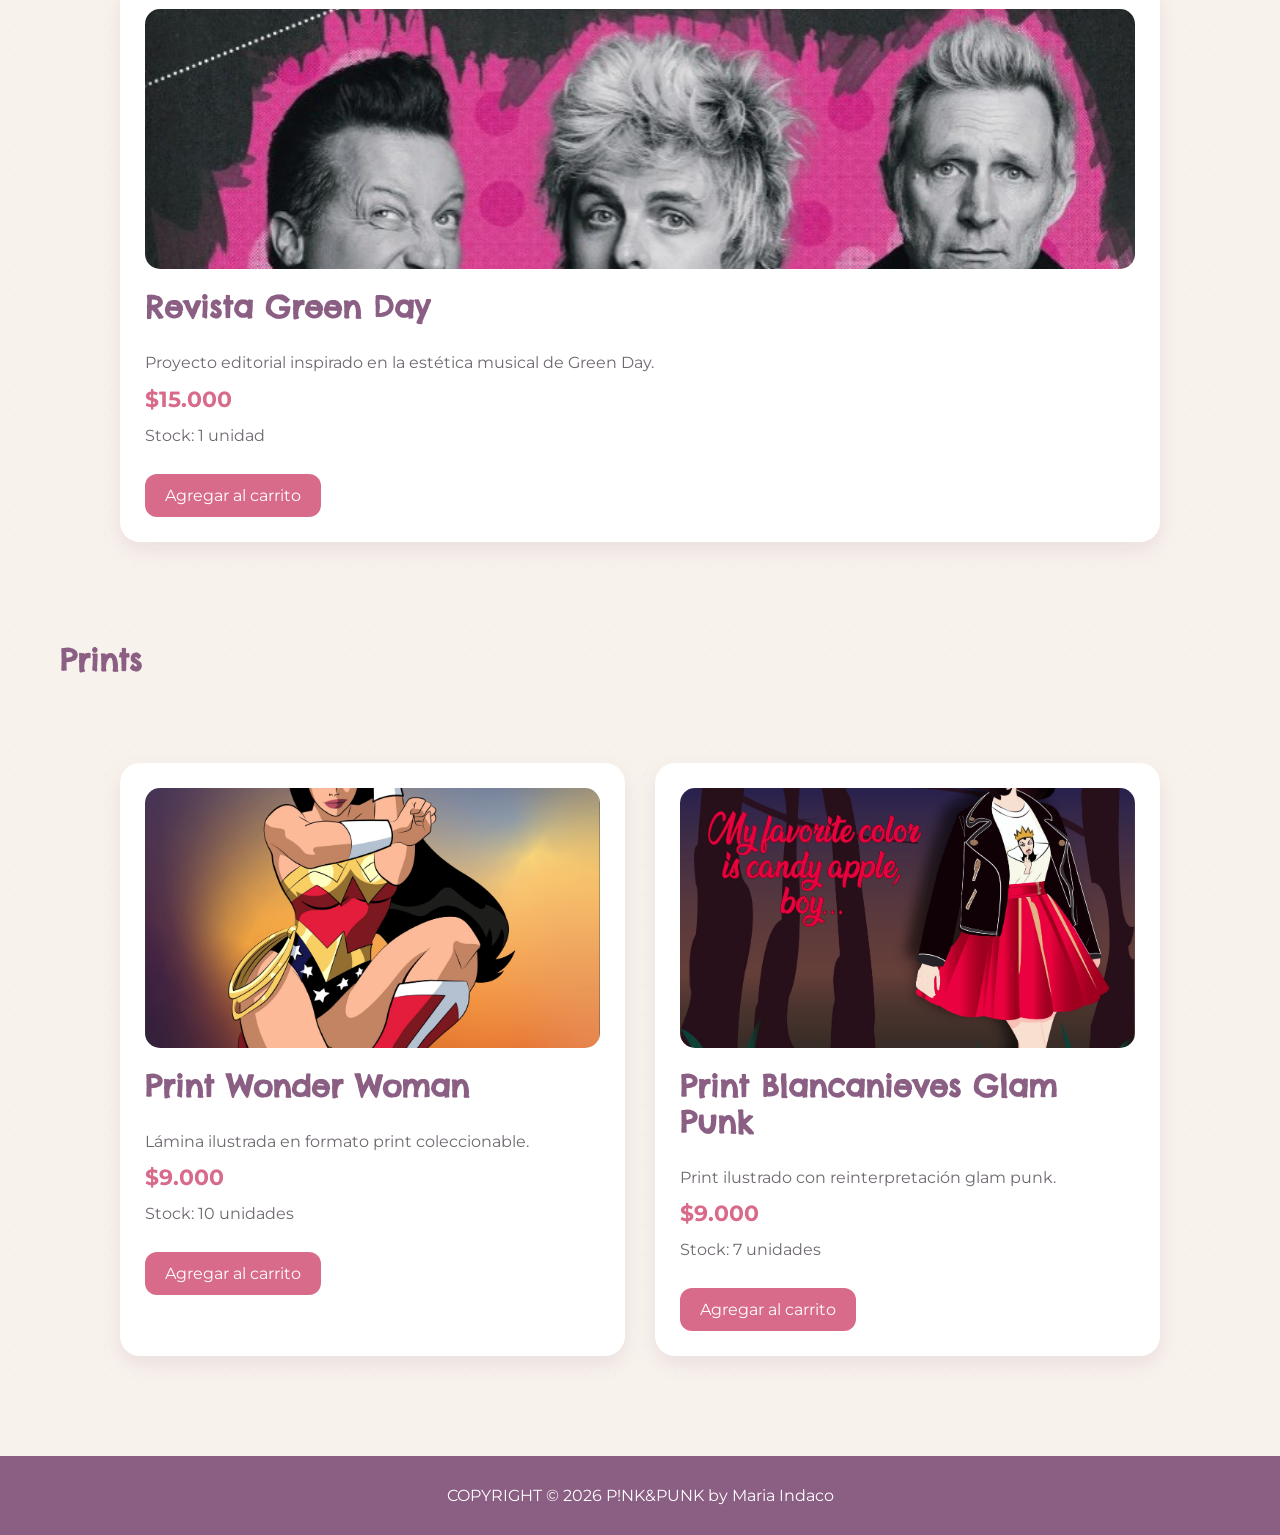
<file: shop.html>
<!DOCTYPE html>
<html lang="es">

<head>
    <meta charset="UTF-8">
    <meta name="viewport" content="width=device-width, initial-scale=1.0">
    <title>Shop | P!NK&PUNK</title>

    <link rel="stylesheet" href="css/style.css">
    <link rel="icon" type="image/png" href="img/favi.png">

    <link rel="preconnect" href="https://fonts.googleapis.com">
    <link rel="preconnect" href="https://fonts.gstatic.com" crossorigin>
    <link href="https://fonts.googleapis.com/css2?family=Chelsea+Market&display=swap" rel="stylesheet">
    <link href="https://fonts.googleapis.com/css2?family=Cormorant+Garamond:wght@400;500;600;700&family=Montserrat:wght@300;400;500&display=swap" rel="stylesheet">
    <link href="https://fonts.googleapis.com/css2?family=Crafty+Girls&family=Spicy+Rice&display=swap" rel="stylesheet">

    <link rel="stylesheet" href="https://cdnjs.cloudflare.com/ajax/libs/font-awesome/6.5.1/css/all.min.css">
</head>

<body id="top">

<header>

    <div class="logo">
        <a href="index.html">P!NK&PUNK</a>
    </div>

    <div id="menu-toggle" class="menu-toggle">
        ☰
    </div>

    <nav id="menu">
        <a href="index.html#sobre-mi">Sobre mí</a>
        <a href="portfolio.html">Portfolio</a>
        <a href="shop.html">Shop</a>
        <a href="index.html#ubicacion">Ubicación</a>
        <a href="index.html#contacto">Contacto</a>
        <a href="index.html#faq">FAQ</a>
    </nav>

    <div class="cart">
    <a href="carrito.html">
        <i class="fa-solid fa-cart-shopping"></i>
    </a>
</div>

</header>

<main>

    <section class="portfolio-hero">

        <h1>Shop</h1>

        <p>
            <strong>Productos gráficos, editoriales e ilustrados de P!NK&PUNK.</strong>
        </p>

    </section>

    <section class="shop-section">

        <h2>Remeras</h2>

        <div class="shop-grid">

            <div class="producto-card">
                <img src="img/Evil Q T-Shirt Black.jpg" alt="Remera Evil Queen Black">
                <h3>Remera Evil Queen Black</h3>
                <p>Diseño alternativo inspirado en ilustración y moda.</p>
                <span>$18.000</span>
                <p>Stock: 6 unidades</p>
                <p>Talles: S · M · L · XL</p>
                <label class="talle-label" for="talle-remera-black">Talle</label>

<select id="talle-remera-black" class="talle-select">
    <option>S</option>
    <option>M</option>
    <option>L</option>
    <option>XL</option>
</select>
                <a href="carrito.html">Agregar al carrito</a>
            </div>

            <div class="producto-card">
                <img src="img/Evil Q T-Shirt Gris.jpg" alt="Remera Evil Queen Grey">
                <h3>Remera Evil Queen Grey</h3>
                <p>Diseño alternativo inspirado en ilustración y moda.</p>
                <span>$18.000</span>
                <p>Stock: 4 unidades</p>
                <p>Talles: S · M · L</p>
                <label class="talle-label" for="talle-remera-grey">Talle</label>

<select id="talle-remera-grey" class="talle-select">
    <option>S</option>
    <option>M</option>
    <option>L</option>
</select>
                <a href="carrito.html">Agregar al carrito</a>
            </div>

        </div>

    </section>

    <section class="shop-section">

        <h2>Tote Bags</h2>

        <div class="shop-grid">

            <div class="producto-card">
                <img src="img/Tote Love 1.jpg" alt="Tote Bag P!NK&PUNK">
                <h3>Tote Bag Love I</h3>
                <p>Tote estampada con diseño ilustrado.</p>
                <span>$12.000</span>
                <p>Stock: 6 unidades</p>
                <a href="carrito.html">Agregar al carrito</a>
            </div>

            <div class="producto-card">
                <img src="img/Tote Love 2.jpg" alt="Tote Bag P!NK&PUNK">
                <h3>Tote Bag Love II</h3>
                <p>Tote estampada con diseño ilustrado.</p>
                <span>$12.000</span>
                <p>Stock: 4 unidades</p>
                <a href="carrito.html">Agregar al carrito</a>
            </div>

            <div class="producto-card">
                <img src="img/Tote Marilyn.jpg" alt="Tote Bag P!NK&PUNK">
                <h3>Tote Bag Marilyn</h3>
                <p>Tote estampada con diseño ilustrado.</p>
                <span>$12.000</span>
                <p>Stock: 2 unidades</p>
                <a href="carrito.html">Agregar al carrito</a>
            </div>

            <div class="producto-card">
                <img src="img/Tote Punk Marilyn.jpg" alt="Tote Bag P!NK&PUNK">
                <h3>Tote Bag Punk Marilyn</h3>
                <p>Tote estampada con diseño ilustrado.</p>
                <span>$12.000</span>
                <p>Stock: 5 unidades</p>
                <a href="carrito.html">Agregar al carrito</a>
            </div>

            <div class="producto-card">
                <img src="img/Tote Snow Bitch.jpg" alt="Tote Bag P!NK&PUNK">
                <h3>Tote Bag Snow Bitch</h3>
                <p>Tote estampada con diseño ilustrado.</p>
                <span>$12.000</span>
                <p>Stock: 3 unidades</p>
                <a href="carrito.html">Agregar al carrito</a>
            </div>
        </div>

    </section>

    <section class="shop-section">

        <h2>Revista Green Day</h2>

        <div class="shop-grid">

            <div class="producto-card">
                <img src="img/GD.jpeg" alt="Revista Green Day">
                <h3>Revista Green Day</h3>
                <p>Proyecto editorial inspirado en la estética musical de Green Day.</p>
                <span>$15.000</span>
                <p>Stock: 1 unidad</p>
                <a href="carrito.html">Agregar al carrito</a>
            </div>

        </div>

    </section>

    <section class="shop-section">

        <h2>Prints</h2>

        <div class="shop-grid">

            <div class="producto-card">
                <img src="img/proyecto1.jpg" alt="Print Wonder Woman">
                <h3>Print Wonder Woman</h3>
                <p>Lámina ilustrada en formato print coleccionable.</p>
                <span>$9.000</span>
                <p>Stock: 10 unidades</p>
                <a href="carrito.html">Agregar al carrito</a>
            </div>

            <div class="producto-card">
                <img src="img/SnowhitePunkGlam.jpg" alt="Print Blancanieves Glam Punk">
                <h3>Print Blancanieves Glam Punk</h3>
                <p>Print ilustrado con reinterpretación glam punk.</p>
                <span>$9.000</span>
                <p>Stock: 7 unidades</p>
                <a href="carrito.html">Agregar al carrito</a>
            </div>

        </div>

    </section>

</main>

<a href="#top" class="back-to-top">
    <img src="img/favi.png" alt="Volver arriba">
</a>

<footer>
    <p>
        COPYRIGHT © 2026 P!NK&PUNK by Maria Indaco
    </p>
</footer>

<script>
document.addEventListener("DOMContentLoaded", () => {
    const menuToggle = document.getElementById("menu-toggle");
    const menu = document.getElementById("menu");

    menuToggle.addEventListener("click", () => {
        menu.classList.toggle("active");
    });
});
</script>

</body>
</html>
</file>
<file: css/style.css>
html{
    scroll-behavior: smooth;
}

html,
body{
    overflow-x:hidden;
    color:#6F6870;
}

*{
    margin:0;
    padding:0;
    box-sizing:border-box;
}
img{
    max-width:100%;
    display:block;
}
    body{
    font-family:'Montserrat', sans-serif;

    background:#F8F2EC;

    background-image:
        radial-gradient(
            rgba(139,94,131,0.03) 1px,
            transparent 1px
        );

    background-size:30px 30px;
}
body::before{
    content:"";

    position:fixed;

    inset:0;

    background:url("../img/florcitas.png");

    background-size:430px;

    opacity: 0.17;

    pointer-events:none;

    z-index:-1;
}

h1{
    font-family:'Cormorant Garamond', serif;

}

header{
    display:flex;
    justify-content:space-between;
    align-items:center;

    padding:25px 60px;

    background:#E9C1CB;

    min-height:80px;
}


.logo{
    color:#8B5E83;
    font-family:'Chelsea Market', cursive;
    font-size:32px;
}

.logo a{
    text-decoration:none;
    color:#8B5E83;
}
.back-to-top{
    position:fixed;

    bottom:30px;
    right:30px;

    width:50px;
    height:50px;

    display:flex;
    justify-content:center;
    align-items:center;

    background:#D96B8A;

    color:white;

    text-decoration:none;

    border-radius:50%;

    font-size:24px;

    box-shadow:0 5px 15px rgba(0,0,0,.15);

    transition:.3s;

    z-index:999;
}

.back-to-top:hover{
    transform:scale(1.1) rotate(15deg);
}

nav a{
    color:#6B4A7E;
    text-decoration:none;
    font-family:'Chelsea Market', cursive;
}


nav{
    display:flex;
    gap:40px;
}

nav a{
    text-decoration:none;
    color:white;
}

nav a:hover{
    color:#D96B8A;
    transition:0.3s;
}
.cart a{
    color:#8B5E83;
    text-decoration:none;
}

.cart a:hover{
    color:#D96B8A;
}

.hero{
    min-height: 90vh;

    display: flex;
    justify-content: center;
    align-items: center;

    gap: 80px;

    padding: 80px;
}

.hero-text p,
#sobre-mi p,

.spotify p{
    font-size:20px;
    line-height:1.8;
}

.hero-text h1{
    font-family: 'Chelsea Market', cursive;

    font-size: 80px;

    line-height: 0.9;

    margin-bottom: 15px;

    color: #8B5E83;
}

section h2{
    font-family:'Chelsea Market', cursive;
    color:#8B5E83;

    font-size:42px;

    margin-bottom:25px;
}

section h3{
    font-family:'Chelsea Market', cursive;
    color:#8B5E83;

    font-size:42px;

    margin-bottom:25px;
}

.hero-text p{
    font-size: 18px;
    margin-bottom: 35px;
}

.hero img{
    width:350px;
    height:350px;

    object-fit: cover;

    border-radius:50%;

    border:8px solid #D96B8A;

    box-shadow:
        0 0 0 8px rgba(233,193,203,.4),
        0 15px 35px rgba(139,94,131,.2);
}

.hero-buttons{
    display:flex;
    flex-direction:row;
    gap:20px;
    justify-content:flex-start;
}

.hero-buttons a{
    display:flex;
    justify-content:center;
    align-items:center;
    gap:20px;
    margin-top:30px;

    width:220px;
    padding:15px 25px;

    background:#D96B8A;
    color:white;

    text-decoration:none;

    border-radius:12px;

    transition:.3s;
}

.hero-buttons a:hover{
    transform:translateY(-3px);

    background:#8B5E83;
}

.intro-frase{
    text-align:center;

    padding:40px 20px;

    max-width:900px;

    margin:0 auto;
}

.intro-frase p{
    font-size:24px;

    line-height:1.6;

    color:#8B5E83;

    font-style:italic;
}

.spotify{
    width:100%;
}

.spotify p{
    margin-bottom:60px;
}

.spotify iframe{
    border-radius:20px;

    box-shadow:
        0 10px 30px rgba(139,94,131,.15);
}

section{
    padding:100px 60px;
}
.mapa{
    margin-top:30px;

    border-radius:20px;

    overflow:hidden;

    box-shadow:0 8px 20px rgba(0,0,0,.1);
}

.mapa iframe{
    width:100%;
    height:400px;
    border:none;
}

.faq-box{
    padding-top:50px;
}

.faq-item{
    margin-bottom:15px;

    background:white;

    border-radius:12px;

    padding:15px 20px;

    box-shadow:0 4px 10px rgba(0,0,0,.05);
}

.faq-item summary{
    cursor:pointer;

    font-weight:bold;

    color:#8B5E83;

    list-style:none;
}

.faq-item p{
    margin-top:15px;

    line-height:1.6;
}

.faq-item summary::after{
    content:"+";

    float:right;

    color:#D96B8A;

    font-size:22px;
}

.faq-item[open] summary::after{
    content:"−";
}

footer{
    background:#8B5E83;
    color:white;
    text-align:center;
    padding:30px;
}

.menu-toggle{
    display:none;

    .hero-image{
    display:flex;
    justify-content:center;
    align-items:center;
}

.hero-image img{
    width:220px;
    height:220px;
    object-fit:cover;
    border-radius:50%;
    flex-shrink:0;
}

}

/* FORMULARIO */

form{
    display:flex;
    flex-direction:column;
    gap:15px;
}

input,
textarea{
    width:100%;
    padding:15px;

    border:1px solid #D9C9C4;
    border-radius:10px;

    font-family:'Montserrat', sans-serif;
}

textarea{
    min-height:150px;
}

button{
    width:200px;

    padding:15px;

    background:#D96B8A;
    color:white;

    border:none;
    border-radius:12px;

    cursor:pointer;

    
}

.portfolio-hero{
    min-height:70vh;

    display:flex;
    flex-direction:column;

    justify-content:center;
    align-items:center;

    text-align:center;

    padding:40px 60px 20px;
}



.portfolio-hero h1{
    font-family:'Chelsea Market', cursive;

    font-size:80px;

    color:#8B5E83;

    margin-bottom:20px;
}

.portfolio-hero p{
    max-width:700px;

    font-size:20px;

    line-height:1.8;

    color:#7A6A76;
}

.portfolio-categorias{
    display:grid;

    grid-template-columns:
    repeat(2,1fr);

    gap:30px;

    padding:60px;

    max-width:1200px;

    margin:0 auto;
}

.volver-portfolio{
    text-align:center;
    margin:60px 0;
}

.volver-portfolio a{
    display:inline-block;
    padding:15px 25px;

    background:#D96B8A;
    color:white;

    text-decoration:none;

    border-radius:12px;

    transition:.3s;
}

.volver-portfolio a:hover{
    background:#8B5E83;
}

.categoria-card{
    background:white;

    padding:40px;

    border-radius:20px;

    text-decoration:none;

    color:inherit;

    box-shadow:0 8px 20px rgba(139,94,131,.12);

    transition:.3s;
}

.categoria-card:hover{
    transform:translateY(-8px);

    box-shadow:0 15px 30px rgba(139,94,131,.18);
}

.categoria-card h2{
    margin-bottom:15px;

    font-size:32px;
}

.categoria-card p{
    color:#7A6A76;

    line-height:1.6;
}

.proyectos-grid{
    display:grid;

    grid-template-columns:
    repeat(auto-fit,minmax(280px,1fr));

    gap:30px;

    padding:60px;
}

.proyecto-card{
    background:white;

    border-radius:20px;

    padding:30px;

    box-shadow:
    0 8px 20px rgba(139,94,131,.12);

    transition:.3s;
}

.proyecto-card:hover{
    transform:translateY(-5px);
}


.proyecto-card:hover{
    transform:translateY(-5px);
}

.proyecto-card img{
    width:100%;

    height:250px;

    object-fit:cover;
}

.proyecto-card h2{
    padding:20px 20px 10px;

    color:#8B5E83;
}

.proyecto-card p{
    padding:0 20px 20px;

    color:#7A6A76;

    line-height:1.6;
}

.proyecto-detalle{
    padding:20px 60px 40px;
}

.proyecto-detalle h2{
    margin-bottom:20px;
}

.proyecto-detalle p{
    margin-bottom:30px;
    color:#7A6A76;
    line-height:1.8;
}

.proyectos-editorial{
    max-width:1200px;
    margin:0 auto;
    padding:60px;
}

.galeria-editorial{
    display:grid;

    grid-template-columns:
    repeat(2,1fr);

    gap:20px;

    max-width:1200px;

    margin:0 auto 30px auto;
}

.galeria-editorial img{
    width:100%;

    max-width:900px;

    margin:0 auto;

    height:auto;

    border-radius:15px;
}

.galeria-editorial img:hover{
    transform:scale(1.02);
}

.ilustracion-img{
    width:100%;
    max-width:520px;
    height:auto;

    display:block;
    margin:0 auto 40px auto;

    border-radius:18px;

    box-shadow:0 8px 20px rgba(139,94,131,.12);
}
.btn-proyecto{
    display:inline-block;

    padding:15px 25px;

    background:#D96B8A;

    color:white;

    text-decoration:none;

    border-radius:12px;

    transition:.3s;
}

.btn-proyecto:hover{
    background:#8B5E83;
}

.revista-online{
    max-width:900px;

    margin:0 auto;
}

.revista-online img{
    width:100%;

    max-width:900px;

    margin:0 auto 20px auto;

    display:block;

    border-radius:15px;
}

.shop-grid{
    display:grid;
    grid-template-columns:repeat(auto-fit,minmax(260px,1fr));
    gap:30px;
    padding:60px;
    max-width:1200px;
    margin:0 auto;
    
}

.shop-section{
    padding:0 60px 40px;
}

.producto-card{
    background:white;
    border-radius:20px;
    padding:25px;
    box-shadow:0 8px 20px rgba(139,94,131,.12);
    transition:.3s;
}

.producto-card:hover{
    transform:translateY(-5px);
}

.producto-card img{
    width:100%;
    height:260px;
    object-fit:cover;
    border-radius:15px;
    margin-bottom:20px;
}

.producto-card h2{
    color:#8B5E83;
    margin-bottom:10px;
}

.producto-card p{
    margin-bottom:10px;
    line-height:1.6;
}

.producto-card span{
    display:block;
    font-weight:bold;
    color:#D96B8A;
    font-size:22px;
    margin-bottom:10px;
}

.producto-card a{
    display:inline-block;
    margin-top:15px;
    padding:12px 20px;
    background:#D96B8A;
    color:white;
    text-decoration:none;
    border-radius:12px;
}

.producto-card a:hover{
    background:#8B5E83;
}

.carrito-section{
    display:grid;
    grid-template-columns:2fr 1fr;
    gap:40px;
    max-width:1200px;
    margin:0 auto;
    padding:60px;
}

.carrito-lista,
.carrito-resumen{
    background:white;
    border-radius:20px;
    padding:30px;
    box-shadow:0 8px 20px rgba(139,94,131,.12);
}

.carrito-item{
    display:grid;
    grid-template-columns:120px 1fr auto;
    gap:20px;
    align-items:center;
    padding:20px 0;
    border-bottom:1px solid rgba(139,94,131,.2);
}

.carrito-item:last-child{
    border-bottom:none;
}

.carrito-item img{
    width:120px;
    height:120px;
    object-fit:cover;
    border-radius:15px;
}

.carrito-item h2,
.carrito-resumen h2{
    color:#8B5E83;
    margin-bottom:10px;
}

.talle-label{
    display:block;
    margin-top:15px;
    margin-bottom:8px;
    color:#8B5E83;
    font-weight:bold;
}

.talle-select{
    width:100%;
    padding:12px;
    border:1px solid #D9C9C4;
    border-radius:10px;
    font-family:'Montserrat', sans-serif;
    background:#F8F2EC;
    color:#6F6870;
}

.resumen-linea{
    display:flex;
    justify-content:space-between;
    margin:20px 0;
}

.total{
    font-size:22px;
    color:#8B5E83;
    border-top:1px solid rgba(139,94,131,.2);
    padding-top:20px;
}

.checkout-section{
    max-width:800px;
    margin:0 auto;
    padding:60px;
}

.checkout-form{
    background:white;
    border-radius:20px;
    padding:40px;
    box-shadow:0 8px 20px rgba(139,94,131,.12);
}

.checkout-form label{
    color:#8B5E83;
    font-weight:bold;
}

.checkout-form .btn-proyecto{
    margin-top:20px;
    width:fit-content;
}

.pago-section{
    display:grid;
    grid-template-columns:1.4fr .8fr;
    gap:30px;

    max-width:850px;
    margin:0 auto;

    padding:30px 60px 60px;
}

.pago-box,
.pago-resumen{
    background:white;
    border-radius:20px;
    padding:30px;
    box-shadow:0 8px 20px rgba(139,94,131,.12);
}

.pago-box h2,
.pago-resumen h2{
    color:#8B5E83;
    margin-bottom:25px;
}

.metodos-pago{
    display:grid;
    grid-template-columns:repeat(2, 1fr);
    gap:15px;
    margin-bottom:30px;
}

.metodos-pago label{
    display:flex;
    align-items:center;
    justify-content:flex-start;
    gap:12px;

    background:#F8F2EC;

    padding:15px 18px;

    border-radius:12px;

    cursor:pointer;
}

.pago-box .metodos-pago{
    display:grid;
    grid-template-columns:repeat(2, 1fr);
    gap:15px;
    margin-bottom:30px;
}

.pago-box .metodos-pago label{
    display:flex;
    align-items:center;
    justify-content:flex-start;
    gap:12px;

    background:#F8F2EC;
    padding:15px 18px;
    border-radius:12px;

    cursor:pointer;
    text-align:left;
}

.pago-box .metodos-pago input{
    width:auto;
    margin:0;
}

.mensaje-error{
    color:#D96B8A;
    font-size:14px;
    margin-top:-8px;
    margin-bottom:15px;
}
.input-error{
    border:2px solid #D96B8A !important;
} 

.pedidos-section{
    display:grid;
    grid-template-columns:2fr 1fr;

    gap:30px;

    max-width:1100px;

    margin:0 auto;

    padding:40px 60px 60px;
}

.pedido-confirmado,
.historial-pedidos{
    background:white;

    border-radius:20px;

    padding:30px;

    box-shadow:0 8px 20px rgba(139,94,131,.12);
}

.pedido-confirmado h2,
.historial-pedidos h2{
    color:#8B5E83;

    margin-bottom:20px;
}

.pedido-confirmado ul{
    margin:20px 0 20px 20px;
}

.pedido-total{
    margin-top:25px;

    font-size:22px;

    color:#D96B8A;

    font-weight:bold;
}

.pedido-item{
    display:flex;

    justify-content:space-between;

    padding:15px 0;

    border-bottom:1px solid rgba(139,94,131,.15);
}

.pedido-item:last-child{
    border-bottom:none;
}

.seguir-comprando{
    display:block;

    width:fit-content;

    margin:25px auto 0 auto;
}

.back-to-top{
    position:fixed;

    bottom:30px;
    right:30px;

    width:60px;
    height:60px;

    display:flex;
    justify-content:center;
    align-items:center;

    z-index:1000;

    transition:.3s;
}

.back-to-top:hover{
    transform:scale(1.1);
}

.back-to-top{
    width:70px;
    height:70px;
}

@media (max-width:768px){

    header{
        display:flex;
        justify-content:space-between;
        align-items:center;
        flex-wrap:wrap;
        position:relative;

    }


    .menu-toggle{
        display:block;
        font-size:30px;
        cursor:pointer;
        color:#8B5E83;
    }

    nav{
        display:none;
    }

    nav.active{
    display:flex;
    flex-direction:column;

    position:absolute;
    top:100%;
    left:0;

    width:100%;

    background:#E9C1CB;

    padding:20px;

    z-index:1000;
}


    .hero{
    flex-direction:column-reverse;
        align-items:center;
        justify-content:center;
        text-align:center;

        padding:40px 20px;
    }

    .hero-text{
        width:100%;
        max-width:100%;
        margin:0 auto;
        text-align:center;
    }

    .hero img{
    width:180px;
    height:180px;
}

    .hero-text h1{
        font-size:40px;
    }

    .hero-text h2{
        font-size:18px;
    }

    .hero-buttons{
    flex-direction:column;
    align-items:center;
}

.contacto-faq{
    display:flex;
    flex-direction:column;
    gap:30px;
}

.portfolio-categorias{
        grid-template-columns:1fr;
    }

    .ilustracion-img{
        max-width:100%;
    }

    .portfolio-hero h1{
    font-size:30px;
    line-height:1.2;
}

   .portfolio-hero{
        min-height:auto;

        padding:40px 20px 20px;
    }

    .portfolio-hero h1{
        font-size:42px;
        line-height:1.1;
        text-align:left;
    }

    .portfolio-hero p,
    .proyecto-detalle p{
        text-align:left;
        font-size:18px;
        line-height:1.7;
    }

    .proyecto-detalle{
    padding:10px 20px 30px;
}

    .ilustracion-img{
        max-width:100%;
        width:100%;
    }

    .galeria-editorial{
        grid-template-columns:1fr;
    }

    .galeria-editorial img{
        width:100%;
        max-width:100%;
    }
}
    section h2,
    section h3{
        font-size:30px;
        line-height:1.2;
    }

    .categoria-card h2{
        font-size:28px;
    }

.carrito-section{
        grid-template-columns:1fr;
        padding:30px 20px;
    }

    .carrito-item{
        grid-template-columns:1fr;
        text-align:left;
    }

    .carrito-item img{
    width:100px !important;
    height:100px !important;

    object-fit:cover;

    border-radius:15px;

    flex-shrink:0;
}

    .checkout-section{
        padding:30px 20px;
    }

    .checkout-form{
        padding:25px;
    }

.pago-section{
        grid-template-columns:1fr;
        padding:30px 20px;
    }

    .metodos-pago{
        grid-template-columns:1fr;
    }

     .pago-box .metodos-pago{
        grid-template-columns:1fr;
    }

    .pedidos-section{
        grid-template-columns:1fr;

        padding:30px 20px;
    }
</file>
